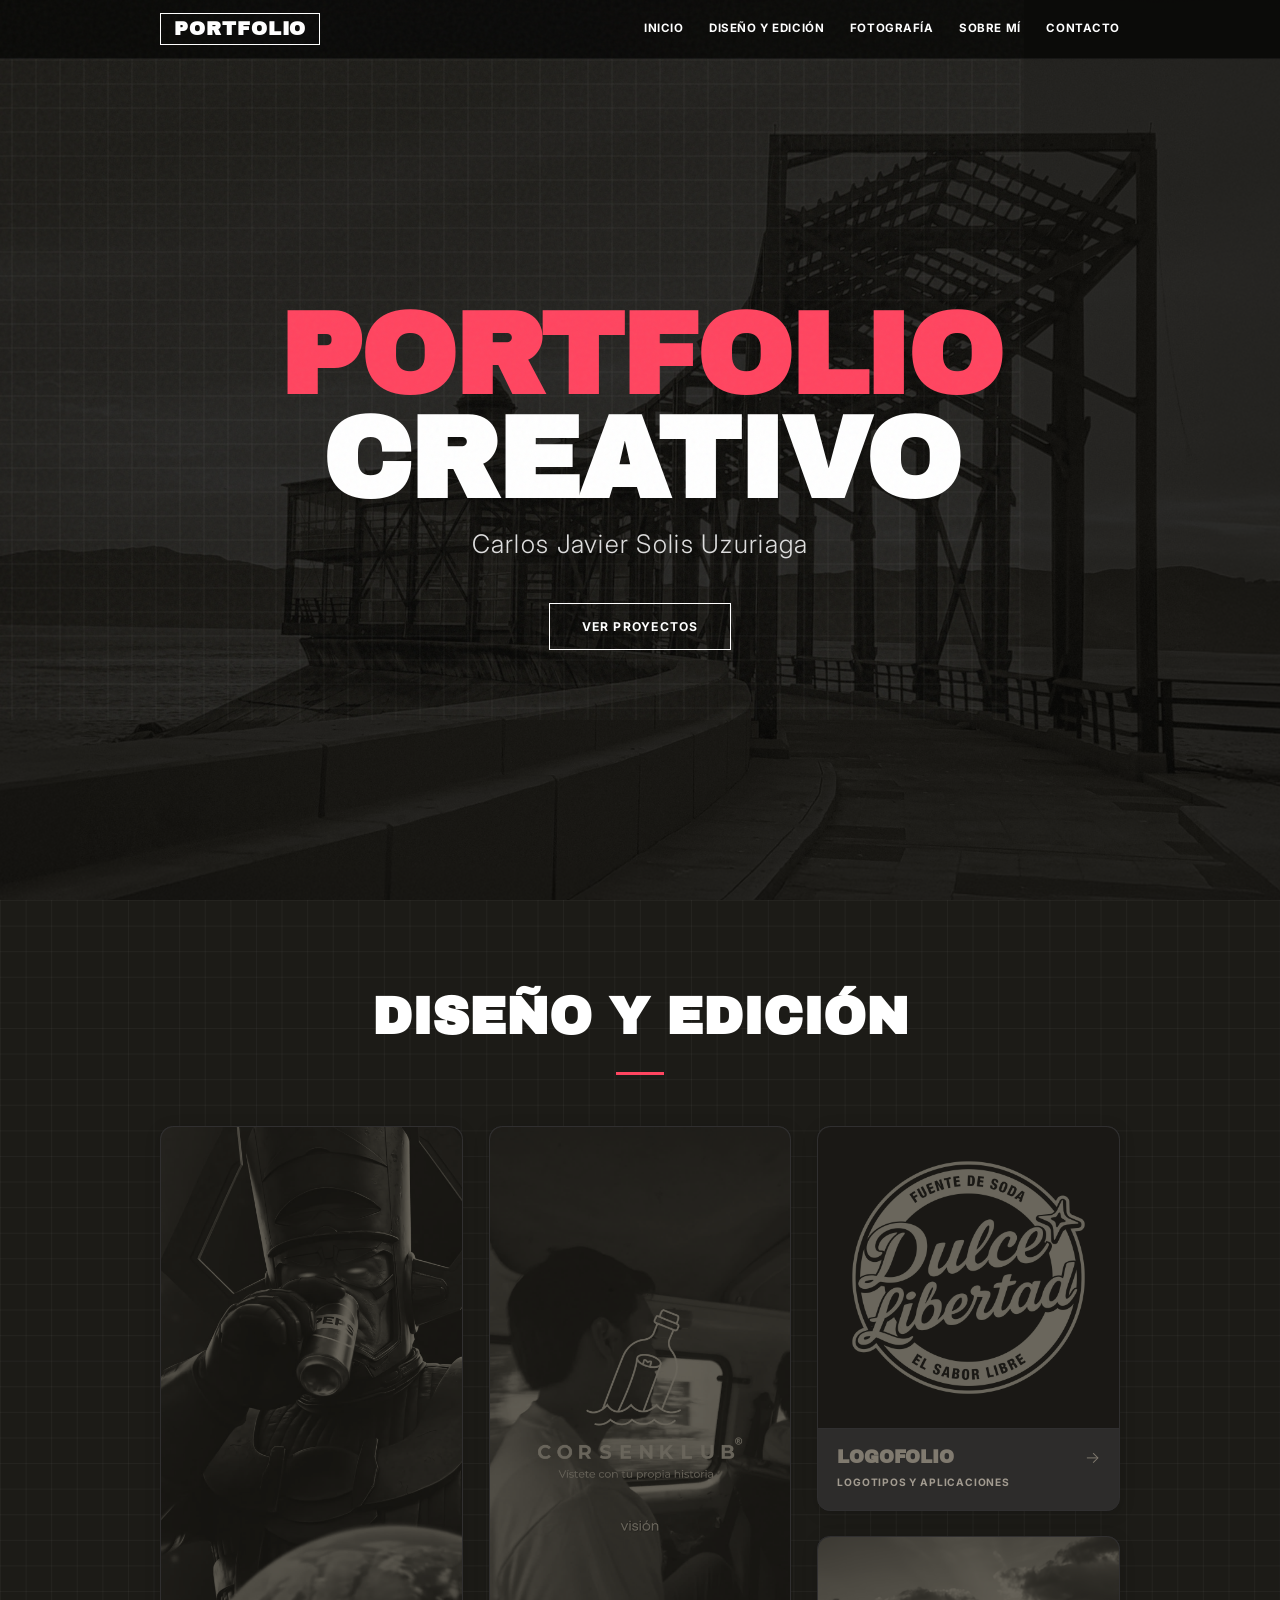
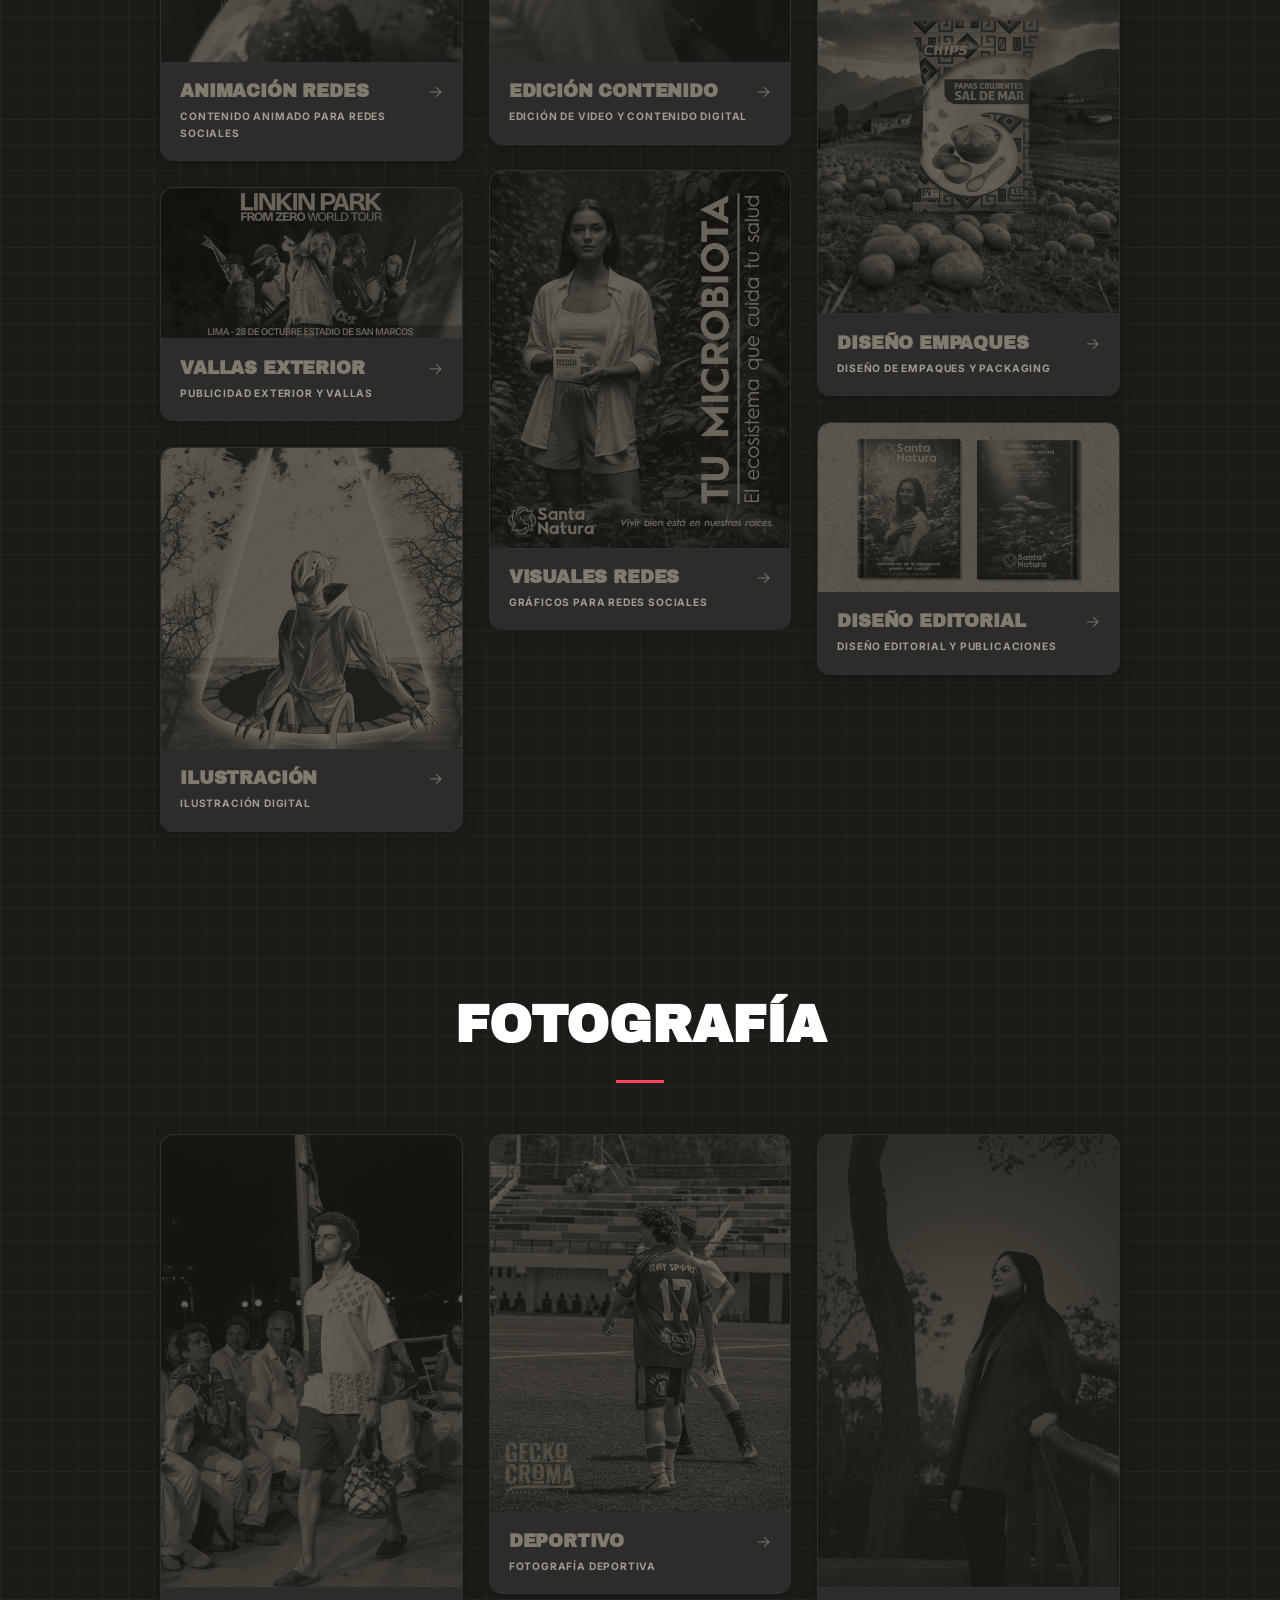
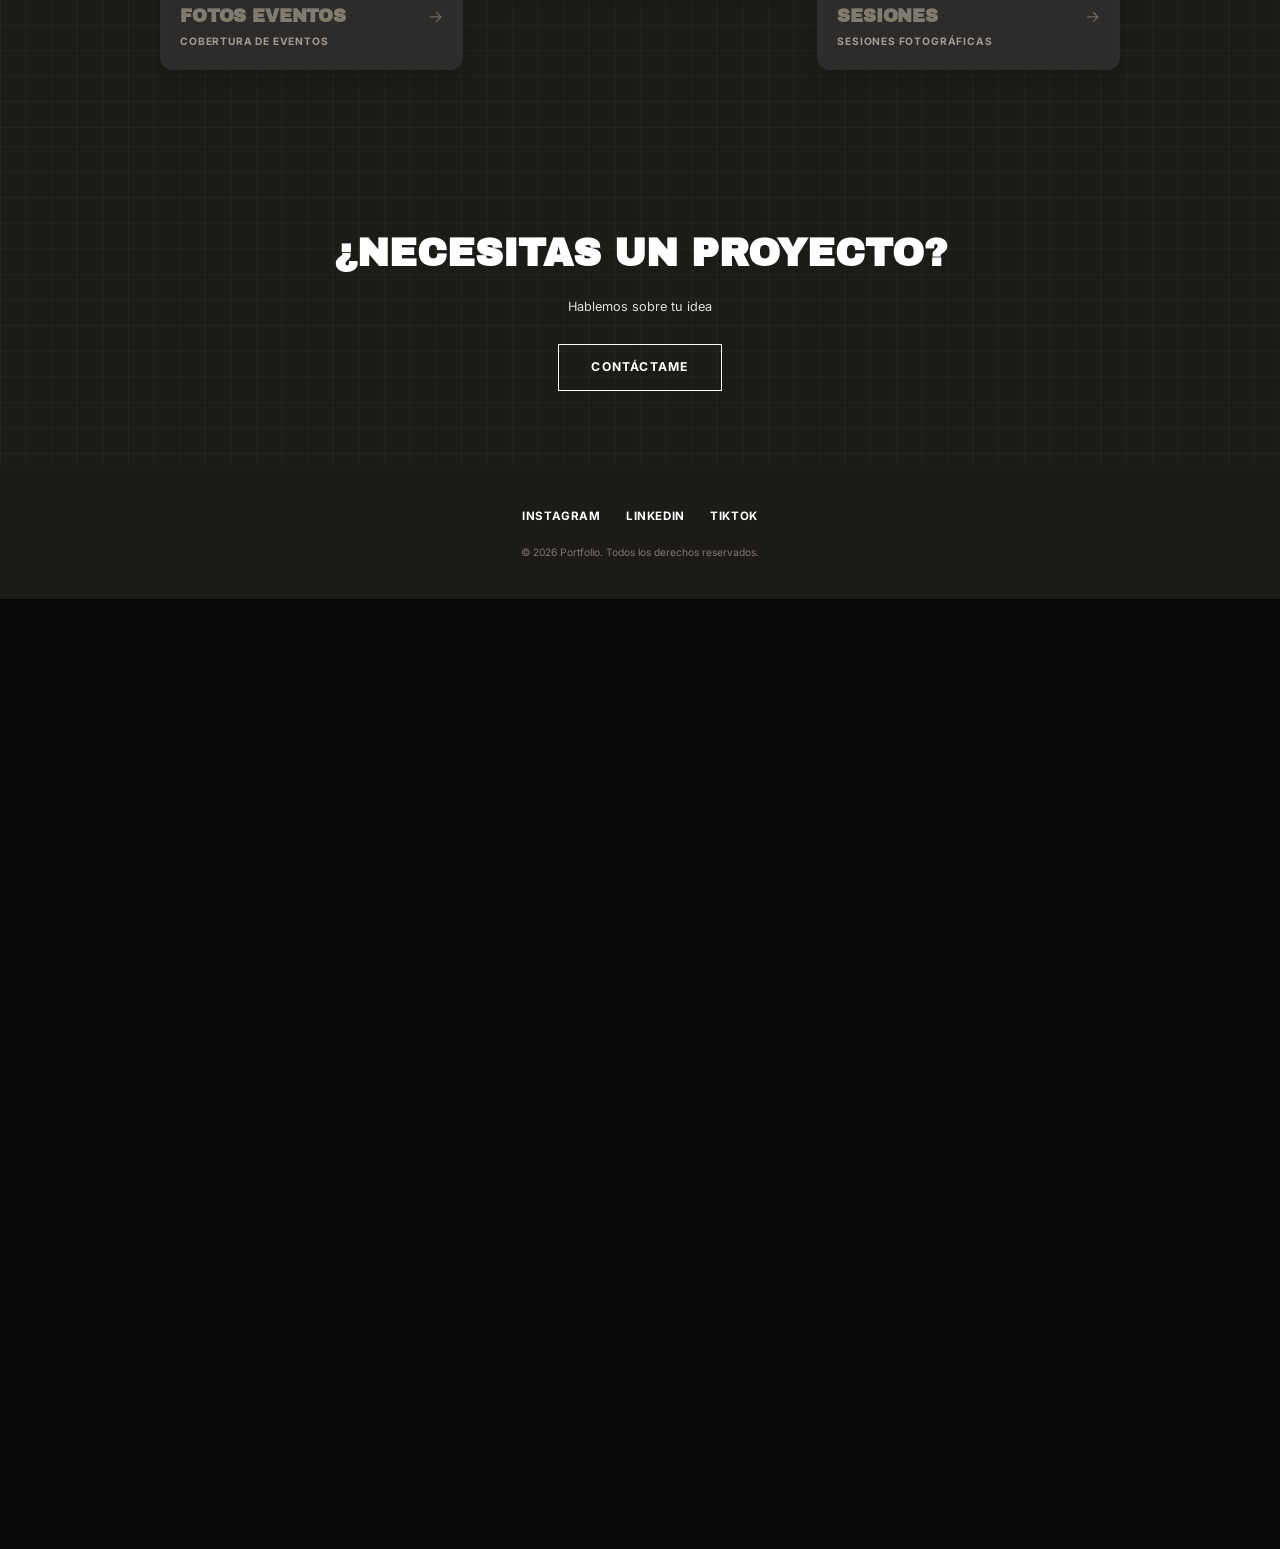
<file: index.html>
<!DOCTYPE html>
<html lang="es">
<head>
    <!-- Google Tag Manager -->
    <script>(function(w,d,s,l,i){w[l]=w[l]||[];w[l].push({'gtm.start':
    new Date().getTime(),event:'gtm.js'});var f=d.getElementsByTagName(s)[0],
    j=d.createElement(s),dl=l!='dataLayer'?'&l='+l:'';j.async=true;j.src=
    'https://www.googletagmanager.com/gtm.js?id='+i+dl;f.parentNode.insertBefore(j,f);
    })(window,document,'script','dataLayer','GTM-T3JWBS7L');</script>
    <!-- End Google Tag Manager -->
    <meta charset="UTF-8">
    <meta name="viewport" content="width=device-width, initial-scale=1.0">
    <title>Carlos Solis Uzuriaga | Portfolio de Diseño y Edición</title>

    <!-- Primary Meta Tags -->
    <meta name="title" content="Carlos Solis Uzuriaga | Portfolio de Diseño y Edición">
    <meta name="description" content="Portfolio creativo de Carlos Solis Uzuriaga. Servicios de diseño gráfico, edición de video, fotografía y motion graphics en Lima, Perú. Explora mis proyectos y contáctame.">
    <meta name="keywords" content="carlos solis uzuriaga, portfolio, diseño grafico, edicion de video, fotografia, animacion redes, lima, peru">
    <meta name="author" content="Carlos Solis Uzuriaga">
    <meta name="robots" content="index, follow">
    <link rel="canonical" href="https://carlossolisuzuriaga.com/">

    <!-- Open Graph / Facebook -->
    <meta property="og:type" content="website">
    <meta property="og:url" content="https://carlossolisuzuriaga.com/">
    <meta property="og:title" content="Carlos Solis Uzuriaga | Portfolio de Diseño y Edición">
    <meta property="og:description" content="Portfolio creativo de Carlos Solis Uzuriaga. Servicios de diseño gráfico, edición de video, fotografía y motion graphics en Lima, Perú. Explora mis proyectos y contáctame.">
    <meta property="og:image" content="https://carlossolisuzuriaga.com/assets/images/favicon-512x512.png">

    <!-- Twitter -->
    <meta property="twitter:card" content="summary_large_image">
    <meta property="twitter:url" content="https://carlossolisuzuriaga.com/">
    <meta property="twitter:title" content="Carlos Solis Uzuriaga | Portfolio de Diseño y Edición">
    <meta property="twitter:description" content="Portfolio creativo de Carlos Solis Uzuriaga. Servicios de diseño gráfico, edición de video, fotografía y motion graphics en Lima, Perú. Explora mis proyectos y contáctame.">
    <meta property="twitter:image" content="https://carlossolisuzuriaga.com/assets/images/favicon-512x512.png">

    <!-- Favicons -->
    <link rel="icon" type="image/x-icon" href="favicon/favicon.ico">
    <link rel="icon" type="image/png" sizes="16x16" href="favicon/favicon-16x16.png">
    <link rel="icon" type="image/png" sizes="32x32" href="favicon/favicon-32x32.png">
    <link rel="icon" type="image/png" sizes="192x192" href="favicon/favicon-192x192.png">
    <link rel="icon" type="image/svg+xml" href="favicon/favicon.svg">
    <link rel="apple-touch-icon" sizes="180x180" href="favicon/apple-touch-icon.png">

    <!-- Primary Meta Tags -->

    <!-- Open Graph / Facebook -->

    <!-- Twitter -->

    <!-- Favicons -->

    <link rel="stylesheet" href="css/styles.css?v=1.1.3">
    
    
    <link rel="preconnect" href="https://fonts.googleapis.com">
    <link rel="preconnect" href="https://fonts.gstatic.com" crossorigin>
    <link href="https://fonts.googleapis.com/css2?family=Archivo+Black&family=Inter:ital,wght@0,300;0,400;0,500;0,600;0,700;1,300;1,400;1,500;1,600;1,700&display=swap" rel="stylesheet">
    <style>
        /* Efecto Duotono en Blanco y Negro con colores de la paleta (#262524 y #F2DCC2) */
        .editorial-grid .card-image img,
        .editorial-grid .card-image video {
            filter: url(#duotone-filter);
            transition: filter 0.4s ease, transform 0.5s cubic-bezier(0.19, 1, 0.22, 1);
        }
        
        /* Desactivar filtro al pasar el cursor (recupera color original) */
        .editorial-grid .card:hover .card-image img,
        .editorial-grid .card:hover .card-image video {
            filter: none !important;
        }

        /* --- ESTILO DE TARJETAS SEPARADAS Y REDONDEADAS --- */
        
        /* Grid con separación (gap) y sin marco exterior */
        .editorial-grid {
            border: none !important;
            gap: 2rem !important;
            padding: 0 !important; /* Las tarjetas se alinean con los bordes de la página */
            width: calc(100% - 4rem) !important; /* Mantener márgenes a los lados en pantallas pequeñas */
            margin: 0 auto !important; /* Centrado horizontal */
            align-items: stretch !important; /* Estirar columnas para que mantengan la misma altura si es necesario, o mantener flex-start */
        }
        
        /* Asegurar que las columnas tengan alineación de altura natural */
        .editorial-grid.dark-grid {
            align-items: flex-start !important;
        }

        /* Columnas sin bordes y con separación vertical entre tarjetas */
        .editorial-grid .col {
            border: none !important;
            margin: 0 !important;
            gap: 2rem !important;
        }
        
        /* Tarjetas con esquinas redondeadas, fondo sólido y borde beige grueso de 2px */
        .editorial-grid .card {
            border: 2px solid var(--card-border, #302f30) !important; /* Borde de marco personalizado de 2px */
            border-radius: 16px !important;
            background: #2d2c2b !important; /* Fondo gris carbón elevado */
            overflow: hidden !important;
            transition: transform 0.4s cubic-bezier(0.16, 1, 0.3, 1), 
                        border-color 0.4s cubic-bezier(0.16, 1, 0.3, 1), 
                        box-shadow 0.4s cubic-bezier(0.16, 1, 0.3, 1) !important;
            box-shadow: 0 4px 20px rgba(0, 0, 0, 0.15) !important;
        }
        
        /* Comportamiento al pasar el cursor sobre la tarjeta */
        .editorial-grid .card:hover {
            transform: translateY(-8px) !important;
            border-color: var(--accent) !important; /* Borde rojo de acento al hover */
            box-shadow: 0 20px 40px rgba(0, 0, 0, 0.45) !important;
            background: #363433 !important; /* Resaltar fondo */
        }
        
        /* Redondear las esquinas inferiores del área de contenido */
        .editorial-grid .card-content {
            border-bottom-left-radius: 16px !important;
            border-bottom-right-radius: 16px !important;
            background: transparent !important;
            padding: 1.5rem !important;
        }
        
        /* Redondear las esquinas superiores del contenedor de imagen/video y agregar borde divisor beige de 2px */
        .editorial-grid .card-image {
            border-bottom: 2px solid var(--card-border, #302f30) !important; /* Borde divisor personalizado de 2px */
            border-top-left-radius: 16px !important;
            border-top-right-radius: 16px !important;
            overflow: hidden !important;
            transition: border-color 0.4s cubic-bezier(0.16, 1, 0.3, 1) !important;
        }

        /* Cambiar el divisor interior a rojo al pasar el cursor */
        .editorial-grid .card:hover .card-image {
            border-bottom-color: var(--accent) !important;
        }

        /* Corregir el hover de zoom de la imagen dentro de la tarjeta redondeada */
        .editorial-grid .card:hover .card-image img,
        .editorial-grid .card:hover .card-image video {
            transform: scale(1.05) !important;
        }

        /* Animación suave para la flecha indicadora */
        .editorial-grid .card-content h3::after {
            transition: transform 0.3s cubic-bezier(0.16, 1, 0.3, 1), color 0.3s !important;
        }
    </style>
</head>
<body>
    <!-- Google Tag Manager (noscript) -->
    <noscript><iframe src="https://www.googletagmanager.com/ns.html?id=GTM-T3JWBS7L"
    height="0" width="0" style="display:none;visibility:hidden"></iframe></noscript>
    <!-- End Google Tag Manager (noscript) -->
    <header class="header">
        <nav class="nav">
            <a href="index.html" class="logo">PORTFOLIO</a>
            <ul class="nav-menu">
                <li><a href="index.html" class="nav-link">Inicio</a></li>
                <li><a href="#diseno-edicion" class="nav-link">Diseño y Edición</a></li>
                <li><a href="#fotografia" class="nav-link">Fotografía</a></li>
                <li><a href="sobre-mi.html" class="nav-link">Sobre mí</a></li>
                <li><a href="contacto.html" class="nav-link">Contacto</a></li>
            </ul>
            <button class="menu-toggle" aria-label="Menú">
                <span></span>
                <span></span>
                <span></span>
            </button>
        </nav>
    </header>

    <main>
        <section class="hero">
            <div class="hero-bg"></div>
            <div class="hero-content">
                <h1 class="hero-title"><span>Portfolio</span><br>Creativo</h1>
                <p class="hero-name">Carlos Javier Solis Uzuriaga</p>
                <a href="#diseno-edicion" class="btn">Ver Proyectos</a>
            </div>
        </section>

        <div class="dark-grid-container">
            <section id="diseno-edicion" class="section dark-grid">
                <h2 class="section-title">Diseño y Edición</h2>
                <div class="editorial-grid dark-grid">
                    <div class="col">
                        <a href="servicios/animacion-redes.html" class="card">
                            <div class="card-image" style="aspect-ratio: 9/16">
                                <video src="assets/images/servicios/animacion-redes/Personales/pepsi.mp4" muted loop playsinline preload="metadata" poster="assets/images/servicios/animacion-redes/Personales/poster-pepsi.jpg"></video>
                            </div>
                            <div class="card-content">
                                <h3>Animación Redes</h3>
                                <p>Contenido animado para redes sociales</p>
                            </div>
                        </a>
                        <a href="servicios/vallas-publicidad.html" class="card">
                            <div class="card-image" style="aspect-ratio: 1920/962">
                                <img src="assets/images/servicios/vallas-publicidad/PERSONAL/poster-1.jpg" alt="Vallas Publicidad">
                            </div>
                            <div class="card-content">
                                <h3>Vallas Exterior</h3>
                                <p>Publicidad exterior y vallas</p>
                            </div>
                        </a>
                        <a href="servicios/ilustracion.html" class="card">
                            <div class="card-image" style="aspect-ratio: 1/1">
                                <img src="assets/images/servicios/ilustracion/ALBUM CONCEPTUAL/Mesa de trabajo 1.jpg" alt="Ilustración">
                            </div>
                            <div class="card-content">
                                <h3>Ilustración</h3>
                                <p>Ilustración digital</p>
                            </div>
                        </a>
                    </div>
                    <div class="col">
                        <a href="servicios/edicion-contenido.html" class="card">
                            <div class="card-image" style="aspect-ratio: 9/16">
                                <video src="assets/images/servicios/edicion-contenido/CORSENKLUB/2.mp4" muted loop playsinline preload="metadata" poster="assets/images/servicios/edicion-contenido/CORSENKLUB/poster-2.jpg"></video>
                            </div>
                            <div class="card-content">
                                <h3>Edición Contenido</h3>
                                <p>Edición de video y contenido digital</p>
                            </div>
                        </a>
                        <a href="servicios/visuales-redes.html" class="card">
                            <div class="card-image" style="aspect-ratio: 4/5">
                                <img src="assets/images/servicios/visuales-redes/TOCOSH/4.jpg" alt="Visuales Redes">
                            </div>
                            <div class="card-content">
                                <h3>Visuales Redes</h3>
                                <p>Gráficos para redes sociales</p>
                            </div>
                        </a>
                    </div>
                    <div class="col">
                        <a href="servicios/logofolio.html" class="card">
                            <div class="card-image" style="aspect-ratio: 1/1">
                                <img src="assets/images/servicios/logofolio-apps/Mesa de trabajo 2.jpg" alt="Logofolio Apps">
                            </div>
                            <div class="card-content">
                                <h3>Logofolio</h3>
                                <p>Logotipos y aplicaciones</p>
                            </div>
                        </a>
                        <a href="servicios/diseno-empaques.html" class="card">
                            <div class="card-image" style="aspect-ratio: 3277/4096">
                                <img src="assets/images/servicios/diseno-empaques/CHIPS/1.jpg" alt="Diseño Empaques">
                            </div>
                            <div class="card-content">
                                <h3>Diseño Empaques</h3>
                                <p>Diseño de empaques y packaging</p>
                            </div>
                        </a>
                        <a href="servicios/diseno-editorial.html" class="card">
                            <div class="card-image" style="aspect-ratio: 16/9">
                                <img src="assets/images/servicios/diseno-editorial/miniatura.jpg" alt="Diseño Editorial">
                            </div>
                            <div class="card-content">
                                <h3>Diseño Editorial</h3>
                                <p>Diseño editorial y publicaciones</p>
                            </div>
                        </a>
                    </div>
                </div>
            </section>

            <section id="fotografia" class="section dark-grid">
                <h2 class="section-title">Fotografía</h2>
                <div class="editorial-grid dark-grid">
                    <div class="col">
                        <a href="fotografia/fotos-eventos.html" class="card">
                            <div class="card-image" style="aspect-ratio: 2/3">
                                <img src="assets/images/fotografia/fotos-eventos/LEFS/_DSC4369.jpg" alt="Fotos Eventos">
                            </div>
                            <div class="card-content">
                                <h3>Fotos Eventos</h3>
                                <p>Cobertura de eventos</p>
                            </div>
                        </a>
                    </div>
                    <div class="col">
                        <a href="fotografia/fotos-deportivo.html" class="card">
                            <div class="card-image" style="aspect-ratio: 4/5">
                                <img src="assets/images/fotografia/fotos-deportivo/RAY%20SPORT/RAYSPORT%20INSTAGRAM%204-5-13.jpg" alt="Deportivo">
                            </div>
                            <div class="card-content">
                                <h3>Deportivo</h3>
                                <p>Fotografía deportiva</p>
                            </div>
                        </a>
                    </div>
                    <div class="col">
                        <a href="fotografia/fotos-sesiones.html" class="card">
                            <div class="card-image" style="aspect-ratio: 1/1">
                                <img src="assets/images/fotografia/fotos-sesiones/DENISSE/2.jpg" alt="Sesiones">
                            </div>
                            <div class="card-content">
                                <h3>Sesiones</h3>
                                <p>Sesiones fotográficas</p>
                            </div>
                        </a>
                    </div>
                </div>
            </section>

            <section class="cta dark-grid">
                <h2>¿Necesitas un proyecto?</h2>
                <p>Hablemos sobre tu idea</p>
                <a href="contacto.html" class="btn">Contáctame</a>
            </section>
        </div>
    </main>

    <footer class="footer">
        <div class="footer-content">
            <a href="https://www.instagram.com/carlossolisuzuriaga" target="_blank" class="social">Instagram</a>
            <a href="https://www.linkedin.com/in/carlos-solis-uzuriaga" target="_blank" class="social">LinkedIn</a>
            <a href="https://www.tiktok.com/@carlossolisuzuriaga" target="_blank" class="social">TikTok</a>
        </div>
        <p class="copyright">© 2026 Portfolio. Todos los derechos reservados.</p>
    </footer>

    <!-- Definición matemática del filtro Duotono SVG -->
    <svg style="display: none;">
        <filter id="duotone-filter">
            <!-- Conversión a escala de grises basada en luminancia -->
            <feColorMatrix type="matrix" values="0.2126 0.7152 0.0722 0 0
                                                 0.2126 0.7152 0.0722 0 0
                                                 0.2126 0.7152 0.0722 0 0
                                                 0      0      0      1 0"/>
            <!-- Mapeo de sombras a #262524 (0.149, 0.145, 0.141) y luces a #F2DCC2 (0.949, 0.863, 0.761) -->
            <feComponentTransfer>
                <feFuncR type="table" tableValues="0.067 0.416" />
                <feFuncG type="table" tableValues="0.063 0.400" />
                <feFuncB type="table" tableValues="0.051 0.361" />
            </feComponentTransfer>
        </filter>
    </svg>

    <script src="js/main.js?v=2.0.0"></script>
</body>
</html>
</file>
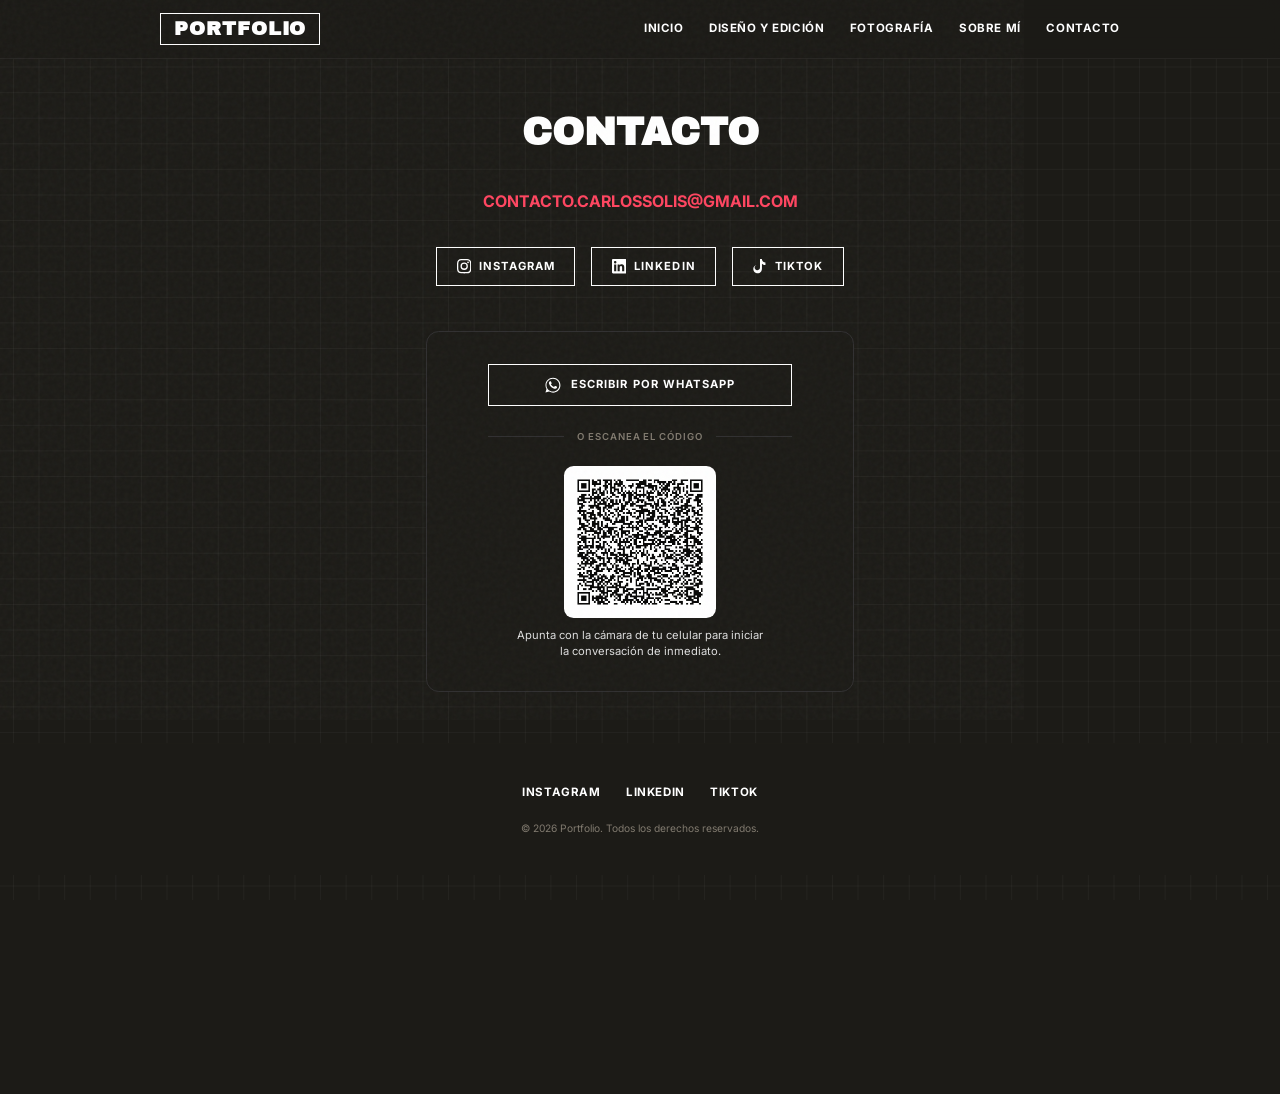
<file: contacto.html>
<!DOCTYPE html>
<html lang="es">
<head>
    <!-- Google Tag Manager -->
    <script>(function(w,d,s,l,i){w[l]=w[l]||[];w[l].push({'gtm.start':
    new Date().getTime(),event:'gtm.js'});var f=d.getElementsByTagName(s)[0],
    j=d.createElement(s),dl=l!='dataLayer'?'&l='+l:'';j.async=true;j.src=
    'https://www.googletagmanager.com/gtm.js?id='+i+dl;f.parentNode.insertBefore(j,f);
    })(window,document,'script','dataLayer','GTM-T3JWBS7L');</script>
    <!-- End Google Tag Manager -->
    <meta charset="UTF-8">
    <meta name="viewport" content="width=device-width, initial-scale=1.0">
    <title>Contacto | Carlos Solis Uzuriaga</title>

    <!-- Primary Meta Tags -->
    <meta name="title" content="Contacto | Carlos Solis Uzuriaga">
    <meta name="description" content="¿Tienes un proyecto de diseño o edición en mente? Ponte en contacto con Carlos Solis Uzuriaga para colaboraciones creativas y cotizaciones.">
    <meta name="keywords" content="contacto, carlos solis uzuriaga, correo, redes sociales, cotizacion">
    <meta name="author" content="Carlos Solis Uzuriaga">
    <meta name="robots" content="index, follow">
    <link rel="canonical" href="https://carlossolisuzuriaga.com/contacto.html">

    <!-- Open Graph / Facebook -->
    <meta property="og:type" content="website">
    <meta property="og:url" content="https://carlossolisuzuriaga.com/contacto.html">
    <meta property="og:title" content="Contacto | Carlos Solis Uzuriaga">
    <meta property="og:description" content="¿Tienes un proyecto de diseño o edición en mente? Ponte en contacto con Carlos Solis Uzuriaga para colaboraciones creativas y cotizaciones.">
    <meta property="og:image" content="https://carlossolisuzuriaga.com/assets/images/favicon-512x512.png">

    <!-- Twitter -->
    <meta property="twitter:card" content="summary_large_image">
    <meta property="twitter:url" content="https://carlossolisuzuriaga.com/contacto.html">
    <meta property="twitter:title" content="Contacto | Carlos Solis Uzuriaga">
    <meta property="twitter:description" content="¿Tienes un proyecto de diseño o edición en mente? Ponte en contacto con Carlos Solis Uzuriaga para colaboraciones creativas y cotizaciones.">
    <meta property="twitter:image" content="https://carlossolisuzuriaga.com/assets/images/favicon-512x512.png">

    <!-- Favicons -->
    <link rel="icon" type="image/x-icon" href="favicon/favicon.ico">
    <link rel="icon" type="image/png" sizes="16x16" href="favicon/favicon-16x16.png">
    <link rel="icon" type="image/png" sizes="32x32" href="favicon/favicon-32x32.png">
    <link rel="icon" type="image/png" sizes="192x192" href="favicon/favicon-192x192.png">
    <link rel="icon" type="image/svg+xml" href="favicon/favicon.svg">
    <link rel="apple-touch-icon" sizes="180x180" href="favicon/apple-touch-icon.png">

    <!-- Primary Meta Tags -->

    <!-- Open Graph / Facebook -->

    <!-- Twitter -->

    <!-- Favicons -->

    <link rel="stylesheet" href="css/styles.css?v=1.1.3">
    
    
    <link rel="preconnect" href="https://fonts.googleapis.com">
    <link rel="preconnect" href="https://fonts.gstatic.com" crossorigin>
    <link href="https://fonts.googleapis.com/css2?family=Archivo+Black&family=Inter:ital,wght@0,300;0,400;0,500;0,600;0,700;1,300;1,400;1,500;1,600;1,700&display=swap" rel="stylesheet">
    <style>
        .contact-info {
            display: flex;
            flex-direction: column;
            align-items: center;
            gap: 2rem;
            margin-bottom: 3.5rem;
        }
        .email-link {
            text-align: center;
        }
        .email-link a {
            color: var(--accent);
            font-size: 1.25rem;
            font-weight: 700;
            text-decoration: none;
            transition: color 0.3s ease;
        }
        .email-link a:hover {
            color: var(--accent-secondary);
        }
        .social-buttons-container {
            display: flex;
            justify-content: center;
            flex-wrap: wrap;
            gap: 1.25rem;
            width: 100%;
            margin-top: 0.5rem;
        }
        .social-btn {
            display: inline-flex;
            align-items: center;
            justify-content: center;
            gap: 10px;
            background-color: transparent;
            border: 2px solid var(--text);
            color: var(--text);
            padding: 12px 24px;
            font-family: var(--font-body);
            font-size: 14px;
            font-weight: 700;
            text-transform: uppercase;
            letter-spacing: 0.1em;
            cursor: pointer;
            text-decoration: none;
            transition: all 0.3s cubic-bezier(0.19, 1, 0.22, 1);
        }
        .social-btn:hover {
            border-color: var(--accent);
            color: var(--accent);
            background-color: rgba(242, 73, 73, 0.05);
            transform: translateY(-3px);
        }
        .social-btn svg {
            width: 18px;
            height: 18px;
            fill: currentColor;
        }
                                        /* --- ESTILOS DE CONTACTO POR WHATSAPP Y QR --- */
        .whatsapp-card {
            background: #1C1B17;
            border: 2px solid var(--card-border, #302f30);
            border-radius: 16px;
            padding: 2.5rem 2rem;
            display: flex;
            flex-direction: column;
            align-items: center;
            text-align: center;
            gap: 1.75rem;
            width: 100%;
            transition: border-color 0.3s ease;
        }
        .whatsapp-card:hover {
            border-color: #ffffff;
        }
                .whatsapp-btn {
            display: inline-flex;
            align-items: center;
            justify-content: center;
            gap: 12px;
            background-color: transparent;
            color: var(--text, #ffffff) !important;
            border: 2px solid var(--text, #ffffff);
            padding: 14px 28px;
            border-radius: 0;
            font-family: var(--font-body);
            font-size: 14px;
            font-weight: 700;
            text-transform: uppercase;
            letter-spacing: 0.1em;
            text-decoration: none;
            cursor: pointer;
            width: 100%;
            max-width: 380px;
            box-shadow: none;
            transition: all 0.3s cubic-bezier(0.19, 1, 0.22, 1);
        }
        .whatsapp-btn:hover {
            background-color: rgba(242, 73, 73, 0.05);
            border-color: var(--accent, #F24949);
            color: var(--accent, #F24949) !important;
            transform: translateY(-3px);
            box-shadow: none;
        }
        .whatsapp-btn svg {
            width: 20px;
            height: 20px;
            fill: currentColor;
            flex-shrink: 0;
            transition: fill 0.3s ease;
        }
        .whatsapp-divider {
            display: flex;
            align-items: center;
            width: 100%;
            max-width: 380px;
            gap: 1rem;
            color: var(--card-muted, #807A6F);
            font-size: 12px;
            text-transform: uppercase;
            letter-spacing: 0.1em;
            font-weight: 600;
        }
        .whatsapp-divider::before,
        .whatsapp-divider::after {
            content: "";
            flex: 1;
            height: 1px;
            background: var(--card-border, #302f30);
        }
        .whatsapp-qr-box {
            display: flex;
            flex-direction: column;
            align-items: center;
            gap: 0.75rem;
        }
        .qr-frame {
            background: #ffffff;
            padding: 10px;
            border-radius: 12px;
            display: inline-block;
            transition: transform 0.3s ease;
            text-decoration: none;
        }
        .qr-frame:hover {
            transform: scale(1.03);
        }
        .qr-frame img {
            width: 170px;
            height: 170px;
            display: block;
        }
        .qr-hint {
            color: var(--text-muted, #dedede);
            font-size: 14px;
            max-width: 320px;
            line-height: 1.4;
            margin: 0;
        }
        @media (max-width: 768px) {
            .whatsapp-card {
                padding: 2rem 1.25rem;
            }
            .whatsapp-btn {
                padding: 12px 20px;
                font-size: 13px;
            }
            .qr-frame img {
                width: 150px;
                height: 150px;
            }
        }
    </style>
</head>
<body class="dark-grid">
    <!-- Google Tag Manager (noscript) -->
    <noscript><iframe src="https://www.googletagmanager.com/ns.html?id=GTM-T3JWBS7L"
    height="0" width="0" style="display:none;visibility:hidden"></iframe></noscript>
    <!-- End Google Tag Manager (noscript) -->
    <header class="header">
        <nav class="nav">
            <a href="index.html" class="logo">PORTFOLIO</a>
            <ul class="nav-menu">
                <li><a href="index.html" class="nav-link">Inicio</a></li>
                <li><a href="index.html#diseno-edicion" class="nav-link">Diseño y Edición</a></li>
                <li><a href="index.html#fotografia" class="nav-link">Fotografía</a></li>
                <li><a href="sobre-mi.html" class="nav-link">Sobre mí</a></li>
                <li><a href="contacto.html" class="nav-link">Contacto</a></li>
            </ul>
            <button class="menu-toggle" aria-label="Menú">
                <span></span>
                <span></span>
                <span></span>
            </button>
        </nav>
    </header>

    <main>
        <section class="contact">
            <h1>CONTACTO</h1>
            
            <div class="contact-info">
                <div class="email-link">
                    <a href="mailto:contacto.carlossolis@gmail.com">CONTACTO.CARLOSSOLIS@GMAIL.COM</a>
                </div>
                <div class="social-buttons-container">
                    <a href="https://www.instagram.com/carlossolisuzuriaga" target="_blank" class="social-btn">
                        <svg viewBox="0 0 24 24" xmlns="http://www.w3.org/2000/svg">
                            <path d="M12 2.163c3.204 0 3.584.012 4.85.07 3.252.148 4.771 1.691 4.919 4.919.058 1.265.069 1.645.069 4.849 0 3.205-.012 3.584-.069 4.849-.149 3.225-1.664 4.771-4.919 4.919-1.266.058-1.644.07-4.85.07-3.204 0-3.584-.012-4.849-.07-3.26-.149-4.771-1.699-4.919-4.92-.058-1.265-.07-1.644-.07-4.849 0-3.204.013-3.583.07-4.849.149-3.227 1.664-4.771 4.919-4.919 1.266-.069 1.645-.069 4.849-.069zM12 0C8.741 0 8.333.014 7.053.072 2.695.272.273 2.69.073 7.051.014 8.333 0 8.741 0 12c0 3.259.014 3.668.072 4.948.2 4.358 2.618 6.78 6.98 6.98 1.281.058 1.689.072 4.948.072 3.259 0 3.668-.014 4.948-.072 4.354-.2 6.782-2.618 6.979-6.98.059-1.28.073-1.689.073-4.948 0-3.259-.014-3.667-.072-4.947-.196-4.354-2.617-6.78-6.979-6.98C15.668.014 15.259 0 12 0zm0 5.838a6.162 6.162 0 1 0 0 12.324 6.162 6.162 0 0 0 0-12.324zM12 16a4 4 0 1 1 0-8 4 4 0 0 1 0 8zm6.406-11.845a1.44 1.44 0 1 0 0 2.881 1.44 1.44 0 0 0 0-2.881z"/>
                        </svg>
                        <span>Instagram</span>
                    </a>
                    <a href="https://www.linkedin.com/in/carlos-solis-uzuriaga" target="_blank" class="social-btn">
                        <svg viewBox="0 0 24 24" xmlns="http://www.w3.org/2000/svg">
                            <path d="M22.23 0H1.77C.8 0 0 .77 0 1.72v20.56C0 23.23.8 24 1.77 24h20.46c.98 0 1.77-.77 1.77-1.72V1.72C24 .77 23.2 0 22.23 0zM7.12 20.45H3.56V9h3.56v11.45zM5.34 7.43c-1.14 0-2.06-.92-2.06-2.06 0-1.14.92-2.06 2.06-2.06 1.14 0 2.06.92 2.06 2.06 0 1.14-.92 2.06-2.06 2.06zM20.45 20.45h-3.56v-5.6c0-1.34-.03-3.05-1.86-3.05-1.86 0-2.14 1.45-2.14 2.95v5.7h-3.56V9h3.42v1.56h.05c.48-.9 1.64-1.85 3.37-1.85 3.6 0 4.27 2.37 4.27 5.45v6.29z"/>
                        </svg>
                        <span>LinkedIn</span>
                    </a>
                    <a href="https://www.tiktok.com/@carlossolisuzuriaga" target="_blank" class="social-btn">
                        <svg viewBox="0 0 24 24" xmlns="http://www.w3.org/2000/svg">
                            <path d="M12.525.02c1.31-.02 2.61-.01 3.91-.02.08 1.53.63 3.09 1.75 4.17 1.12 1.11 2.7 1.62 4.24 1.79v4.03c-1.44-.05-2.89-.35-4.2-.97-.57-.26-1.1-.59-1.62-.98-.01 2.92.01 5.84-.02 8.75-.08 1.4-.54 2.79-1.35 3.92-1.88 2.63-5.31 3.75-8.3 2.78-3.06-.97-5.12-4.14-4.8-7.36.24-3.19 2.76-5.89 5.96-6.12.98-.08 1.96.07 2.9.43V10.3c-1.04-.51-2.24-.62-3.36-.31-1.87.5-3.21 2.18-3.27 4.12-.11 2.34 1.69 4.47 4.02 4.62 2.33.19 4.54-1.34 4.88-3.64.08-.57.06-1.14.06-1.72V.02z"/>
                        </svg>
                        <span>TikTok</span>
                    </a>
                </div>
            </div>

                        <div class="whatsapp-card">
                <a href="https://wa.me/51930871217?text=%C2%A1Hola%21%20Vi%20tu%20portafolio%20y%20me%20interesan%20tus%20servicios%2C%20%C2%BFme%20podr%C3%ADas%20brindar%20mayor%20informaci%C3%B3n%3F" target="_blank" rel="noopener noreferrer" class="whatsapp-btn">
                    <svg viewBox="0 0 24 24" xmlns="http://www.w3.org/2000/svg">
                        <path d="M17.472 14.382c-.301-.15-1.78-.877-2.056-.977-.276-.1-.477-.15-.678.15-.2.301-.778.977-.954 1.178-.175.2-.351.226-.652.075-.301-.15-1.272-.469-2.423-1.496-.896-.799-1.501-1.786-1.677-2.087-.175-.301-.019-.464.131-.614.136-.135.301-.351.452-.527.15-.175.2-.301.3-.501.1-.2.05-.376-.025-.526-.075-.15-.678-1.631-.929-2.234-.244-.588-.493-.508-.678-.517-.175-.009-.376-.009-.577-.009-.2 0-.527.075-.803.376-.276.301-1.054 1.03-1.054 2.511 0 1.482 1.079 2.912 1.23 3.113.15.2 2.123 3.242 5.143 4.547.719.31 1.28.496 1.718.635.722.23 1.378.197 1.897.12.578-.087 1.78-.727 2.031-1.43.251-.703.251-1.305.176-1.43-.075-.126-.276-.201-.577-.352zm-5.435 7.422C6.46 21.804 2.196 17.54 2.196 12.28 2.196 6.966 6.514 2.65 11.83 2.65c5.316 0 9.633 4.316 9.633 9.63 0 5.263-4.263 9.524-9.426 9.524zm0-20.672C5.64 1.132.72 6.052.72 12.242c0 2.02.534 3.988 1.547 5.723L.68 23.32l5.518-1.447a11.455 11.455 0 0 0 5.84 1.597c6.19 0 11.11-4.92 11.11-11.11 0-6.19-4.92-11.11-11.11-11.11z"/>
                    </svg>
                    <span>Escribir por WhatsApp</span>
                </a>

                <div class="whatsapp-divider">
                    <span>O escanea el código</span>
                </div>

                <div class="whatsapp-qr-box">
                    <a href="https://wa.me/51930871217?text=%C2%A1Hola%21%20Vi%20tu%20portafolio%20y%20me%20interesan%20tus%20servicios%2C%20%C2%BFme%20podr%C3%ADas%20brindar%20mayor%20informaci%C3%B3n%3F" target="_blank" rel="noopener noreferrer" class="qr-frame" title="Escanear o hacer clic para abrir WhatsApp">
                        <img src="assets/images/qr-whatsapp.png" alt="Código QR WhatsApp Carlos Solis Uzuriaga">
                    </a>
                    <p class="qr-hint">Apunta con la cámara de tu celular para iniciar la conversación de inmediato.</p>
                </div>
            </div>
        </section>
    </main>

    <footer class="footer">
        <div class="footer-content">
            <a href="https://www.instagram.com/carlossolisuzuriaga" target="_blank" class="social">Instagram</a>
            <a href="https://www.linkedin.com/in/carlos-solis-uzuriaga" target="_blank" class="social">LinkedIn</a>
            <a href="https://www.tiktok.com/@carlossolisuzuriaga" target="_blank" class="social">TikTok</a>
        </div>
        <p class="copyright">© 2026 Portfolio. Todos los derechos reservados.</p>
    </footer>

    <script src="js/main.js"></script>
</body>
</html>
</file>
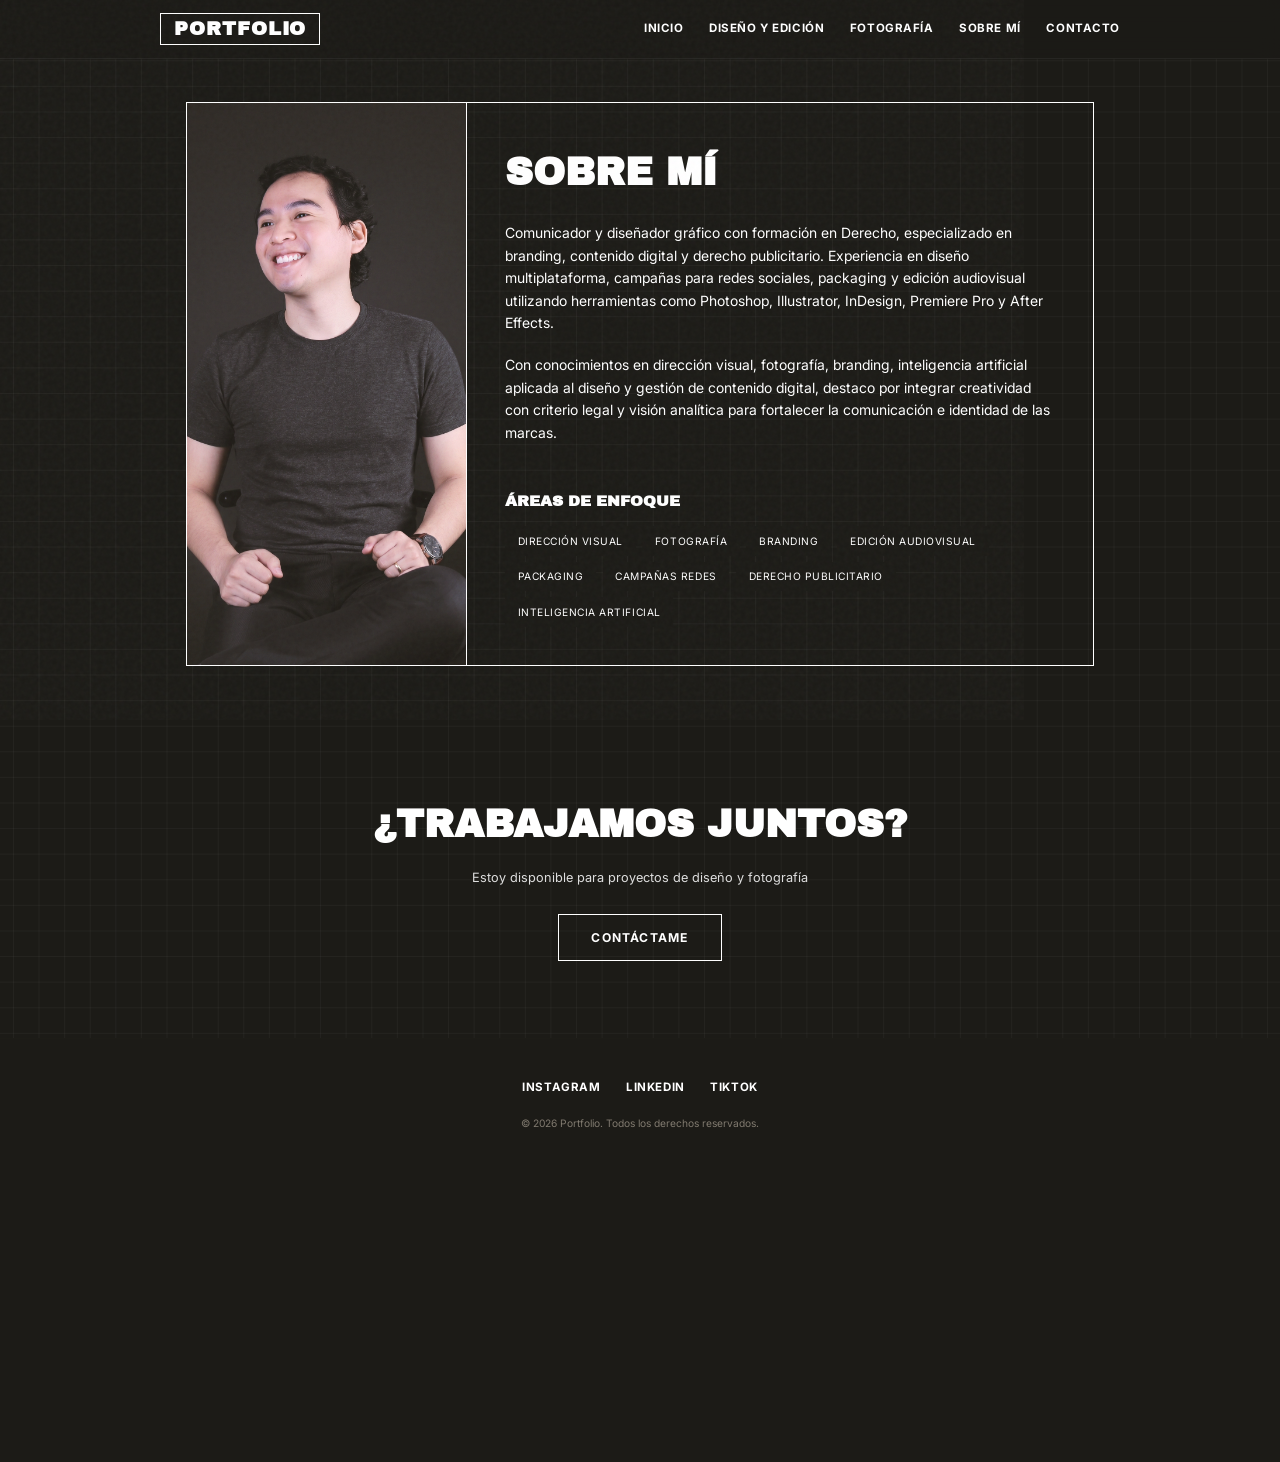
<file: sobre-mi.html>
<!DOCTYPE html>
<html lang="es">
<head>
    <!-- Google Tag Manager -->
    <script>(function(w,d,s,l,i){w[l]=w[l]||[];w[l].push({'gtm.start':
    new Date().getTime(),event:'gtm.js'});var f=d.getElementsByTagName(s)[0],
    j=d.createElement(s),dl=l!='dataLayer'?'&l='+l:'';j.async=true;j.src=
    'https://www.googletagmanager.com/gtm.js?id='+i+dl;f.parentNode.insertBefore(j,f);
    })(window,document,'script','dataLayer','GTM-T3JWBS7L');</script>
    <!-- End Google Tag Manager -->
    <meta charset="UTF-8">
    <meta name="viewport" content="width=device-width, initial-scale=1.0">
    <title>Sobre Mí | Carlos Solis Uzuriaga</title>

    <!-- Primary Meta Tags -->
    <meta name="title" content="Sobre Mí | Carlos Solis Uzuriaga">
    <meta name="description" content="Conoce la trayectoria, habilidades and enfoque creativo de Carlos Solis Uzuriaga, diseñador gráfico y editor de video apasionado por el impacto visual.">
    <meta name="keywords" content="carlos solis uzuriaga, sobre mi, perfil, disenador grafico, editor de video, trayectoria">
    <meta name="author" content="Carlos Solis Uzuriaga">
    <meta name="robots" content="index, follow">
    <link rel="canonical" href="https://carlossolisuzuriaga.com/sobre-mi.html">

    <!-- Open Graph / Facebook -->
    <meta property="og:type" content="website">
    <meta property="og:url" content="https://carlossolisuzuriaga.com/sobre-mi.html">
    <meta property="og:title" content="Sobre Mí | Carlos Solis Uzuriaga">
    <meta property="og:description" content="Conoce la trayectoria, habilidades and enfoque creativo de Carlos Solis Uzuriaga, diseñador gráfico y editor de video apasionado por el impacto visual.">
    <meta property="og:image" content="https://carlossolisuzuriaga.com/assets/images/favicon-512x512.png">

    <!-- Twitter -->
    <meta property="twitter:card" content="summary_large_image">
    <meta property="twitter:url" content="https://carlossolisuzuriaga.com/sobre-mi.html">
    <meta property="twitter:title" content="Sobre Mí | Carlos Solis Uzuriaga">
    <meta property="twitter:description" content="Conoce la trayectoria, habilidades and enfoque creativo de Carlos Solis Uzuriaga, diseñador gráfico y editor de video apasionado por el impacto visual.">
    <meta property="twitter:image" content="https://carlossolisuzuriaga.com/assets/images/favicon-512x512.png">

    <!-- Favicons -->
    <link rel="icon" type="image/x-icon" href="favicon/favicon.ico">
    <link rel="icon" type="image/png" sizes="16x16" href="favicon/favicon-16x16.png">
    <link rel="icon" type="image/png" sizes="32x32" href="favicon/favicon-32x32.png">
    <link rel="icon" type="image/png" sizes="192x192" href="favicon/favicon-192x192.png">
    <link rel="icon" type="image/svg+xml" href="favicon/favicon.svg">
    <link rel="apple-touch-icon" sizes="180x180" href="favicon/apple-touch-icon.png">

    <!-- Primary Meta Tags -->

    <!-- Open Graph / Facebook -->

    <!-- Twitter -->

    <!-- Favicons -->

    <link rel="stylesheet" href="css/styles.css?v=1.1.3">
    
    
    <link rel="preconnect" href="https://fonts.googleapis.com">
    <link rel="preconnect" href="https://fonts.gstatic.com" crossorigin>
    <link href="https://fonts.googleapis.com/css2?family=Archivo+Black&family=Inter:ital,wght@0,300;0,400;0,500;0,600;0,700;1,300;1,400;1,500;1,600;1,700&display=swap" rel="stylesheet">
</head>
<body class="dark-grid">
    <!-- Google Tag Manager (noscript) -->
    <noscript><iframe src="https://www.googletagmanager.com/ns.html?id=GTM-T3JWBS7L"
    height="0" width="0" style="display:none;visibility:hidden"></iframe></noscript>
    <!-- End Google Tag Manager (noscript) -->
    <header class="header">
        <nav class="nav">
            <a href="index.html" class="logo">PORTFOLIO</a>
            <ul class="nav-menu">
                <li><a href="index.html" class="nav-link">Inicio</a></li>
                <li><a href="index.html#diseno-edicion" class="nav-link">Diseño y Edición</a></li>
                <li><a href="index.html#fotografia" class="nav-link">Fotografía</a></li>
                <li><a href="sobre-mi.html" class="nav-link">Sobre mí</a></li>
                <li><a href="contacto.html" class="nav-link">Contacto</a></li>
            </ul>
            <button class="menu-toggle" aria-label="Menú">
                <span></span>
                <span></span>
                <span></span>
            </button>
        </nav>
    </header>

    <main>
        <section class="about">
            <div class="about-content">
                <div class="about-image">
                    <img src="assets/images/sobre-mi/Sin%20t%C3%ADtulo-1%20V4.jpg" alt="Foto de perfil Carlos Javier Solis Uzuriaga">
                </div>
                <div class="about-text">
                    <h2>Sobre mí</h2>
                    <p>Comunicador y diseñador gráfico con formación en Derecho, especializado en branding, contenido digital y derecho publicitario. Experiencia en diseño multiplataforma, campañas para redes sociales, packaging y edición audiovisual utilizando herramientas como Photoshop, Illustrator, InDesign, Premiere Pro y After Effects.</p>
                    <p>Con conocimientos en dirección visual, fotografía, branding, inteligencia artificial aplicada al diseño y gestión de contenido digital, destaco por integrar creatividad con criterio legal y visión analítica para fortalecer la comunicación e identidad de las marcas.</p>
                    
                    <div class="skills">
                        <h3>Áreas de Enfoque</h3>
                        <div class="skills-list">
                            <span class="skill-tag">Dirección Visual</span>
                            <span class="skill-tag">Fotografía</span>
                            <span class="skill-tag">Branding</span>
                            <span class="skill-tag">Edición Audiovisual</span>
                            <span class="skill-tag">Packaging</span>
                            <span class="skill-tag">Campañas Redes</span>
                            <span class="skill-tag">Derecho Publicitario</span>
                            <span class="skill-tag">Inteligencia Artificial</span>
                        </div>
                    </div>
                </div>
            </div>
        </section>

        <section class="cta dark-grid">
            <h2>¿Trabajamos juntos?</h2>
            <p>Estoy disponible para proyectos de diseño y fotografía</p>
            <a href="contacto.html" class="btn">Contáctame</a>
        </section>
    </main>

    <footer class="footer">
        <div class="footer-content">
            <a href="https://www.instagram.com/carlossolisuzuriaga" target="_blank" class="social">Instagram</a>
            <a href="https://www.linkedin.com/in/carlos-solis-uzuriaga" target="_blank" class="social">LinkedIn</a>
            <a href="https://www.tiktok.com/@carlossolisuzuriaga" target="_blank" class="social">TikTok</a>
        </div>
        <p class="copyright">© 2026 Portfolio. Todos los derechos reservados.</p>
    </footer>

    <script src="js/main.js"></script>
</body>
</html>
</file>
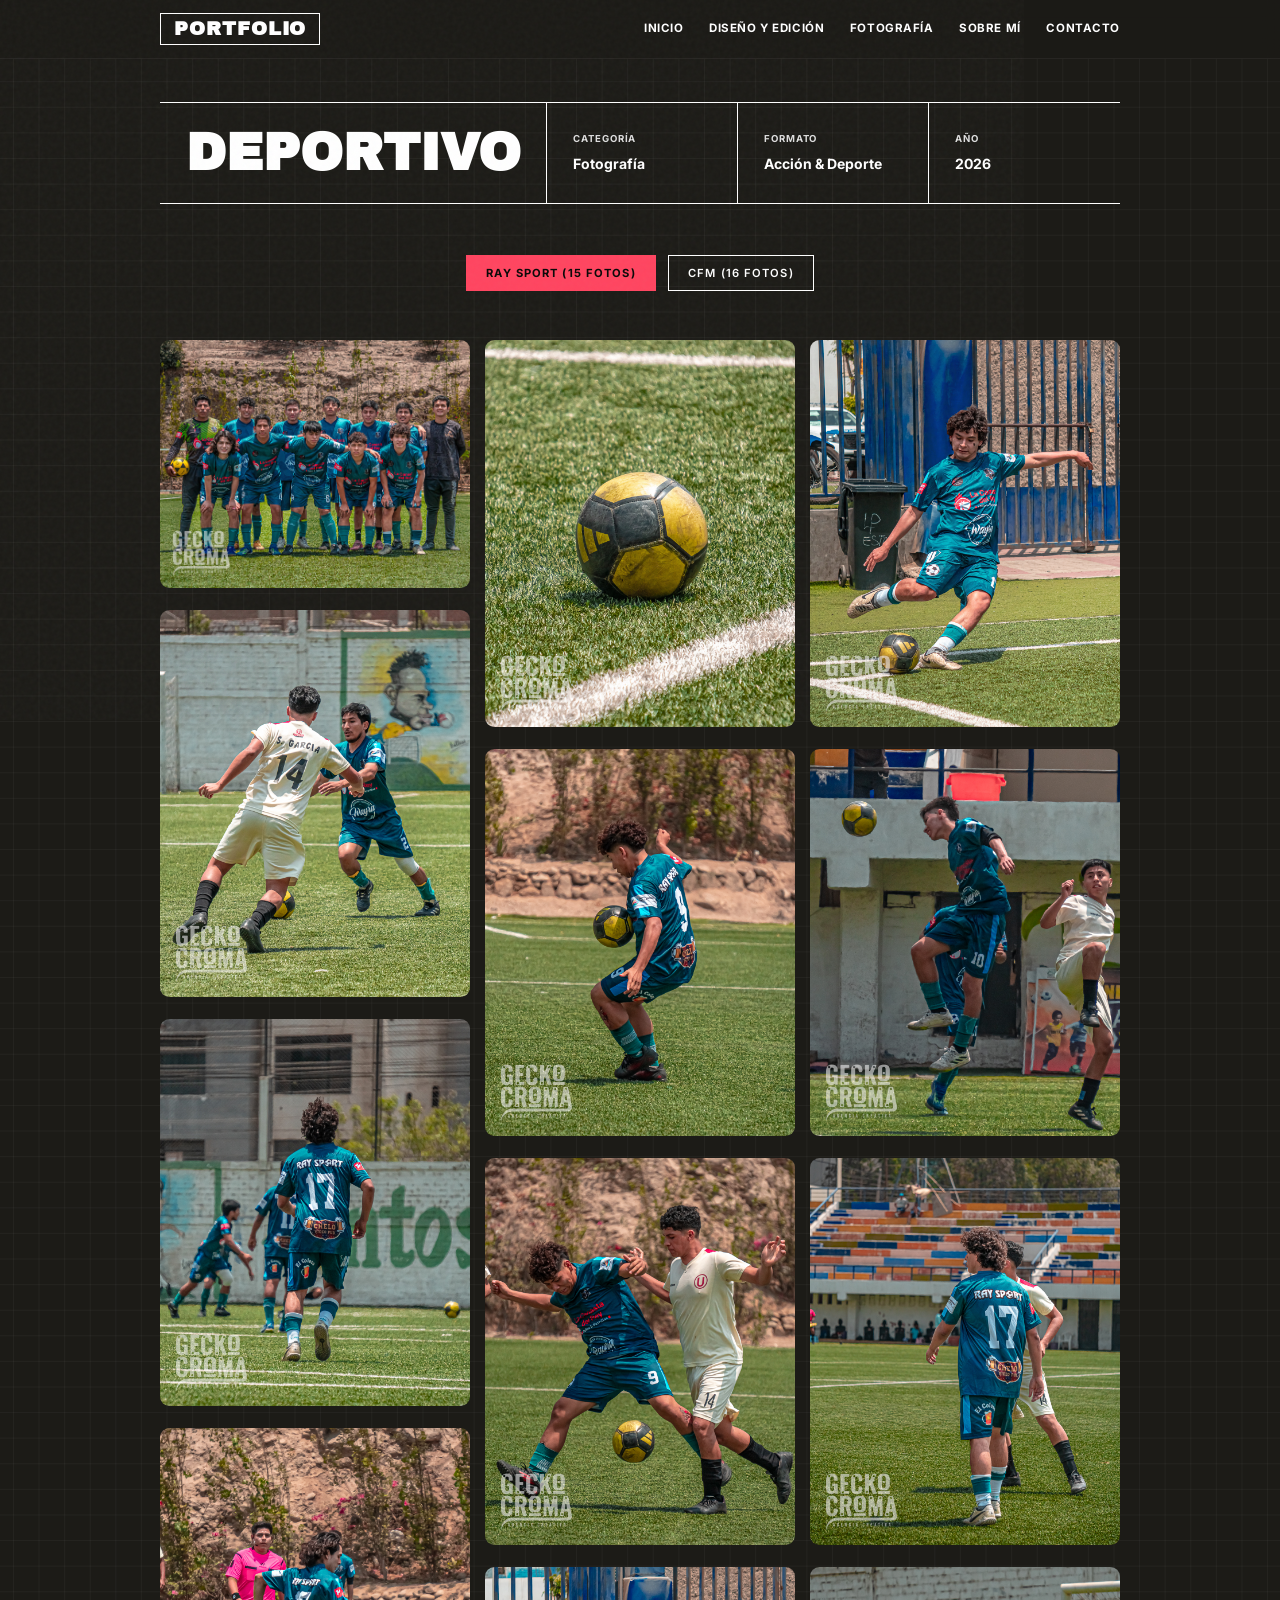
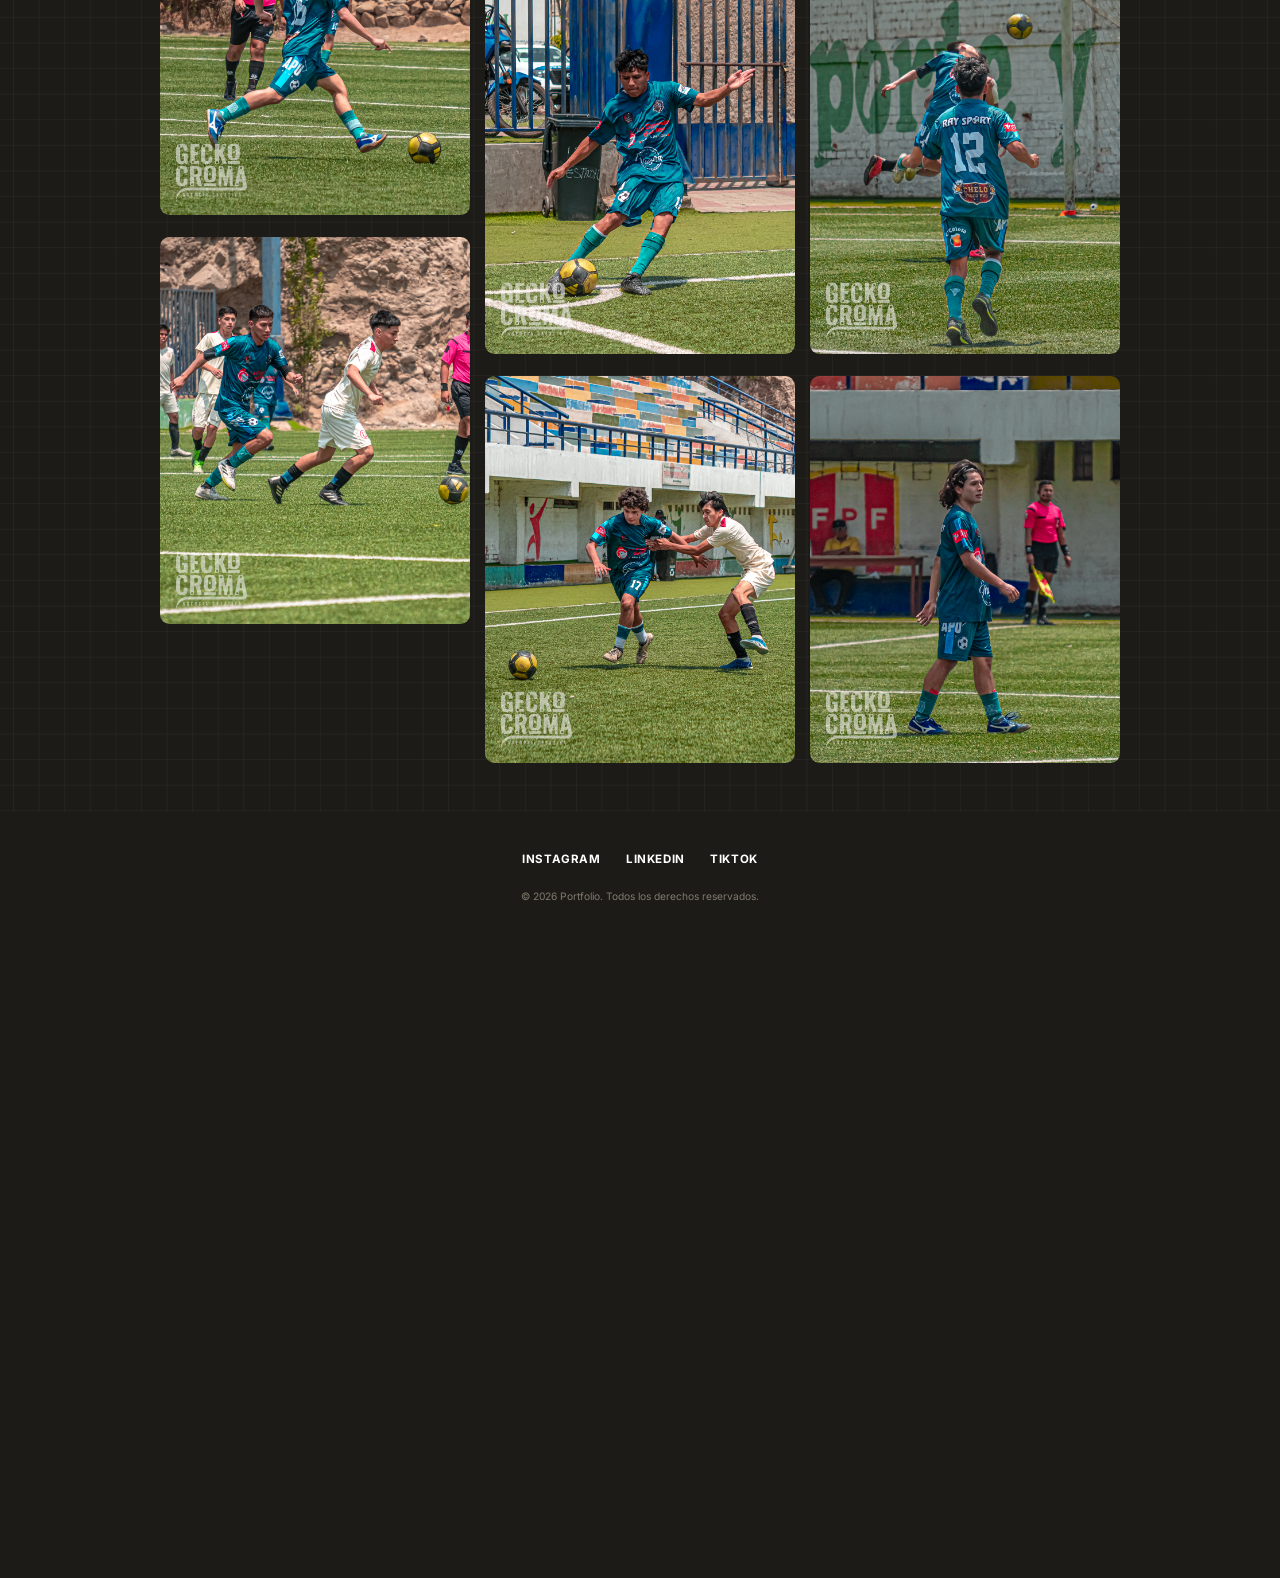
<file: fotografia/fotos-deportivo.html>
<!DOCTYPE html>
<html lang="es">
<head>
    <!-- Google Tag Manager -->
    <script>(function(w,d,s,l,i){w[l]=w[l]||[];w[l].push({'gtm.start':
    new Date().getTime(),event:'gtm.js'});var f=d.getElementsByTagName(s)[0],
    j=d.createElement(s),dl=l!='dataLayer'?'&l='+l:'';j.async=true;j.src=
    'https://www.googletagmanager.com/gtm.js?id='+i+dl;f.parentNode.insertBefore(j,f);
    })(window,document,'script','dataLayer','GTM-T3JWBS7L');</script>
    <!-- End Google Tag Manager -->
    <meta charset="UTF-8">
    <meta name="viewport" content="width=device-width, initial-scale=1.0">
    <title>Fotografía Deportiva | Carlos Solis Uzuriaga</title>

    <!-- Primary Meta Tags -->
    <meta name="title" content="Fotografía Deportiva | Carlos Solis Uzuriaga">
    <meta name="description" content="Galería de fotos deportivas de alta velocidad por Carlos Solis Uzuriaga. Capturando la pasión en Ray Sport y CFM.">
    <meta name="keywords" content="fotografia deportiva, ray sport, cfm, deportes, fotos de accion, carlos solis uzuriaga">
    <meta name="author" content="Carlos Solis Uzuriaga">
    <meta name="robots" content="index, follow">
    <link rel="canonical" href="https://carlossolisuzuriaga.com/fotografia/fotos-deportivo.html">

    <!-- Open Graph / Facebook -->
    <meta property="og:type" content="website">
    <meta property="og:url" content="https://carlossolisuzuriaga.com/fotografia/fotos-deportivo.html">
    <meta property="og:title" content="Fotografía Deportiva | Carlos Solis Uzuriaga">
    <meta property="og:description" content="Galería de fotos deportivas de alta velocidad por Carlos Solis Uzuriaga. Capturando la pasión en Ray Sport y CFM.">
    <meta property="og:image" content="https://carlossolisuzuriaga.com/assets/images/favicon-512x512.png">

    <!-- Twitter -->
    <meta property="twitter:card" content="summary_large_image">
    <meta property="twitter:url" content="https://carlossolisuzuriaga.com/fotografia/fotos-deportivo.html">
    <meta property="twitter:title" content="Fotografía Deportiva | Carlos Solis Uzuriaga">
    <meta property="twitter:description" content="Galería de fotos deportivas de alta velocidad por Carlos Solis Uzuriaga. Capturando la pasión en Ray Sport y CFM.">
    <meta property="twitter:image" content="https://carlossolisuzuriaga.com/assets/images/favicon-512x512.png">

    <!-- Favicons -->
    <link rel="icon" type="image/x-icon" href="../favicon/favicon.ico">
    <link rel="icon" type="image/png" sizes="16x16" href="../favicon/favicon-16x16.png">
    <link rel="icon" type="image/png" sizes="32x32" href="../favicon/favicon-32x32.png">
    <link rel="icon" type="image/png" sizes="192x192" href="../favicon/favicon-192x192.png">
    <link rel="icon" type="image/svg+xml" href="../favicon/favicon.svg">
    <link rel="apple-touch-icon" sizes="180x180" href="../favicon/apple-touch-icon.png">

    <!-- Primary Meta Tags -->

    <!-- Open Graph / Facebook -->

    <!-- Twitter -->

    <!-- Favicons -->

    <link rel="stylesheet" href="../css/styles.css?v=1.1.3">
    
    
    <link rel="preconnect" href="https://fonts.googleapis.com">
    <link rel="preconnect" href="https://fonts.gstatic.com" crossorigin>
    <link href="https://fonts.googleapis.com/css2?family=Archivo+Black&family=Inter:ital,wght@0,300;0,400;0,500;0,600;0,700;1,300;1,400;1,500;1,600;1,700&display=swap" rel="stylesheet">
    <style>
        .gallery-tabs-container {
            display: flex;
            justify-content: center;
            gap: 15px;
            margin: 30px auto;
            max-width: 1200px;
            padding: 0 20px;
        }
        .gallery-tab-btn {
            background-color: transparent;
            border: 2px solid var(--text, #262524);
            color: var(--text, #262524);
            padding: 12px 24px;
            font-family: var(--font-body);
            font-size: 14px;
            font-weight: 600;
            text-transform: uppercase;
            letter-spacing: 0.1em;
            cursor: pointer;
            transition: all 0.3s ease;
        }
        .gallery-tab-btn:hover {
            border-color: var(--accent);
            color: var(--accent);
            background-color: rgba(242, 73, 73, 0.05);
        }
        .gallery-tab-btn.active {
            background-color: var(--accent);
            border-color: var(--accent);
            color: var(--bg, #F2DCC2);
            font-weight: 700;
        }
        .gallery-section-title {
            display: none;
        }
        .gallery-section {
            margin-top: 0 !important;
            animation: fadeIn 0.4s ease-out;
        }
        @keyframes fadeIn {
            from { opacity: 0; transform: translateY(15px); }
            to { opacity: 1; transform: translateY(0); }
        }
    
        @media (max-width: 768px) {
            .gallery-tabs-container {
                flex-wrap: wrap !important;
                gap: 10px !important;
                padding: 0 15px !important;
                margin: 20px auto !important;
            }
            .gallery-tab-btn {
                flex: 1 1 calc(50% - 10px) !important;
                min-width: 120px !important;
                padding: 10px 16px !important;
                font-size: 12px !important;
                text-align: center !important;
            }
        }
</style>
</head>
<body class="dark-grid">
    <!-- Google Tag Manager (noscript) -->
    <noscript><iframe src="https://www.googletagmanager.com/ns.html?id=GTM-T3JWBS7L"
    height="0" width="0" style="display:none;visibility:hidden"></iframe></noscript>
    <!-- End Google Tag Manager (noscript) -->
    <header class="header">
        <nav class="nav">
            <a href="../index.html" class="logo">PORTFOLIO</a>
            <ul class="nav-menu">
                <li><a href="../index.html" class="nav-link">Inicio</a></li>
                <li><a href="../index.html#diseno-edicion" class="nav-link">Diseño y Edición</a></li>
                <li><a href="../index.html#fotografia" class="nav-link">Fotografía</a></li>
                <li><a href="../sobre-mi.html" class="nav-link">Sobre mí</a></li>
                <li><a href="../contacto.html" class="nav-link">Contacto</a></li>
            </ul>
            <button class="menu-toggle" aria-label="Menú">
                <span></span>
                <span></span>
                <span></span>
            </button>
        </nav>
    </header>

    <main>
        <div class="project-header-grid">
            <div class="project-header-cell">
                <h1>Deportivo</h1>
            </div>
            <div class="project-header-cell">
                <span>Categoría</span>
                <p>Fotografía</p>
            </div>
            <div class="project-header-cell">
                <span>Formato</span>
                <p>Acción & Deporte</p>
            </div>
            <div class="project-header-cell">
                <span>Año</span>
                <p>2026</p>
            </div>
        </div>

        <!-- Barra de Pestañas -->
        <div class="gallery-tabs-container">
            <button class="gallery-tab-btn active" onclick="switchTab(this, 'raysport')">RAY SPORT (15 fotos)</button>
            <button class="gallery-tab-btn" onclick="switchTab(this, 'cfm')">CFM (16 fotos)</button>
        </div>

        <section class="gallery">
            <div class="gallery-section" id="gallery-raysport">
                <h2 class="gallery-section-title">RAY SPORT</h2>
                <div class="gallery-grid masonry">
                    <div class="gallery-item"><img src="../assets/images/fotografia/fotos-deportivo/RAY SPORT/RAYSPORT INSTAGRAM 4-5.jpg" alt="RAY SPORT"></div>
                    <div class="gallery-item"><img src="../assets/images/fotografia/fotos-deportivo/RAY SPORT/RAYSPORT INSTAGRAM 4-5-2.jpg" alt="RAY SPORT"></div>
                    <div class="gallery-item"><img src="../assets/images/fotografia/fotos-deportivo/RAY SPORT/RAYSPORT INSTAGRAM 4-5-3.jpg" alt="RAY SPORT"></div>
                    <div class="gallery-item"><img src="../assets/images/fotografia/fotos-deportivo/RAY SPORT/RAYSPORT INSTAGRAM 4-5-4.jpg" alt="RAY SPORT"></div>
                    <div class="gallery-item"><img src="../assets/images/fotografia/fotos-deportivo/RAY SPORT/RAYSPORT INSTAGRAM 4-5-5.jpg" alt="RAY SPORT"></div>
                    <div class="gallery-item"><img src="../assets/images/fotografia/fotos-deportivo/RAY SPORT/RAYSPORT INSTAGRAM 4-5-6.jpg" alt="RAY SPORT"></div>
                    <div class="gallery-item"><img src="../assets/images/fotografia/fotos-deportivo/RAY SPORT/RAYSPORT INSTAGRAM 4-5-7.jpg" alt="RAY SPORT"></div>
                    <div class="gallery-item"><img src="../assets/images/fotografia/fotos-deportivo/RAY SPORT/RAYSPORT INSTAGRAM 4-5-8.jpg" alt="RAY SPORT"></div>
                    <div class="gallery-item"><img src="../assets/images/fotografia/fotos-deportivo/RAY SPORT/RAYSPORT INSTAGRAM 4-5-9.jpg" alt="RAY SPORT"></div>
                    <div class="gallery-item"><img src="../assets/images/fotografia/fotos-deportivo/RAY SPORT/RAYSPORT INSTAGRAM 4-5-10.jpg" alt="RAY SPORT"></div>
                    <div class="gallery-item"><img src="../assets/images/fotografia/fotos-deportivo/RAY SPORT/RAYSPORT INSTAGRAM 4-5-11.jpg" alt="RAY SPORT"></div>
                    <div class="gallery-item"><img src="../assets/images/fotografia/fotos-deportivo/RAY SPORT/RAYSPORT INSTAGRAM 4-5-12.jpg" alt="RAY SPORT"></div>
                    <div class="gallery-item"><img src="../assets/images/fotografia/fotos-deportivo/RAY SPORT/RAYSPORT INSTAGRAM 4-5-13.jpg" alt="RAY SPORT"></div>
                    <div class="gallery-item"><img src="../assets/images/fotografia/fotos-deportivo/RAY SPORT/RAYSPORT INSTAGRAM 4-5-14.jpg" alt="RAY SPORT"></div>
                    <div class="gallery-item"><img src="../assets/images/fotografia/fotos-deportivo/RAY SPORT/RAYSPORT INSTAGRAM 4-5-15.jpg" alt="RAY SPORT"></div>
                </div>
            </div>

            <div class="gallery-section" id="gallery-cfm" style="display: none;">
                <h2 class="gallery-section-title">CFM</h2>
                <div class="gallery-grid masonry">
                    <div class="gallery-item"><img src="../assets/images/fotografia/fotos-deportivo/CFM/_DSC4358.jpg" alt="CFM"></div>
                    <div class="gallery-item"><img src="../assets/images/fotografia/fotos-deportivo/CFM/_DSC4413.jpg" alt="CFM"></div>
                    <div class="gallery-item"><img src="../assets/images/fotografia/fotos-deportivo/CFM/_DSC4457.jpg" alt="CFM"></div>
                    <div class="gallery-item"><img src="../assets/images/fotografia/fotos-deportivo/CFM/_DSC4462.jpg" alt="CFM"></div>
                    <div class="gallery-item"><img src="../assets/images/fotografia/fotos-deportivo/CFM/_DSC4479.jpg" alt="CFM"></div>
                    <div class="gallery-item"><img src="../assets/images/fotografia/fotos-deportivo/CFM/_DSC4480.jpg" alt="CFM"></div>
                    <div class="gallery-item"><img src="../assets/images/fotografia/fotos-deportivo/CFM/_DSC4496.jpg" alt="CFM"></div>
                    <div class="gallery-item"><img src="../assets/images/fotografia/fotos-deportivo/CFM/_DSC4602.jpg" alt="CFM"></div>
                    <div class="gallery-item"><img src="../assets/images/fotografia/fotos-deportivo/CFM/_DSC4627.jpg" alt="CFM"></div>
                    <div class="gallery-item"><img src="../assets/images/fotografia/fotos-deportivo/CFM/_DSC4648.jpg" alt="CFM"></div>
                    <div class="gallery-item"><img src="../assets/images/fotografia/fotos-deportivo/CFM/_DSC4684.jpg" alt="CFM"></div>
                    <div class="gallery-item"><img src="../assets/images/fotografia/fotos-deportivo/CFM/_DSC4796.jpg" alt="CFM"></div>
                    <div class="gallery-item"><img src="../assets/images/fotografia/fotos-deportivo/CFM/_DSC4821.jpg" alt="CFM"></div>
                    <div class="gallery-item"><img src="../assets/images/fotografia/fotos-deportivo/CFM/_DSC4957.jpg" alt="CFM"></div>
                    <div class="gallery-item"><img src="../assets/images/fotografia/fotos-deportivo/CFM/_DSC4967.jpg" alt="CFM"></div>
                    <div class="gallery-item"><img src="../assets/images/fotografia/fotos-deportivo/CFM/_DSC5098.jpg" alt="CFM"></div>
                </div>
            </div>
        </section>
    </main>

    <footer class="footer">
        <div class="footer-content">
            <a href="https://www.instagram.com/carlossolisuzuriaga" target="_blank" class="social">Instagram</a>
            <a href="https://www.linkedin.com/in/carlos-solis-uzuriaga" target="_blank" class="social">LinkedIn</a>
            <a href="https://www.tiktok.com/@carlossolisuzuriaga" target="_blank" class="social">TikTok</a>
        </div>
        <p class="copyright">© 2026 Portfolio. Todos los derechos reservados.</p>
    </footer>

    <script src="../js/main.js"></script>
    <script>
        function switchTab(btn, galleryId) {
            // Ocultar todas las secciones
            document.getElementById('gallery-raysport').style.display = 'none';
            document.getElementById('gallery-cfm').style.display = 'none';
            
            // Mostrar la sección seleccionada
            document.getElementById('gallery-' + galleryId).style.display = 'block';
            
            // Quitar clase activa a los botones
            const buttons = document.querySelectorAll('.gallery-tab-btn');
            buttons.forEach(b => b.classList.remove('active'));
            
            // Añadir clase activa al botón presionado
            btn.classList.add('active');
        }
    </script>
</body>
</html>
</file>
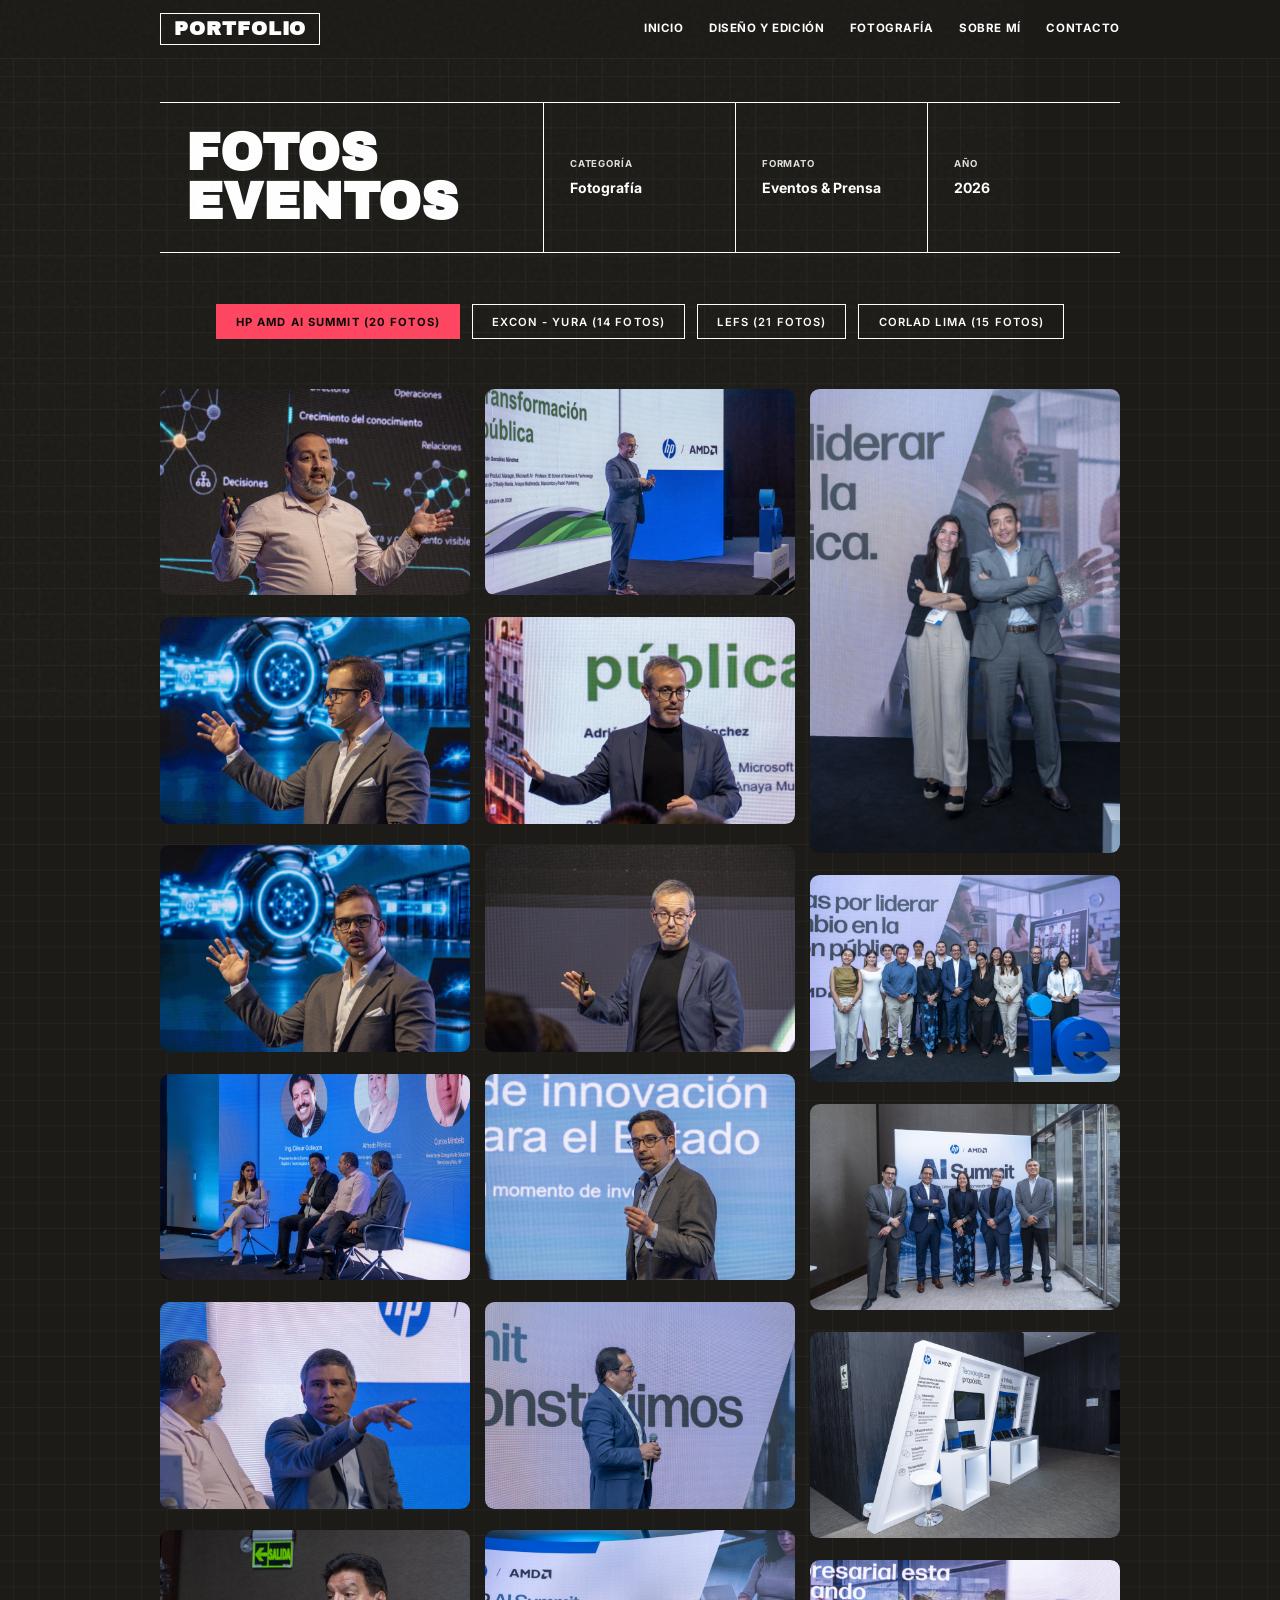
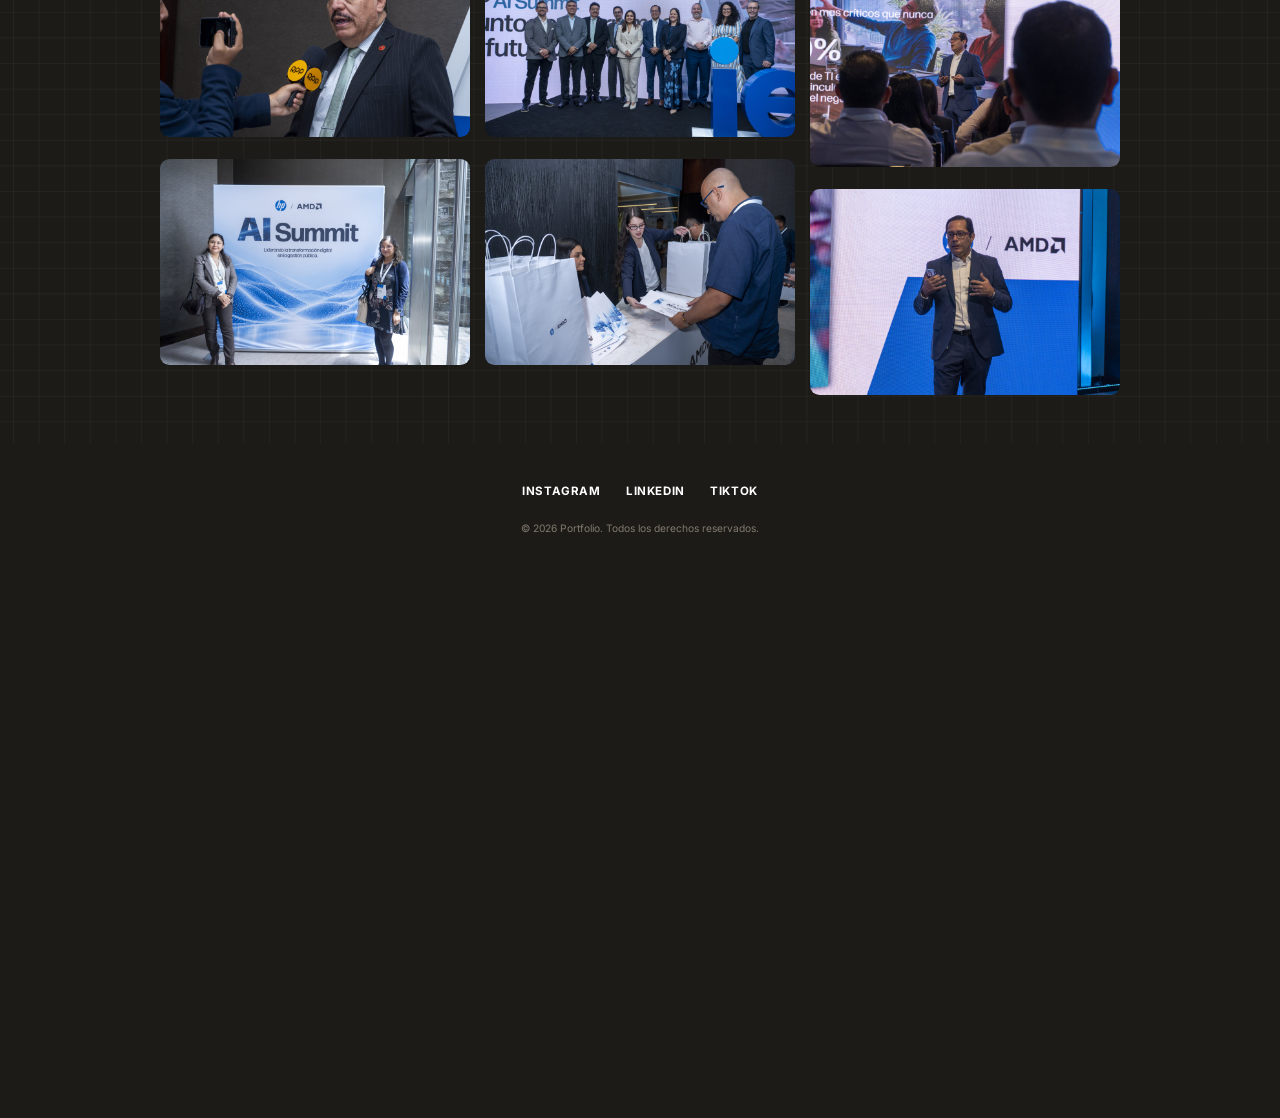
<file: fotografia/fotos-eventos.html>
<!DOCTYPE html>
<html lang="es">
<head>
    <!-- Google Tag Manager -->
    <script>(function(w,d,s,l,i){w[l]=w[l]||[];w[l].push({'gtm.start':
    new Date().getTime(),event:'gtm.js'});var f=d.getElementsByTagName(s)[0],
    j=d.createElement(s),dl=l!='dataLayer'?'&l='+l:'';j.async=true;j.src=
    'https://www.googletagmanager.com/gtm.js?id='+i+dl;f.parentNode.insertBefore(j,f);
    })(window,document,'script','dataLayer','GTM-T3JWBS7L');</script>
    <!-- End Google Tag Manager -->
    <meta charset="UTF-8">
    <meta name="viewport" content="width=device-width, initial-scale=1.0">
    <title>Fotografía de Eventos | Carlos Solis Uzuriaga</title>

    <!-- Primary Meta Tags -->
    <meta name="title" content="Fotografía de Eventos | Carlos Solis Uzuriaga">
    <meta name="description" content="Registro fotográfico y cobertura de eventos institucionales y corporativos (HP AMD AI Summit, EXCON Yura, LEFS, CORLAD Lima) por el fotógrafo Carlos Solis Uzuriaga.">
    <meta name="keywords" content="fotografia de eventos, eventos corporativos, hp amd ai summit, excon yura, lefs, corlad lima, carlos solis uzuriaga">
    <meta name="author" content="Carlos Solis Uzuriaga">
    <meta name="robots" content="index, follow">
    <link rel="canonical" href="https://carlossolisuzuriaga.com/fotografia/fotos-eventos.html">

    <!-- Open Graph / Facebook -->
    <meta property="og:type" content="website">
    <meta property="og:url" content="https://carlossolisuzuriaga.com/fotografia/fotos-eventos.html">
    <meta property="og:title" content="Fotografía de Eventos | Carlos Solis Uzuriaga">
    <meta property="og:description" content="Registro fotográfico y cobertura de eventos institucionales y corporativos (HP AMD AI Summit, EXCON Yura, LEFS, CORLAD Lima) por el fotógrafo Carlos Solis Uzuriaga.">
    <meta property="og:image" content="https://carlossolisuzuriaga.com/assets/images/favicon-512x512.png">

    <!-- Twitter -->
    <meta property="twitter:card" content="summary_large_image">
    <meta property="twitter:url" content="https://carlossolisuzuriaga.com/fotografia/fotos-eventos.html">
    <meta property="twitter:title" content="Fotografía de Eventos | Carlos Solis Uzuriaga">
    <meta property="twitter:description" content="Registro fotográfico y cobertura de eventos institucionales y corporativos (HP AMD AI Summit, EXCON Yura, LEFS, CORLAD Lima) por el fotógrafo Carlos Solis Uzuriaga.">
    <meta property="twitter:image" content="https://carlossolisuzuriaga.com/assets/images/favicon-512x512.png">

    <!-- Favicons -->
    <link rel="icon" type="image/x-icon" href="../favicon/favicon.ico">
    <link rel="icon" type="image/png" sizes="16x16" href="../favicon/favicon-16x16.png">
    <link rel="icon" type="image/png" sizes="32x32" href="../favicon/favicon-32x32.png">
    <link rel="icon" type="image/png" sizes="192x192" href="../favicon/favicon-192x192.png">
    <link rel="icon" type="image/svg+xml" href="../favicon/favicon.svg">
    <link rel="apple-touch-icon" sizes="180x180" href="../favicon/apple-touch-icon.png">

    <!-- Primary Meta Tags -->

    <!-- Open Graph / Facebook -->

    <!-- Twitter -->

    <!-- Favicons -->

    <link rel="stylesheet" href="../css/styles.css?v=1.1.3">
    
    
    <link rel="preconnect" href="https://fonts.googleapis.com">
    <link rel="preconnect" href="https://fonts.gstatic.com" crossorigin>
    <link href="https://fonts.googleapis.com/css2?family=Archivo+Black&family=Inter:ital,wght@0,300;0,400;0,500;0,600;0,700;1,300;1,400;1,500;1,600;1,700&display=swap" rel="stylesheet">
    <style>
        .gallery-tabs-container {
            display: flex;
            justify-content: center;
            gap: 15px;
            margin: 30px auto;
            max-width: 1200px;
            padding: 0 20px;
        }
        .gallery-tab-btn {
            background-color: transparent;
            border: 2px solid var(--text, #262524);
            color: var(--text, #262524);
            padding: 12px 24px;
            font-family: var(--font-body);
            font-size: 14px;
            font-weight: 600;
            text-transform: uppercase;
            letter-spacing: 0.1em;
            cursor: pointer;
            transition: all 0.3s ease;
        }
        .gallery-tab-btn:hover {
            border-color: var(--accent);
            color: var(--accent);
            background-color: rgba(242, 73, 73, 0.05);
        }
        .gallery-tab-btn.active {
            background-color: var(--accent);
            border-color: var(--accent);
            color: var(--bg, #F2DCC2);
            font-weight: 700;
        }
        /* Ocultar el título interno de la galería ya que el botón sirve de título */
        .gallery-section-title {
            display: none;
        }
        /* Animación suave de aparición */
        .gallery-section {
            margin-top: 0 !important;
            animation: fadeIn 0.4s ease-out;
        }
        @keyframes fadeIn {
            from { opacity: 0; transform: translateY(15px); }
            to { opacity: 1; transform: translateY(0); }
        }
    
        @media (max-width: 768px) {
            .gallery-tabs-container {
                flex-wrap: wrap !important;
                gap: 10px !important;
                padding: 0 15px !important;
                margin: 20px auto !important;
            }
            .gallery-tab-btn {
                flex: 1 1 calc(50% - 10px) !important;
                min-width: 120px !important;
                padding: 10px 16px !important;
                font-size: 12px !important;
                text-align: center !important;
            }
        }
</style>
</head>
<body class="dark-grid">
    <!-- Google Tag Manager (noscript) -->
    <noscript><iframe src="https://www.googletagmanager.com/ns.html?id=GTM-T3JWBS7L"
    height="0" width="0" style="display:none;visibility:hidden"></iframe></noscript>
    <!-- End Google Tag Manager (noscript) -->
    <header class="header">
        <nav class="nav">
            <a href="../index.html" class="logo">PORTFOLIO</a>
            <ul class="nav-menu">
                <li><a href="../index.html" class="nav-link">Inicio</a></li>
                <li><a href="../index.html#diseno-edicion" class="nav-link">Diseño y Edición</a></li>
                <li><a href="../index.html#fotografia" class="nav-link">Fotografía</a></li>
                <li><a href="../sobre-mi.html" class="nav-link">Sobre mí</a></li>
                <li><a href="../contacto.html" class="nav-link">Contacto</a></li>
            </ul>
            <button class="menu-toggle" aria-label="Menú">
                <span></span>
                <span></span>
                <span></span>
            </button>
        </nav>
    </header>

    <main>
        <div class="project-header-grid">
            <div class="project-header-cell">
                <h1>Fotos Eventos</h1>
            </div>
            <div class="project-header-cell">
                <span>Categoría</span>
                <p>Fotografía</p>
            </div>
            <div class="project-header-cell">
                <span>Formato</span>
                <p>Eventos & Prensa</p>
            </div>
            <div class="project-header-cell">
                <span>Año</span>
                <p>2026</p>
            </div>
        </div>

                        <!-- Barra de Pestañas -->
        <div class="gallery-tabs-container">
            <button class="gallery-tab-btn active" onclick="switchTab(this, 'hp-amd')">HP AMD AI SUMMIT (20 fotos)</button>
            <button class="gallery-tab-btn" onclick="switchTab(this, 'excon')">EXCON - YURA (14 fotos)</button>
            <button class="gallery-tab-btn" onclick="switchTab(this, 'lefs')">LEFS (21 fotos)</button>
            <button class="gallery-tab-btn" onclick="switchTab(this, 'corlad')">CORLAD LIMA (15 fotos)</button>
        </div>

        <section class="gallery">
                                    <div class="gallery-section" id="gallery-hp-amd">
                <h2 class="gallery-section-title">HP AMD AI SUMMIT</h2>
                <div class="gallery-grid masonry">
                    <div class="gallery-item"><img src="../assets/images/fotografia/fotos-eventos/HP AMD AI SUMMIT/_DSC8751.jpg" alt="HP AMD AI Summit"></div>
                    <div class="gallery-item"><img src="../assets/images/fotografia/fotos-eventos/HP AMD AI SUMMIT/_DSC8783.jpg" alt="HP AMD AI Summit"></div>
                    <div class="gallery-item"><img src="../assets/images/fotografia/fotos-eventos/HP AMD AI SUMMIT/_DSC8784.jpg" alt="HP AMD AI Summit"></div>
                    <div class="gallery-item"><img src="../assets/images/fotografia/fotos-eventos/HP AMD AI SUMMIT/_DSC8902.jpg" alt="HP AMD AI Summit"></div>
                    <div class="gallery-item"><img src="../assets/images/fotografia/fotos-eventos/HP AMD AI SUMMIT/_DSC8970.jpg" alt="HP AMD AI Summit"></div>
                    <div class="gallery-item"><img src="../assets/images/fotografia/fotos-eventos/HP AMD AI SUMMIT/_DSC9116.jpg" alt="HP AMD AI Summit"></div>
                    <div class="gallery-item"><img src="../assets/images/fotografia/fotos-eventos/HP AMD AI SUMMIT/_DSC9128.jpg" alt="HP AMD AI Summit"></div>
                    <div class="gallery-item"><img src="../assets/images/fotografia/fotos-eventos/HP AMD AI SUMMIT/_DSC9213.jpg" alt="HP AMD AI Summit"></div>
                    <div class="gallery-item"><img src="../assets/images/fotografia/fotos-eventos/HP AMD AI SUMMIT/_DSC9217.jpg" alt="HP AMD AI Summit"></div>
                    <div class="gallery-item"><img src="../assets/images/fotografia/fotos-eventos/HP AMD AI SUMMIT/_DSC9322.jpg" alt="HP AMD AI Summit"></div>
                    <div class="gallery-item"><img src="../assets/images/fotografia/fotos-eventos/HP AMD AI SUMMIT/_DSC9420.jpg" alt="HP AMD AI Summit"></div>
                    <div class="gallery-item"><img src="../assets/images/fotografia/fotos-eventos/HP AMD AI SUMMIT/_DSC9518.jpg" alt="HP AMD AI Summit"></div>
                    <div class="gallery-item"><img src="../assets/images/fotografia/fotos-eventos/HP AMD AI SUMMIT/_DSC9539.jpg" alt="HP AMD AI Summit"></div>
                    <div class="gallery-item"><img src="../assets/images/fotografia/fotos-eventos/HP AMD AI SUMMIT/_DSC9575.jpg" alt="HP AMD AI Summit"></div>
                    <div class="gallery-item"><img src="../assets/images/fotografia/fotos-eventos/HP AMD AI SUMMIT/_DSC9608.jpg" alt="HP AMD AI Summit"></div>
                    <div class="gallery-item"><img src="../assets/images/fotografia/fotos-eventos/HP AMD AI SUMMIT/_DSC9622.jpg" alt="HP AMD AI Summit"></div>
                    <div class="gallery-item"><img src="../assets/images/fotografia/fotos-eventos/HP AMD AI SUMMIT/_DSC9759.jpg" alt="HP AMD AI Summit"></div>
                    <div class="gallery-item"><img src="../assets/images/fotografia/fotos-eventos/HP AMD AI SUMMIT/_DSC9854.jpg" alt="HP AMD AI Summit"></div>
                    <div class="gallery-item"><img src="../assets/images/fotografia/fotos-eventos/HP AMD AI SUMMIT/_DSC8525.jpg" alt="HP AMD AI Summit"></div>
                    <div class="gallery-item"><img src="../assets/images/fotografia/fotos-eventos/HP AMD AI SUMMIT/_DSC8533.jpg" alt="HP AMD AI Summit"></div>
                </div>
            </div>

                        <div class="gallery-section" id="gallery-excon" style="display: none;">
                <h2 class="gallery-section-title">EXCON - YURA</h2>
                <div class="gallery-grid masonry">
                    <div class="gallery-item"><img src="../assets/images/fotografia/fotos-eventos/EXCON - YURA/mesa-de-trabajo-15.jpg" alt="EXCON Yura"></div>
                    <div class="gallery-item"><img src="../assets/images/fotografia/fotos-eventos/EXCON - YURA/mesa-de-trabajo-1.jpg" alt="EXCON Yura"></div>
                    <div class="gallery-item"><img src="../assets/images/fotografia/fotos-eventos/EXCON - YURA/mesa-de-trabajo-16.jpg" alt="EXCON Yura"></div>
                    <div class="gallery-item"><img src="../assets/images/fotografia/fotos-eventos/EXCON - YURA/mesa-de-trabajo-2.jpg" alt="EXCON Yura"></div>
                    <div class="gallery-item"><img src="../assets/images/fotografia/fotos-eventos/EXCON - YURA/mesa-de-trabajo-17.jpg" alt="EXCON Yura"></div>
                    <div class="gallery-item"><img src="../assets/images/fotografia/fotos-eventos/EXCON - YURA/mesa-de-trabajo-3.jpg" alt="EXCON Yura"></div>
                    <div class="gallery-item"><img src="../assets/images/fotografia/fotos-eventos/EXCON - YURA/mesa-de-trabajo-18.jpg" alt="EXCON Yura"></div>
                    <div class="gallery-item"><img src="../assets/images/fotografia/fotos-eventos/EXCON - YURA/mesa-de-trabajo-5.jpg" alt="EXCON Yura"></div>
                    <div class="gallery-item"><img src="../assets/images/fotografia/fotos-eventos/EXCON - YURA/mesa-de-trabajo-19.jpg" alt="EXCON Yura"></div>
                    <div class="gallery-item"><img src="../assets/images/fotografia/fotos-eventos/EXCON - YURA/mesa-de-trabajo-6.jpg" alt="EXCON Yura"></div>
                    <div class="gallery-item"><img src="../assets/images/fotografia/fotos-eventos/EXCON - YURA/mesa-de-trabajo-20.jpg" alt="EXCON Yura"></div>
                    <div class="gallery-item"><img src="../assets/images/fotografia/fotos-eventos/EXCON - YURA/mesa-de-trabajo-7.jpg" alt="EXCON Yura"></div>
                    <div class="gallery-item"><img src="../assets/images/fotografia/fotos-eventos/EXCON - YURA/mesa-de-trabajo-21.jpg" alt="EXCON Yura"></div>
                    <div class="gallery-item"><img src="../assets/images/fotografia/fotos-eventos/EXCON - YURA/mesa-de-trabajo-8.jpg" alt="EXCON Yura"></div>
                </div>
            </div>

            <div class="gallery-section" id="gallery-lefs" style="display: none;">
                <h2 class="gallery-section-title">LEFS</h2>
                <div class="gallery-grid masonry">
                    <div class="gallery-item"><img src="../assets/images/fotografia/fotos-eventos/LEFS/_DSC4336.jpg" alt="LEFS"></div>
                    <div class="gallery-item"><img src="../assets/images/fotografia/fotos-eventos/LEFS/_DSC4339.jpg" alt="LEFS"></div>
                    <div class="gallery-item"><img src="../assets/images/fotografia/fotos-eventos/LEFS/_DSC4342.jpg" alt="LEFS"></div>
                    <div class="gallery-item"><img src="../assets/images/fotografia/fotos-eventos/LEFS/_DSC4348.jpg" alt="LEFS"></div>
                    <div class="gallery-item"><img src="../assets/images/fotografia/fotos-eventos/LEFS/_DSC4354.jpg" alt="LEFS"></div>
                    <div class="gallery-item"><img src="../assets/images/fotografia/fotos-eventos/LEFS/_DSC4356.jpg" alt="LEFS"></div>
                    <div class="gallery-item"><img src="../assets/images/fotografia/fotos-eventos/LEFS/_DSC4361.jpg" alt="LEFS"></div>
                    <div class="gallery-item"><img src="../assets/images/fotografia/fotos-eventos/LEFS/_DSC4363.jpg" alt="LEFS"></div>
                    <div class="gallery-item"><img src="../assets/images/fotografia/fotos-eventos/LEFS/_DSC4365.jpg" alt="LEFS"></div>
                    <div class="gallery-item"><img src="../assets/images/fotografia/fotos-eventos/LEFS/_DSC4369.jpg" alt="LEFS"></div>
                    <div class="gallery-item"><img src="../assets/images/fotografia/fotos-eventos/LEFS/_DSC4370.jpg" alt="LEFS"></div>
                    <div class="gallery-item"><img src="../assets/images/fotografia/fotos-eventos/LEFS/_DSC4371.jpg" alt="LEFS"></div>
                    <div class="gallery-item"><img src="../assets/images/fotografia/fotos-eventos/LEFS/_DSC4372.jpg" alt="LEFS"></div>
                    <div class="gallery-item"><img src="../assets/images/fotografia/fotos-eventos/LEFS/_DSC4379.jpg" alt="LEFS"></div>
                    <div class="gallery-item"><img src="../assets/images/fotografia/fotos-eventos/LEFS/_DSC4385.jpg" alt="LEFS"></div>
                    <div class="gallery-item"><img src="../assets/images/fotografia/fotos-eventos/LEFS/_DSC4416.jpg" alt="LEFS"></div>
                    <div class="gallery-item"><img src="../assets/images/fotografia/fotos-eventos/LEFS/_DSC4423.jpg" alt="LEFS"></div>
                    <div class="gallery-item"><img src="../assets/images/fotografia/fotos-eventos/LEFS/_DSC4430.jpg" alt="LEFS"></div>
                    <div class="gallery-item"><img src="../assets/images/fotografia/fotos-eventos/LEFS/_DSC4435.jpg" alt="LEFS"></div>
                    <div class="gallery-item"><img src="../assets/images/fotografia/fotos-eventos/LEFS/_DSC4448.jpg" alt="LEFS"></div>
                    <div class="gallery-item"><img src="../assets/images/fotografia/fotos-eventos/LEFS/_DSC4517.jpg" alt="LEFS"></div>
                </div>
            </div>

            <div class="gallery-section" id="gallery-corlad" style="display: none;">
                <h2 class="gallery-section-title">CORLAD LIMA</h2>
                <div class="gallery-grid masonry">
                    <div class="gallery-item"><img src="../assets/images/fotografia/fotos-eventos/CORLAD LIMA/_DSC0067.jpg" alt="CORLAD LIMA"></div>
                    <div class="gallery-item"><img src="../assets/images/fotografia/fotos-eventos/CORLAD LIMA/_DSC0070.jpg" alt="CORLAD LIMA"></div>
                    <div class="gallery-item"><img src="../assets/images/fotografia/fotos-eventos/CORLAD LIMA/_DSC0118.jpg" alt="CORLAD LIMA"></div>
                    <div class="gallery-item"><img src="../assets/images/fotografia/fotos-eventos/CORLAD LIMA/_DSC0257.jpg" alt="CORLAD LIMA"></div>
                    
                    <div class="gallery-item"><img src="../assets/images/fotografia/fotos-eventos/CORLAD LIMA/_DSC0312.jpg" alt="CORLAD LIMA"></div>

                    <div class="gallery-item"><img src="../assets/images/fotografia/fotos-eventos/CORLAD LIMA/_DSC0401.jpg" alt="CORLAD LIMA"></div>
                    <div class="gallery-item"><img src="../assets/images/fotografia/fotos-eventos/CORLAD LIMA/_DSC0858.jpg" alt="CORLAD LIMA"></div>
                    <div class="gallery-item"><img src="../assets/images/fotografia/fotos-eventos/CORLAD LIMA/_DSC1305.jpg" alt="CORLAD LIMA"></div>
                    <div class="gallery-item"><img src="../assets/images/fotografia/fotos-eventos/CORLAD LIMA/_DSC1369.jpg" alt="CORLAD LIMA"></div>
                    <div class="gallery-item"><img src="../assets/images/fotografia/fotos-eventos/CORLAD LIMA/_DSC1383.jpg" alt="CORLAD LIMA"></div>
                    <div class="gallery-item"><img src="../assets/images/fotografia/fotos-eventos/CORLAD LIMA/_DSC9956.jpg" alt="CORLAD LIMA"></div>
                    
                    <div class="gallery-item"><img src="../assets/images/fotografia/fotos-eventos/CORLAD LIMA/_DSC9964.jpg" alt="CORLAD LIMA"></div>
                    
                    <div class="gallery-item"><img src="../assets/images/fotografia/fotos-eventos/CORLAD LIMA/_DSC9986.jpg" alt="CORLAD LIMA"></div>
                    <div class="gallery-item"><img src="../assets/images/fotografia/fotos-eventos/CORLAD LIMA/_DSC9995.jpg" alt="CORLAD LIMA"></div>
                    <div class="gallery-item"><img src="../assets/images/fotografia/fotos-eventos/CORLAD LIMA/_DSC9996.jpg" alt="CORLAD LIMA"></div>
                </div>
            </div>
        </section>
    </main>

    <footer class="footer">
        <div class="footer-content">
            <a href="https://www.instagram.com/carlossolisuzuriaga" target="_blank" class="social">Instagram</a>
            <a href="https://www.linkedin.com/in/carlos-solis-uzuriaga" target="_blank" class="social">LinkedIn</a>
            <a href="https://www.tiktok.com/@carlossolisuzuriaga" target="_blank" class="social">TikTok</a>
        </div>
        <p class="copyright">© 2026 Portfolio. Todos los derechos reservados.</p>
    </footer>

    <script src="../js/main.js"></script>
    <script>
                function switchTab(btn, galleryId) {
            // Ocultar todas las secciones
            document.querySelectorAll('.gallery-section').forEach(sec => sec.style.display = 'none');
            
            // Mostrar la sección seleccionada
            const target = document.getElementById('gallery-' + galleryId);
            if (target) target.style.display = 'block';
            
            // Quitar clase activa a los botones
            const buttons = document.querySelectorAll('.gallery-tab-btn');
            buttons.forEach(b => b.classList.remove('active'));
            
            // Añadir clase activa al botón presionado
            btn.classList.add('active');
        }
    </script>
</body>
</html>
</file>
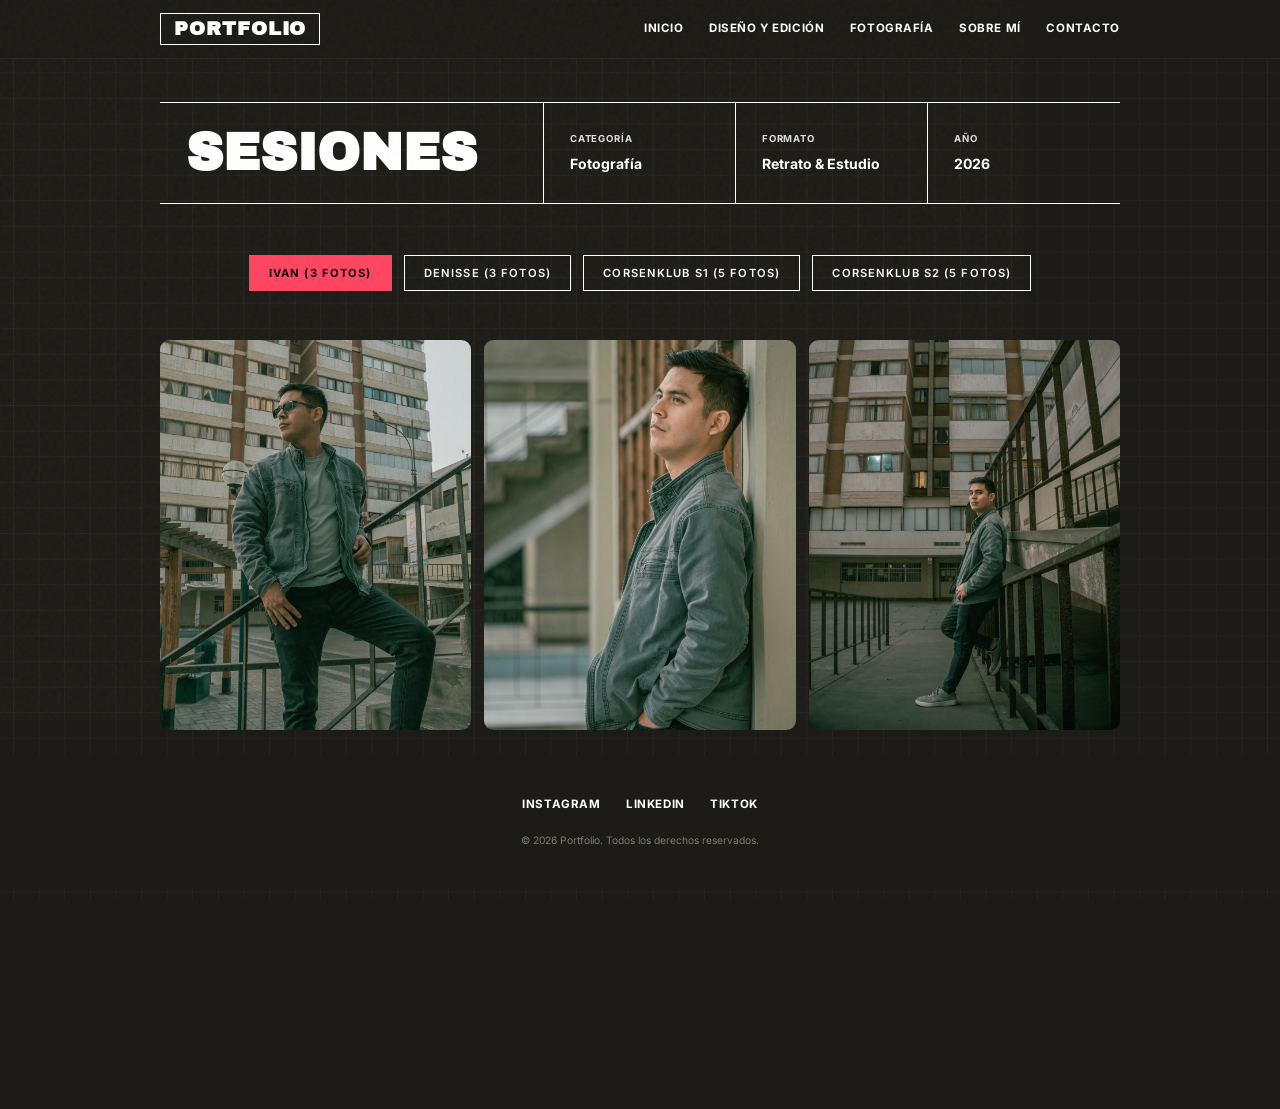
<file: fotografia/fotos-sesiones.html>
<!DOCTYPE html>
<html lang="es">
<head>
    <!-- Google Tag Manager -->
    <script>(function(w,d,s,l,i){w[l]=w[l]||[];w[l].push({'gtm.start':
    new Date().getTime(),event:'gtm.js'});var f=d.getElementsByTagName(s)[0],
    j=d.createElement(s),dl=l!='dataLayer'?'&l='+l:'';j.async=true;j.src=
    'https://www.googletagmanager.com/gtm.js?id='+i+dl;f.parentNode.insertBefore(j,f);
    })(window,document,'script','dataLayer','GTM-T3JWBS7L');</script>
    <!-- End Google Tag Manager -->
    <meta charset="UTF-8">
    <meta name="viewport" content="width=device-width, initial-scale=1.0">
    <title>Sesiones Fotográficas y Retratos | Carlos Solis Uzuriaga</title>

    <!-- Primary Meta Tags -->
    <meta name="title" content="Sesiones Fotográficas y Retratos | Carlos Solis Uzuriaga">
    <meta name="description" content="Retratos artísticos y sesiones de fotos en estudio/exterior por Carlos Solis Uzuriaga. Composición de luz y dirección creativa.">
    <meta name="keywords" content="sesiones de fotos, retratos, fotografia en estudio, exterior, fotos artisticas">
    <meta name="author" content="Carlos Solis Uzuriaga">
    <meta name="robots" content="index, follow">
    <link rel="canonical" href="https://carlossolisuzuriaga.com/fotografia/fotos-sesiones.html">

    <!-- Open Graph / Facebook -->
    <meta property="og:type" content="website">
    <meta property="og:url" content="https://carlossolisuzuriaga.com/fotografia/fotos-sesiones.html">
    <meta property="og:title" content="Sesiones Fotográficas y Retratos | Carlos Solis Uzuriaga">
    <meta property="og:description" content="Retratos artísticos y sesiones de fotos en estudio/exterior por Carlos Solis Uzuriaga. Composición de luz y dirección creativa.">
    <meta property="og:image" content="https://carlossolisuzuriaga.com/assets/images/favicon-512x512.png">

    <!-- Twitter -->
    <meta property="twitter:card" content="summary_large_image">
    <meta property="twitter:url" content="https://carlossolisuzuriaga.com/fotografia/fotos-sesiones.html">
    <meta property="twitter:title" content="Sesiones Fotográficas y Retratos | Carlos Solis Uzuriaga">
    <meta property="twitter:description" content="Retratos artísticos y sesiones de fotos en estudio/exterior por Carlos Solis Uzuriaga. Composición de luz y dirección creativa.">
    <meta property="twitter:image" content="https://carlossolisuzuriaga.com/assets/images/favicon-512x512.png">

    <!-- Favicons -->
    <link rel="icon" type="image/x-icon" href="../favicon/favicon.ico">
    <link rel="icon" type="image/png" sizes="16x16" href="../favicon/favicon-16x16.png">
    <link rel="icon" type="image/png" sizes="32x32" href="../favicon/favicon-32x32.png">
    <link rel="icon" type="image/png" sizes="192x192" href="../favicon/favicon-192x192.png">
    <link rel="icon" type="image/svg+xml" href="../favicon/favicon.svg">
    <link rel="apple-touch-icon" sizes="180x180" href="../favicon/apple-touch-icon.png">

    <!-- Primary Meta Tags -->

    <!-- Open Graph / Facebook -->

    <!-- Twitter -->

    <!-- Favicons -->

    <link rel="stylesheet" href="../css/styles.css?v=1.1.3">
    
    
    <link rel="preconnect" href="https://fonts.googleapis.com">
    <link rel="preconnect" href="https://fonts.gstatic.com" crossorigin>
    <link href="https://fonts.googleapis.com/css2?family=Archivo+Black&family=Inter:ital,wght@0,300;0,400;0,500;0,600;0,700;1,300;1,400;1,500;1,600;1,700&display=swap" rel="stylesheet">
    <style>
        .gallery-tabs-container {
            display: flex;
            justify-content: center;
            gap: 15px;
            margin: 30px auto;
            max-width: 1200px;
            padding: 0 20px;
        }
        .gallery-tab-btn {
            background-color: transparent;
            border: 2px solid var(--text, #262524);
            color: var(--text, #262524);
            padding: 12px 24px;
            font-family: var(--font-body);
            font-size: 14px;
            font-weight: 600;
            text-transform: uppercase;
            letter-spacing: 0.1em;
            cursor: pointer;
            transition: all 0.3s ease;
        }
        .gallery-tab-btn:hover {
            border-color: var(--accent);
            color: var(--accent);
            background-color: rgba(242, 73, 73, 0.05);
        }
        .gallery-tab-btn.active {
            background-color: var(--accent);
            border-color: var(--accent);
            color: var(--bg, #F2DCC2);
            font-weight: 700;
        }
        .gallery-section-title {
            display: none;
        }
        .gallery-section {
            margin-top: 0 !important;
            animation: fadeIn 0.4s ease-out;
        }
        @keyframes fadeIn {
            from { opacity: 0; transform: translateY(15px); }
            to { opacity: 1; transform: translateY(0); }
        }
    
        @media (max-width: 768px) {
            .gallery-tabs-container {
                flex-wrap: wrap !important;
                gap: 10px !important;
                padding: 0 15px !important;
                margin: 20px auto !important;
            }
            .gallery-tab-btn {
                flex: 1 1 calc(50% - 10px) !important;
                min-width: 120px !important;
                padding: 10px 16px !important;
                font-size: 12px !important;
                text-align: center !important;
            }
        }
</style>
</head>
<body class="dark-grid">
    <!-- Google Tag Manager (noscript) -->
    <noscript><iframe src="https://www.googletagmanager.com/ns.html?id=GTM-T3JWBS7L"
    height="0" width="0" style="display:none;visibility:hidden"></iframe></noscript>
    <!-- End Google Tag Manager (noscript) -->
    <header class="header">
        <nav class="nav">
            <a href="../index.html" class="logo">PORTFOLIO</a>
            <ul class="nav-menu">
                <li><a href="../index.html" class="nav-link">Inicio</a></li>
                <li><a href="../index.html#diseno-edicion" class="nav-link">Diseño y Edición</a></li>
                <li><a href="../index.html#fotografia" class="nav-link">Fotografía</a></li>
                <li><a href="../sobre-mi.html" class="nav-link">Sobre mí</a></li>
                <li><a href="../contacto.html" class="nav-link">Contacto</a></li>
            </ul>
            <button class="menu-toggle" aria-label="Menú">
                <span></span>
                <span></span>
                <span></span>
            </button>
        </nav>
    </header>

    <main>
        <div class="project-header-grid">
            <div class="project-header-cell">
                <h1>Sesiones</h1>
            </div>
            <div class="project-header-cell">
                <span>Categoría</span>
                <p>Fotografía</p>
            </div>
            <div class="project-header-cell">
                <span>Formato</span>
                <p>Retrato & Estudio</p>
            </div>
            <div class="project-header-cell">
                <span>Año</span>
                <p>2026</p>
            </div>
        </div>

        <!-- Barra de Pestañas -->
        <div class="gallery-tabs-container">
            <button class="gallery-tab-btn active" onclick="switchTab(this, 'ivan')">IVAN (3 fotos)</button>
            <button class="gallery-tab-btn" onclick="switchTab(this, 'denisse')">DENISSE (3 fotos)</button>
            <button class="gallery-tab-btn" onclick="switchTab(this, 'corsenklub-s1')">CORSENKLUB S1 (5 fotos)</button>
            <button class="gallery-tab-btn" onclick="switchTab(this, 'corsenklub-s2')">CORSENKLUB S2 (5 fotos)</button>
        </div>

        <section class="gallery">
            <div class="gallery-section" id="gallery-ivan">
                <h2 class="gallery-section-title">IVAN</h2>
                <div class="gallery-grid cols-3">
                    <div class="gallery-item"><img src="../assets/images/fotografia/fotos-sesiones/IVAN/_DSC3897-Mejorado-NR-Editar.jpg" alt="IVAN"></div>
                    <div class="gallery-item"><img src="../assets/images/fotografia/fotos-sesiones/IVAN/_DSC3964-Mejorado-NR.jpg" alt="IVAN"></div>
                    <div class="gallery-item"><img src="../assets/images/fotografia/fotos-sesiones/IVAN/_DSC4159-Mejorado-NR.jpg" alt="IVAN"></div>
                </div>
            </div>

            <div class="gallery-section" id="gallery-denisse" style="display: none;">
                <h2 class="gallery-section-title">DENISSE</h2>
                <div class="gallery-grid cols-3">
                    <div class="gallery-item"><img src="../assets/images/fotografia/fotos-sesiones/DENISSE/1.jpg" alt="DENISSE"></div>
                    <div class="gallery-item"><img src="../assets/images/fotografia/fotos-sesiones/DENISSE/2.jpg" alt="DENISSE"></div>
                    <div class="gallery-item"><img src="../assets/images/fotografia/fotos-sesiones/DENISSE/3.jpg" alt="DENISSE"></div>
                </div>
            </div>

            <div class="gallery-section" id="gallery-corsenklub-s1" style="display: none;">
                <h2 class="gallery-section-title">CORSENKLUB S1</h2>
                <div class="gallery-grid cols-3">
                    <div class="gallery-item"><img src="../assets/images/fotografia/fotos-sesiones/CORSENKLUB S1/Mesa de trabajo 1.jpg" alt="CORSENKLUB S1"></div>
                    <div class="gallery-item"><img src="../assets/images/fotografia/fotos-sesiones/CORSENKLUB S1/Mesa de trabajo 2.jpg" alt="CORSENKLUB S1"></div>
                    <div class="gallery-item"><img src="../assets/images/fotografia/fotos-sesiones/CORSENKLUB S1/Mesa de trabajo 3.jpg" alt="CORSENKLUB S1"></div>
                    <div class="gallery-item"><img src="../assets/images/fotografia/fotos-sesiones/CORSENKLUB S1/Mesa de trabajo 4.jpg" alt="CORSENKLUB S1"></div>
                    <div class="gallery-item"><img src="../assets/images/fotografia/fotos-sesiones/CORSENKLUB S1/Mesa de trabajo 5.jpg" alt="CORSENKLUB S1"></div>
                </div>
            </div>

            <div class="gallery-section" id="gallery-corsenklub-s2" style="display: none;">
                <h2 class="gallery-section-title">CORSENKLUB S2</h2>
                <div class="gallery-grid cols-3">
                    <div class="gallery-item"><img src="../assets/images/fotografia/fotos-sesiones/CORSENKLUB S2/Mesa de trabajo 6.jpg" alt="CORSENKLUB S2"></div>
                    <div class="gallery-item"><img src="../assets/images/fotografia/fotos-sesiones/CORSENKLUB S2/Mesa de trabajo 7.jpg" alt="CORSENKLUB S2"></div>
                    <div class="gallery-item"><img src="../assets/images/fotografia/fotos-sesiones/CORSENKLUB S2/Mesa de trabajo 8.jpg" alt="CORSENKLUB S2"></div>
                    <div class="gallery-item"><img src="../assets/images/fotografia/fotos-sesiones/CORSENKLUB S2/Mesa de trabajo 9.jpg" alt="CORSENKLUB S2"></div>
                    <div class="gallery-item"><img src="../assets/images/fotografia/fotos-sesiones/CORSENKLUB S2/Mesa de trabajo 12.jpg" alt="CORSENKLUB S2"></div>
                </div>
            </div>
        </section>
    </main>

    <footer class="footer">
        <div class="footer-content">
            <a href="https://www.instagram.com/carlossolisuzuriaga" target="_blank" class="social">Instagram</a>
            <a href="https://www.linkedin.com/in/carlos-solis-uzuriaga" target="_blank" class="social">LinkedIn</a>
            <a href="https://www.tiktok.com/@carlossolisuzuriaga" target="_blank" class="social">TikTok</a>
        </div>
        <p class="copyright">© 2026 Portfolio. Todos los derechos reservados.</p>
    </footer>

    <script src="../js/main.js"></script>
    <script>
        function switchTab(btn, galleryId) {
            // Ocultar todas las secciones
            document.getElementById('gallery-ivan').style.display = 'none';
            document.getElementById('gallery-denisse').style.display = 'none';
            document.getElementById('gallery-corsenklub-s1').style.display = 'none';
            document.getElementById('gallery-corsenklub-s2').style.display = 'none';
            
            // Mostrar la sección seleccionada
            document.getElementById('gallery-' + galleryId).style.display = 'block';
            
            // Quitar clase activa a los botones
            const buttons = document.querySelectorAll('.gallery-tab-btn');
            buttons.forEach(b => b.classList.remove('active'));
            
            // Añadir clase activa al botón presionado
            btn.classList.add('active');
        }
    </script>
</body>
</html>
</file>
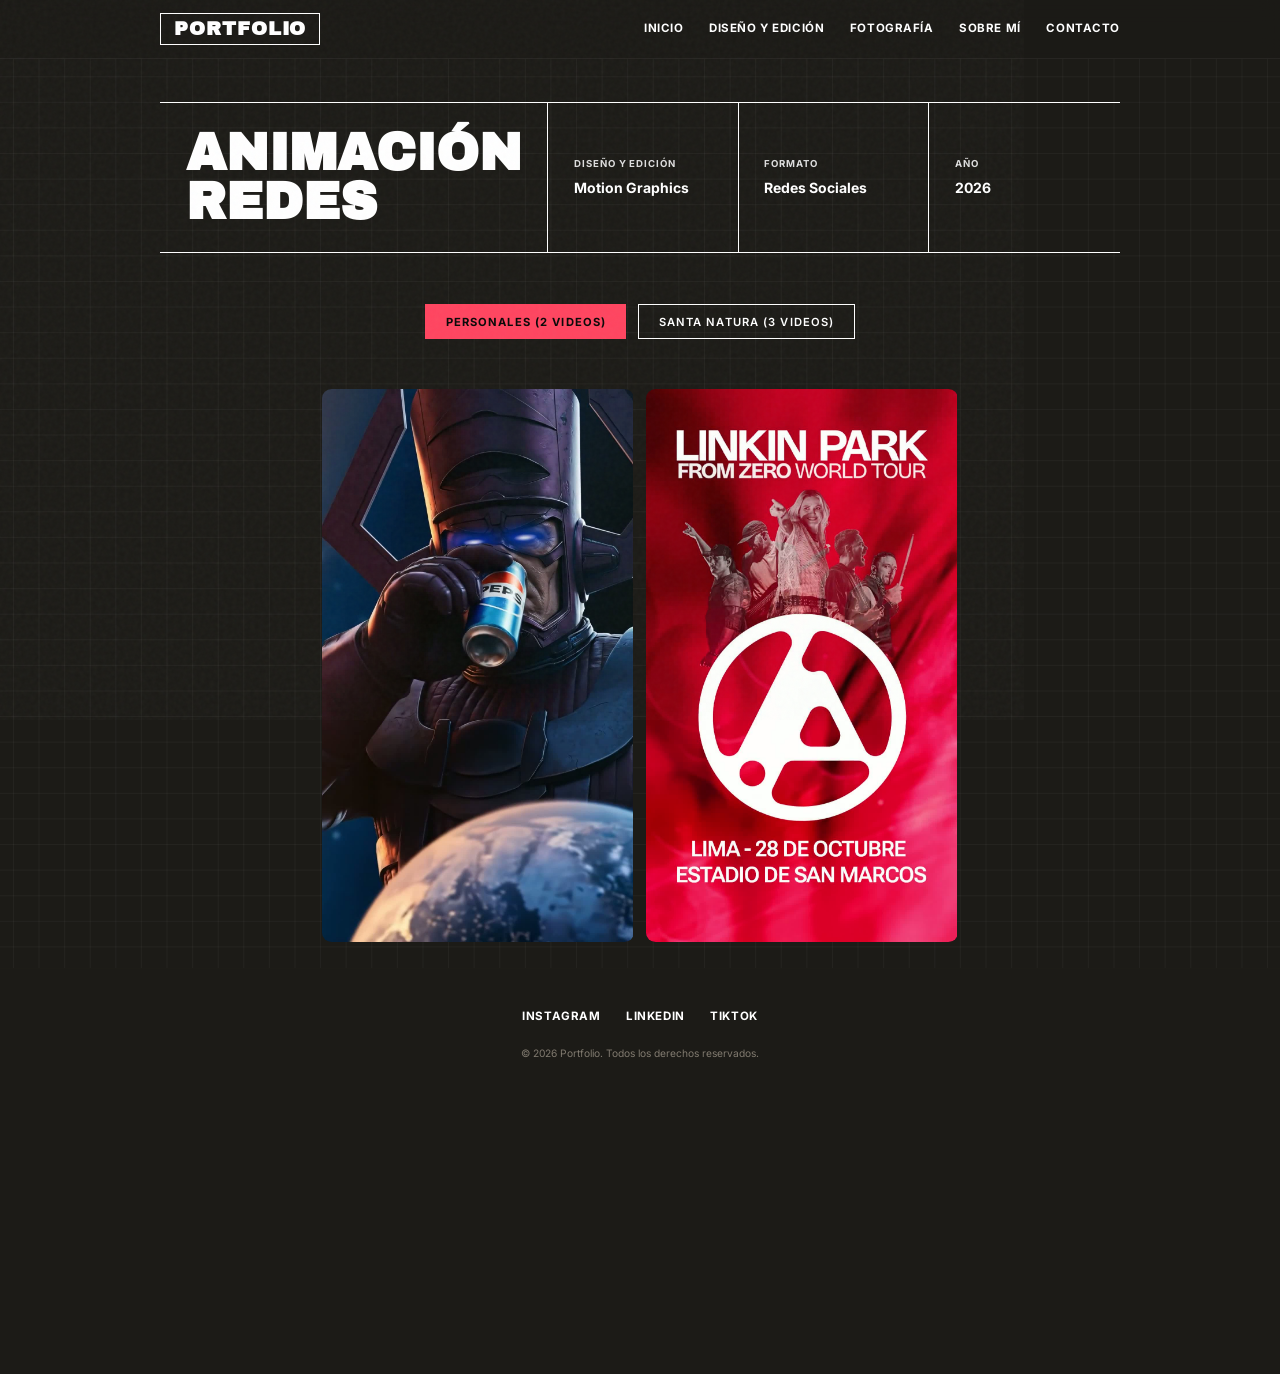
<file: servicios/animacion-redes.html>
<!DOCTYPE html>
<html lang="es">
<head>
    <!-- Google Tag Manager -->
    <script>(function(w,d,s,l,i){w[l]=w[l]||[];w[l].push({'gtm.start':
    new Date().getTime(),event:'gtm.js'});var f=d.getElementsByTagName(s)[0],
    j=d.createElement(s),dl=l!='dataLayer'?'&l='+l:'';j.async=true;j.src=
    'https://www.googletagmanager.com/gtm.js?id='+i+dl;f.parentNode.insertBefore(j,f);
    })(window,document,'script','dataLayer','GTM-T3JWBS7L');</script>
    <!-- End Google Tag Manager -->
    <meta charset="UTF-8">
    <meta name="viewport" content="width=device-width, initial-scale=1.0">
    <title>Animación para Redes Sociales | Carlos Solis Uzuriaga</title>

    <!-- Primary Meta Tags -->
    <meta name="title" content="Animación para Redes Sociales | Carlos Solis Uzuriaga">
    <meta name="description" content="Animaciones, reels y contenido dinámico de video creado por Carlos Solis Uzuriaga para marcas personales y campañas de Santa Natura.">
    <meta name="keywords" content="animacion redes, reels, motion graphics, video animado, santa natura, pepsi">
    <meta name="author" content="Carlos Solis Uzuriaga">
    <meta name="robots" content="index, follow">
    <link rel="canonical" href="https://carlossolisuzuriaga.com/servicios/animacion-redes.html">

    <!-- Open Graph / Facebook -->
    <meta property="og:type" content="website">
    <meta property="og:url" content="https://carlossolisuzuriaga.com/servicios/animacion-redes.html">
    <meta property="og:title" content="Animación para Redes Sociales | Carlos Solis Uzuriaga">
    <meta property="og:description" content="Animaciones, reels y contenido dinámico de video creado por Carlos Solis Uzuriaga para marcas personales y campañas de Santa Natura.">
    <meta property="og:image" content="https://carlossolisuzuriaga.com/assets/images/favicon-512x512.png">

    <!-- Twitter -->
    <meta property="twitter:card" content="summary_large_image">
    <meta property="twitter:url" content="https://carlossolisuzuriaga.com/servicios/animacion-redes.html">
    <meta property="twitter:title" content="Animación para Redes Sociales | Carlos Solis Uzuriaga">
    <meta property="twitter:description" content="Animaciones, reels y contenido dinámico de video creado por Carlos Solis Uzuriaga para marcas personales y campañas de Santa Natura.">
    <meta property="twitter:image" content="https://carlossolisuzuriaga.com/assets/images/favicon-512x512.png">

    <!-- Favicons -->
    <link rel="icon" type="image/x-icon" href="../favicon/favicon.ico">
    <link rel="icon" type="image/png" sizes="16x16" href="../favicon/favicon-16x16.png">
    <link rel="icon" type="image/png" sizes="32x32" href="../favicon/favicon-32x32.png">
    <link rel="icon" type="image/png" sizes="192x192" href="../favicon/favicon-192x192.png">
    <link rel="icon" type="image/svg+xml" href="../favicon/favicon.svg">
    <link rel="apple-touch-icon" sizes="180x180" href="../favicon/apple-touch-icon.png">

    <!-- Primary Meta Tags -->

    <!-- Open Graph / Facebook -->

    <!-- Twitter -->

    <!-- Favicons -->

    <link rel="stylesheet" href="../css/styles.css?v=1.1.3">
    
    
    <link rel="preconnect" href="https://fonts.googleapis.com">
    <link rel="preconnect" href="https://fonts.gstatic.com" crossorigin>
    <link href="https://fonts.googleapis.com/css2?family=Archivo+Black&family=Inter:ital,wght@0,300;0,400;0,500;0,600;0,700;1,300;1,400;1,500;1,600;1,700&display=swap" rel="stylesheet">
    <style>
        .gallery-tabs-container {
            display: flex;
            justify-content: center;
            gap: 15px;
            margin: 30px auto;
            max-width: 1200px;
            padding: 0 20px;
        }
        .gallery-tab-btn {
            background-color: transparent;
            border: 2px solid var(--text, #262524);
            color: var(--text, #262524);
            padding: 12px 24px;
            font-family: var(--font-body);
            font-size: 14px;
            font-weight: 600;
            text-transform: uppercase;
            letter-spacing: 0.1em;
            cursor: pointer;
            transition: all 0.3s ease;
        }
        .gallery-tab-btn:hover {
            border-color: var(--accent);
            color: var(--accent);
            background-color: rgba(242, 73, 73, 0.05);
        }
        .gallery-tab-btn.active {
            background-color: var(--accent);
            border-color: var(--accent);
            color: var(--bg, #F2DCC2);
            font-weight: 700;
        }
        .gallery-section-title {
            display: none;
        }
        .gallery-section {
            margin-top: 0 !important;
            animation: fadeIn 0.4s ease-out;
        }
        @keyframes fadeIn {
            from { opacity: 0; transform: translateY(15px); }
            to { opacity: 1; transform: translateY(0); }
        }
        .gallery-grid.centered-grid {
            display: flex !important;
            justify-content: center !important;
            flex-wrap: wrap !important;
            gap: 1rem !important;
        }
        .gallery-grid.centered-grid .gallery-item {
            flex: 0 1 389px !important;
            max-width: 389px !important;
            width: 100% !important;
        }
    
        @media (max-width: 768px) {
            .gallery-tabs-container {
                flex-wrap: wrap !important;
                gap: 10px !important;
                padding: 0 15px !important;
                margin: 20px auto !important;
            }
            .gallery-tab-btn {
                flex: 1 1 calc(50% - 10px) !important;
                min-width: 120px !important;
                padding: 10px 16px !important;
                font-size: 12px !important;
                text-align: center !important;
            }
        }
</style>
</head>
<body class="dark-grid">
    <!-- Google Tag Manager (noscript) -->
    <noscript><iframe src="https://www.googletagmanager.com/ns.html?id=GTM-T3JWBS7L"
    height="0" width="0" style="display:none;visibility:hidden"></iframe></noscript>
    <!-- End Google Tag Manager (noscript) -->
    <header class="header">
        <nav class="nav">
            <a href="../index.html" class="logo">PORTFOLIO</a>
            <ul class="nav-menu">
                <li><a href="../index.html" class="nav-link">Inicio</a></li>
                <li><a href="../index.html#diseno-edicion" class="nav-link">Diseño y Edición</a></li>
                <li><a href="../index.html#fotografia" class="nav-link">Fotografía</a></li>
                <li><a href="../sobre-mi.html" class="nav-link">Sobre mí</a></li>
                <li><a href="../contacto.html" class="nav-link">Contacto</a></li>
            </ul>
            <button class="menu-toggle" aria-label="Menú">
                <span></span>
                <span></span>
                <span></span>
            </button>
        </nav>
    </header>

    <main>
        <div class="project-header-grid">
            <div class="project-header-cell">
                <h1>Animación Redes</h1>
            </div>
            <div class="project-header-cell">
                <span>Diseño y Edición</span>
                <p>Motion Graphics</p>
            </div>
            <div class="project-header-cell">
                <span>Formato</span>
                <p>Redes Sociales</p>
            </div>
            <div class="project-header-cell">
                <span>Año</span>
                <p>2026</p>
            </div>
        </div>

        <!-- Barra de Pestañas -->
        <div class="gallery-tabs-container">
            <button class="gallery-tab-btn active" onclick="switchTab(this, 'personales')">PERSONALES (2 videos)</button>
            <button class="gallery-tab-btn" onclick="switchTab(this, 'santa-natura')">SANTA NATURA (3 videos)</button>
        </div>

        <section class="gallery">
            <!-- Pestaña Personales -->
            <div class="gallery-section" id="gallery-personales">
                <h2 class="gallery-section-title">PERSONALES</h2>
                <div class="gallery-grid cols-3 centered-grid">
                    <div class="gallery-item video-item">
                        <video src="../assets/images/servicios/animacion-redes/Personales/pepsi.mp4" muted loop playsinline preload="metadata" poster="../assets/images/servicios/animacion-redes/Personales/poster-pepsi.jpg"></video>
                        <button class="audio-toggle">🔇</button>
                    </div>
                    <div class="gallery-item video-item">
                        <video src="../assets/images/servicios/animacion-redes/Personales/linkin park.mp4" muted loop playsinline preload="metadata" poster="../assets/images/servicios/animacion-redes/Personales/poster-linkin park.jpg" data-poster="1.7"></video>
                        <button class="audio-toggle">🔇</button>
                    </div>
                </div>
            </div>

            <!-- Pestaña Santa Natura -->
            <div class="gallery-section" id="gallery-santa-natura" style="display: none;">
                <h2 class="gallery-section-title">SANTA NATURA</h2>
                <div class="gallery-grid cols-3 centered-grid">
                    <div class="gallery-item video-item full">
                        <video src="../assets/images/servicios/animacion-redes/Santa Natura/black friday.mp4" muted loop playsinline preload="metadata" poster="../assets/images/servicios/animacion-redes/Santa Natura/poster-black friday.jpg"></video>
                        <button class="audio-toggle">🔇</button>
                    </div>
                    <div class="gallery-item video-item">
                        <video src="../assets/images/servicios/animacion-redes/Santa Natura/rappi.mp4" muted loop playsinline preload="metadata" poster="../assets/images/servicios/animacion-redes/Santa Natura/poster-rappi.jpg"></video>
                        <button class="audio-toggle">🔇</button>
                    </div>
                    <div class="gallery-item video-item">
                        <video src="../assets/images/servicios/animacion-redes/Santa Natura/super defensas.mp4" muted loop playsinline preload="metadata" poster="../assets/images/servicios/animacion-redes/Santa Natura/poster-super defensas.jpg"></video>
                        <button class="audio-toggle">🔇</button>
                    </div>
                </div>
            </div>
        </section>
    </main>

    <footer class="footer">
        <div class="footer-content">
            <a href="https://www.instagram.com/carlossolisuzuriaga" target="_blank" class="social">Instagram</a>
            <a href="https://www.linkedin.com/in/carlos-solis-uzuriaga" target="_blank" class="social">LinkedIn</a>
            <a href="https://www.tiktok.com/@carlossolisuzuriaga" target="_blank" class="social">TikTok</a>
        </div>
        <p class="copyright">© 2026 Portfolio. Todos los derechos reservados.</p>
    </footer>

    <script src="../js/main.js"></script>
    <script>
        function switchTab(btn, galleryId) {
            // Ocultar todas las secciones
            document.getElementById('gallery-personales').style.display = 'none';
            document.getElementById('gallery-santa-natura').style.display = 'none';
            
            // Mostrar la sección seleccionada
            document.getElementById('gallery-' + galleryId).style.display = 'block';
            
            // Quitar clase activa a los botones
            const buttons = document.querySelectorAll('.gallery-tab-btn');
            buttons.forEach(b => b.classList.remove('active'));
            
            // Añadir clase activa al botón presionado
            btn.classList.add('active');
        }
    </script>
</body>
</html>
</file>
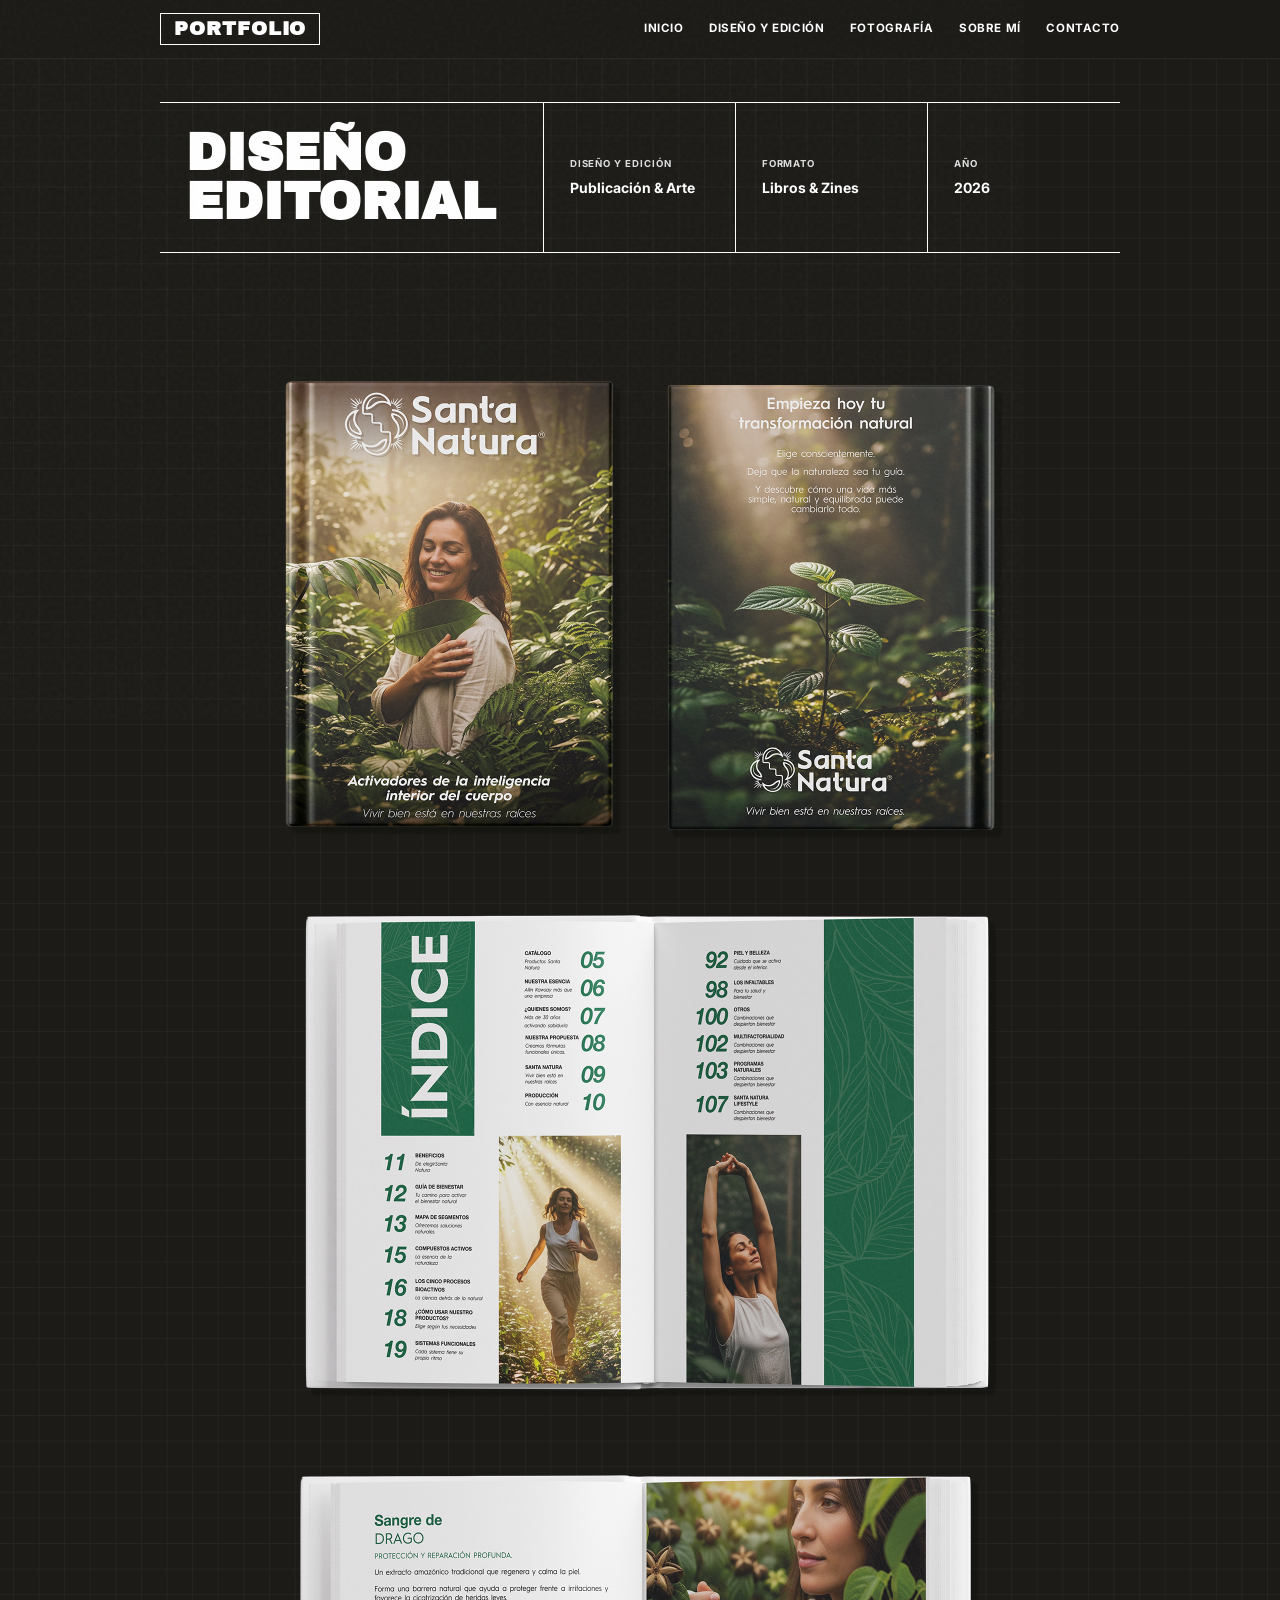
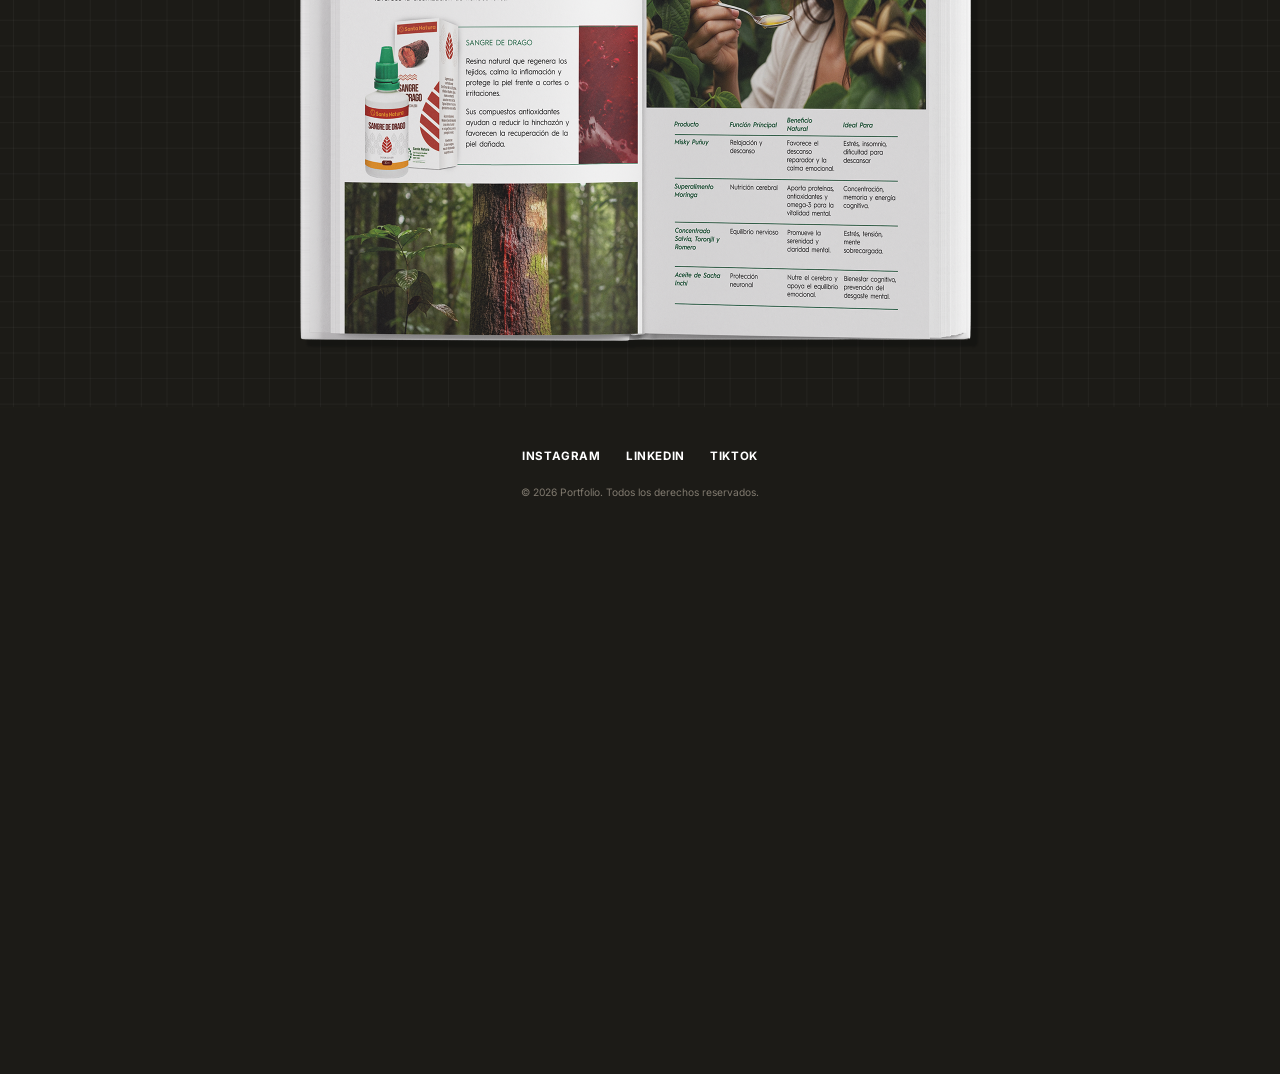
<file: servicios/diseno-editorial.html>
<!DOCTYPE html>
<html lang="es">
<head>
    <!-- Google Tag Manager -->
    <script>(function(w,d,s,l,i){w[l]=w[l]||[];w[l].push({'gtm.start':
    new Date().getTime(),event:'gtm.js'});var f=d.getElementsByTagName(s)[0],
    j=d.createElement(s),dl=l!='dataLayer'?'&l='+l:'';j.async=true;j.src=
    'https://www.googletagmanager.com/gtm.js?id='+i+dl;f.parentNode.insertBefore(j,f);
    })(window,document,'script','dataLayer','GTM-T3JWBS7L');</script>
    <!-- End Google Tag Manager -->
    <meta charset="UTF-8">
    <meta name="viewport" content="width=device-width, initial-scale=1.0">
    <title>Diseño Editorial y Maquetación | Carlos Solis Uzuriaga</title>

    <!-- Primary Meta Tags -->
    <meta name="title" content="Diseño Editorial y Maquetación | Carlos Solis Uzuriaga">
    <meta name="description" content="Estructuración visual y diagramación de boletines, revistas y publicaciones comerciales por Carlos Solis Uzuriaga.">
    <meta name="keywords" content="diseño editorial, diagramacion, maquetacion, revistas, boletines, folletos">
    <meta name="author" content="Carlos Solis Uzuriaga">
    <meta name="robots" content="index, follow">
    <link rel="canonical" href="https://carlossolisuzuriaga.com/servicios/diseno-editorial.html">

    <!-- Open Graph / Facebook -->
    <meta property="og:type" content="website">
    <meta property="og:url" content="https://carlossolisuzuriaga.com/servicios/diseno-editorial.html">
    <meta property="og:title" content="Diseño Editorial y Maquetación | Carlos Solis Uzuriaga">
    <meta property="og:description" content="Estructuración visual y diagramación de boletines, revistas y publicaciones comerciales por Carlos Solis Uzuriaga.">
    <meta property="og:image" content="https://carlossolisuzuriaga.com/assets/images/favicon-512x512.png">

    <!-- Twitter -->
    <meta property="twitter:card" content="summary_large_image">
    <meta property="twitter:url" content="https://carlossolisuzuriaga.com/servicios/diseno-editorial.html">
    <meta property="twitter:title" content="Diseño Editorial y Maquetación | Carlos Solis Uzuriaga">
    <meta property="twitter:description" content="Estructuración visual y diagramación de boletines, revistas y publicaciones comerciales por Carlos Solis Uzuriaga.">
    <meta property="twitter:image" content="https://carlossolisuzuriaga.com/assets/images/favicon-512x512.png">

    <!-- Favicons -->
    <link rel="icon" type="image/x-icon" href="../favicon/favicon.ico">
    <link rel="icon" type="image/png" sizes="16x16" href="../favicon/favicon-16x16.png">
    <link rel="icon" type="image/png" sizes="32x32" href="../favicon/favicon-32x32.png">
    <link rel="icon" type="image/png" sizes="192x192" href="../favicon/favicon-192x192.png">
    <link rel="icon" type="image/svg+xml" href="../favicon/favicon.svg">
    <link rel="apple-touch-icon" sizes="180x180" href="../favicon/apple-touch-icon.png">

    <!-- Primary Meta Tags -->

    <!-- Open Graph / Facebook -->

    <!-- Twitter -->

    <!-- Favicons -->

    <link rel="stylesheet" href="../css/styles.css?v=1.1.3">
    
    
    <link rel="preconnect" href="https://fonts.googleapis.com">
    <link rel="preconnect" href="https://fonts.gstatic.com" crossorigin>
    <link href="https://fonts.googleapis.com/css2?family=Archivo+Black&family=Inter:ital,wght@0,300;0,400;0,500;0,600;0,700;1,300;1,400;1,500;1,600;1,700&display=swap" rel="stylesheet">
</head>
<body class="dark-grid">
    <!-- Google Tag Manager (noscript) -->
    <noscript><iframe src="https://www.googletagmanager.com/ns.html?id=GTM-T3JWBS7L"
    height="0" width="0" style="display:none;visibility:hidden"></iframe></noscript>
    <!-- End Google Tag Manager (noscript) -->
    <header class="header">
        <nav class="nav">
            <a href="../index.html" class="logo">PORTFOLIO</a>
            <ul class="nav-menu">
                <li><a href="../index.html" class="nav-link">Inicio</a></li>
                <li><a href="../index.html#diseno-edicion" class="nav-link">Diseño y Edición</a></li>
                <li><a href="../index.html#fotografia" class="nav-link">Fotografía</a></li>
                <li><a href="../sobre-mi.html" class="nav-link">Sobre mí</a></li>
                <li><a href="../contacto.html" class="nav-link">Contacto</a></li>
            </ul>
            <button class="menu-toggle" aria-label="Menú">
                <span></span>
                <span></span>
                <span></span>
            </button>
        </nav>
    </header>

    <main>
        <div class="project-header-grid">
            <div class="project-header-cell">
                <h1>Diseño Editorial</h1>
            </div>
            <div class="project-header-cell">
                <span>Diseño y Edición</span>
                <p>Publicación & Arte</p>
            </div>
            <div class="project-header-cell">
                <span>Formato</span>
                <p>Libros & Zines</p>
            </div>
            <div class="project-header-cell">
                <span>Año</span>
                <p>2026</p>
            </div>
        </div>

        <section class="gallery">
            <div class="gallery-grid vertical-stack">
                <div class="gallery-item">
                    <img src="../assets/images/servicios/diseno-editorial/Mesa de trabajo 1.png" alt="Mesa de trabajo 1">
                </div>
                <div class="gallery-item">
                    <img src="../assets/images/servicios/diseno-editorial/Mesa de trabajo 2.png" alt="Mesa de trabajo 2">
                </div>
                <div class="gallery-item">
                    <img src="../assets/images/servicios/diseno-editorial/Mesa de trabajo 3.png" alt="Mesa de trabajo 3">
                </div>
            </div>
        </section>
    </main>

    <footer class="footer">
        <div class="footer-content">
            <a href="https://www.instagram.com/carlossolisuzuriaga" target="_blank" class="social">Instagram</a>
            <a href="https://www.linkedin.com/in/carlos-solis-uzuriaga" target="_blank" class="social">LinkedIn</a>
            <a href="https://www.tiktok.com/@carlossolisuzuriaga" target="_blank" class="social">TikTok</a>
        </div>
        <p class="copyright">© 2026 Portfolio. Todos los derechos reservados.</p>
    </footer>

    <script src="../js/main.js"></script>
</body>
</html>
</file>
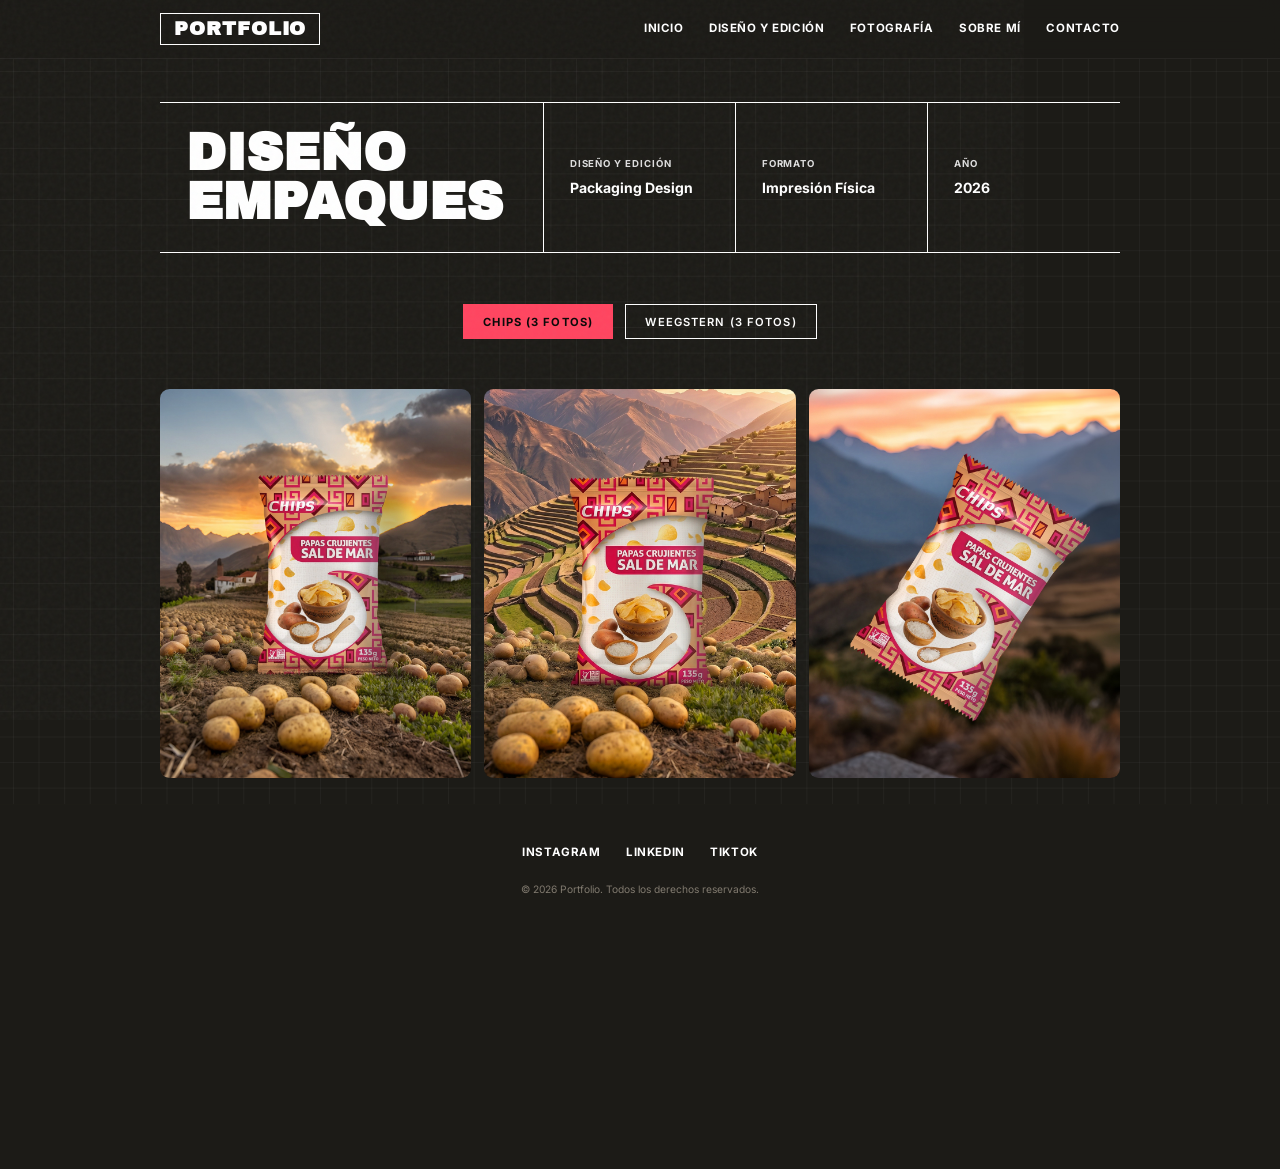
<file: servicios/diseno-empaques.html>
<!DOCTYPE html>
<html lang="es">
<head>
    <!-- Google Tag Manager -->
    <script>(function(w,d,s,l,i){w[l]=w[l]||[];w[l].push({'gtm.start':
    new Date().getTime(),event:'gtm.js'});var f=d.getElementsByTagName(s)[0],
    j=d.createElement(s),dl=l!='dataLayer'?'&l='+l:'';j.async=true;j.src=
    'https://www.googletagmanager.com/gtm.js?id='+i+dl;f.parentNode.insertBefore(j,f);
    })(window,document,'script','dataLayer','GTM-T3JWBS7L');</script>
    <!-- End Google Tag Manager -->
    <meta charset="UTF-8">
    <meta name="viewport" content="width=device-width, initial-scale=1.0">
    <title>Diseño de Empaques | Carlos Solis Uzuriaga</title>

    <!-- Primary Meta Tags -->
    <meta name="title" content="Diseño de Empaques | Carlos Solis Uzuriaga">
    <meta name="description" content="Diseño de empaques comerciales e identidad de producto por Carlos Solis Uzuriaga. Proyectos destacados: Chips y Weegstern.">
    <meta name="keywords" content="diseño de empaques, packaging, diseño de producto, chips, weegstern, carlos solis uzuriaga">
    <meta name="author" content="Carlos Solis Uzuriaga">
    <meta name="robots" content="index, follow">
    <link rel="canonical" href="https://carlossolisuzuriaga.com/servicios/diseno-empaques.html">

    <!-- Open Graph / Facebook -->
    <meta property="og:type" content="website">
    <meta property="og:url" content="https://carlossolisuzuriaga.com/servicios/diseno-empaques.html">
    <meta property="og:title" content="Diseño de Empaques | Carlos Solis Uzuriaga">
    <meta property="og:description" content="Diseño de empaques comerciales e identidad de producto por Carlos Solis Uzuriaga. Proyectos destacados: Chips y Weegstern.">
    <meta property="og:image" content="https://carlossolisuzuriaga.com/assets/images/favicon-512x512.png">

    <!-- Twitter -->
    <meta property="twitter:card" content="summary_large_image">
    <meta property="twitter:url" content="https://carlossolisuzuriaga.com/servicios/diseno-empaques.html">
    <meta property="twitter:title" content="Diseño de Empaques | Carlos Solis Uzuriaga">
    <meta property="twitter:description" content="Diseño de empaques comerciales e identidad de producto por Carlos Solis Uzuriaga. Proyectos destacados: Chips y Weegstern.">
    <meta property="twitter:image" content="https://carlossolisuzuriaga.com/assets/images/favicon-512x512.png">

    <!-- Favicons -->
    <link rel="icon" type="image/x-icon" href="../favicon/favicon.ico">
    <link rel="icon" type="image/png" sizes="16x16" href="../favicon/favicon-16x16.png">
    <link rel="icon" type="image/png" sizes="32x32" href="../favicon/favicon-32x32.png">
    <link rel="icon" type="image/png" sizes="192x192" href="../favicon/favicon-192x192.png">
    <link rel="icon" type="image/svg+xml" href="../favicon/favicon.svg">
    <link rel="apple-touch-icon" sizes="180x180" href="../favicon/apple-touch-icon.png">

    <!-- Primary Meta Tags -->

    <!-- Open Graph / Facebook -->

    <!-- Twitter -->

    <!-- Favicons -->

    <link rel="stylesheet" href="../css/styles.css?v=1.1.3">
    
    
    <link rel="preconnect" href="https://fonts.googleapis.com">
    <link rel="preconnect" href="https://fonts.gstatic.com" crossorigin>
    <link href="https://fonts.googleapis.com/css2?family=Archivo+Black&family=Inter:ital,wght@0,300;0,400;0,500;0,600;0,700;1,300;1,400;1,500;1,600;1,700&display=swap" rel="stylesheet">
    <style>
        .gallery-tabs-container {
            display: flex;
            justify-content: center;
            gap: 15px;
            margin: 30px auto;
            max-width: 1200px;
            padding: 0 20px;
        }
        .gallery-tab-btn {
            background-color: transparent;
            border: 2px solid var(--text, #262524);
            color: var(--text, #262524);
            padding: 12px 24px;
            font-family: var(--font-body);
            font-size: 14px;
            font-weight: 600;
            text-transform: uppercase;
            letter-spacing: 0.1em;
            cursor: pointer;
            transition: all 0.3s ease;
        }
        .gallery-tab-btn:hover {
            border-color: var(--accent);
            color: var(--accent);
            background-color: rgba(242, 73, 73, 0.05);
        }
        .gallery-tab-btn.active {
            background-color: var(--accent);
            border-color: var(--accent);
            color: var(--bg, #F2DCC2);
            font-weight: 700;
        }
        .gallery-section-title {
            display: none;
        }
        .gallery-section {
            margin-top: 0 !important;
            animation: fadeIn 0.4s ease-out;
        }
        @keyframes fadeIn {
            from { opacity: 0; transform: translateY(15px); }
            to { opacity: 1; transform: translateY(0); }
        }
    
        @media (max-width: 768px) {
            .gallery-tabs-container {
                flex-wrap: wrap !important;
                gap: 10px !important;
                padding: 0 15px !important;
                margin: 20px auto !important;
            }
            .gallery-tab-btn {
                flex: 1 1 calc(50% - 10px) !important;
                min-width: 120px !important;
                padding: 10px 16px !important;
                font-size: 12px !important;
                text-align: center !important;
            }
        }
</style>
</head>
<body class="dark-grid">
    <!-- Google Tag Manager (noscript) -->
    <noscript><iframe src="https://www.googletagmanager.com/ns.html?id=GTM-T3JWBS7L"
    height="0" width="0" style="display:none;visibility:hidden"></iframe></noscript>
    <!-- End Google Tag Manager (noscript) -->
    <header class="header">
        <nav class="nav">
            <a href="../index.html" class="logo">PORTFOLIO</a>
            <ul class="nav-menu">
                <li><a href="../index.html" class="nav-link">Inicio</a></li>
                <li><a href="../index.html#diseno-edicion" class="nav-link">Diseño y Edición</a></li>
                <li><a href="../index.html#fotografia" class="nav-link">Fotografía</a></li>
                <li><a href="../sobre-mi.html" class="nav-link">Sobre mí</a></li>
                <li><a href="../contacto.html" class="nav-link">Contacto</a></li>
            </ul>
            <button class="menu-toggle" aria-label="Menú">
                <span></span>
                <span></span>
                <span></span>
            </button>
        </nav>
    </header>

    <main>
        <div class="project-header-grid">
            <div class="project-header-cell">
                <h1>Diseño Empaques</h1>
            </div>
            <div class="project-header-cell">
                <span>Diseño y Edición</span>
                <p>Packaging Design</p>
            </div>
            <div class="project-header-cell">
                <span>Formato</span>
                <p>Impresión Física</p>
            </div>
            <div class="project-header-cell">
                <span>Año</span>
                <p>2026</p>
            </div>
        </div>

        <!-- Barra de Pestañas -->
        <div class="gallery-tabs-container">
            <button class="gallery-tab-btn active" onclick="switchTab(this, 'chips')">CHIPS (3 fotos)</button>
            <button class="gallery-tab-btn" onclick="switchTab(this, 'weegstern')">WEEGSTERN (3 fotos)</button>
        </div>

        <section class="gallery">
            <div class="gallery-section" id="gallery-chips">
                <h2 class="gallery-section-title">CHIPS</h2>
                <div class="gallery-grid cols-3">
                    <div class="gallery-item"><img src="../assets/images/servicios/diseno-empaques/CHIPS/1.jpg" alt="CHIPS 1"></div>
                    <div class="gallery-item"><img src="../assets/images/servicios/diseno-empaques/CHIPS/2.png" alt="CHIPS 2"></div>
                    <div class="gallery-item"><img src="../assets/images/servicios/diseno-empaques/CHIPS/3.jpg" alt="CHIPS 3"></div>
                </div>
            </div>

            <div class="gallery-section" id="gallery-weegstern" style="display: none;">
                <h2 class="gallery-section-title">WEEGSTERN</h2>
                <div class="gallery-grid cols-3">
                    <div class="gallery-item"><img src="../assets/images/servicios/diseno-empaques/WEEGSTERN/3.png" alt="WEEGSTERN 1"></div>
                    <div class="gallery-item"><img src="../assets/images/servicios/diseno-empaques/WEEGSTERN/4.png" alt="WEEGSTERN 2"></div>
                    <div class="gallery-item"><img src="../assets/images/servicios/diseno-empaques/WEEGSTERN/5.png" alt="WEEGSTERN 3"></div>
                </div>
            </div>
        </section>
    </main>

    <footer class="footer">
        <div class="footer-content">
            <a href="https://www.instagram.com/carlossolisuzuriaga" target="_blank" class="social">Instagram</a>
            <a href="https://www.linkedin.com/in/carlos-solis-uzuriaga" target="_blank" class="social">LinkedIn</a>
            <a href="https://www.tiktok.com/@carlossolisuzuriaga" target="_blank" class="social">TikTok</a>
        </div>
        <p class="copyright">© 2026 Portfolio. Todos los derechos reservados.</p>
    </footer>

    <script src="../js/main.js"></script>
    <script>
        function switchTab(btn, galleryId) {
            // Ocultar todas las secciones
            document.getElementById('gallery-chips').style.display = 'none';
            document.getElementById('gallery-weegstern').style.display = 'none';
            
            // Mostrar la sección seleccionada
            document.getElementById('gallery-' + galleryId).style.display = 'block';
            
            // Quitar clase activa a los botones
            const buttons = document.querySelectorAll('.gallery-tab-btn');
            buttons.forEach(b => b.classList.remove('active'));
            
            // Añadir clase activa al botón presionado
            btn.classList.add('active');
        }
    </script>
</body>
</html>
</file>
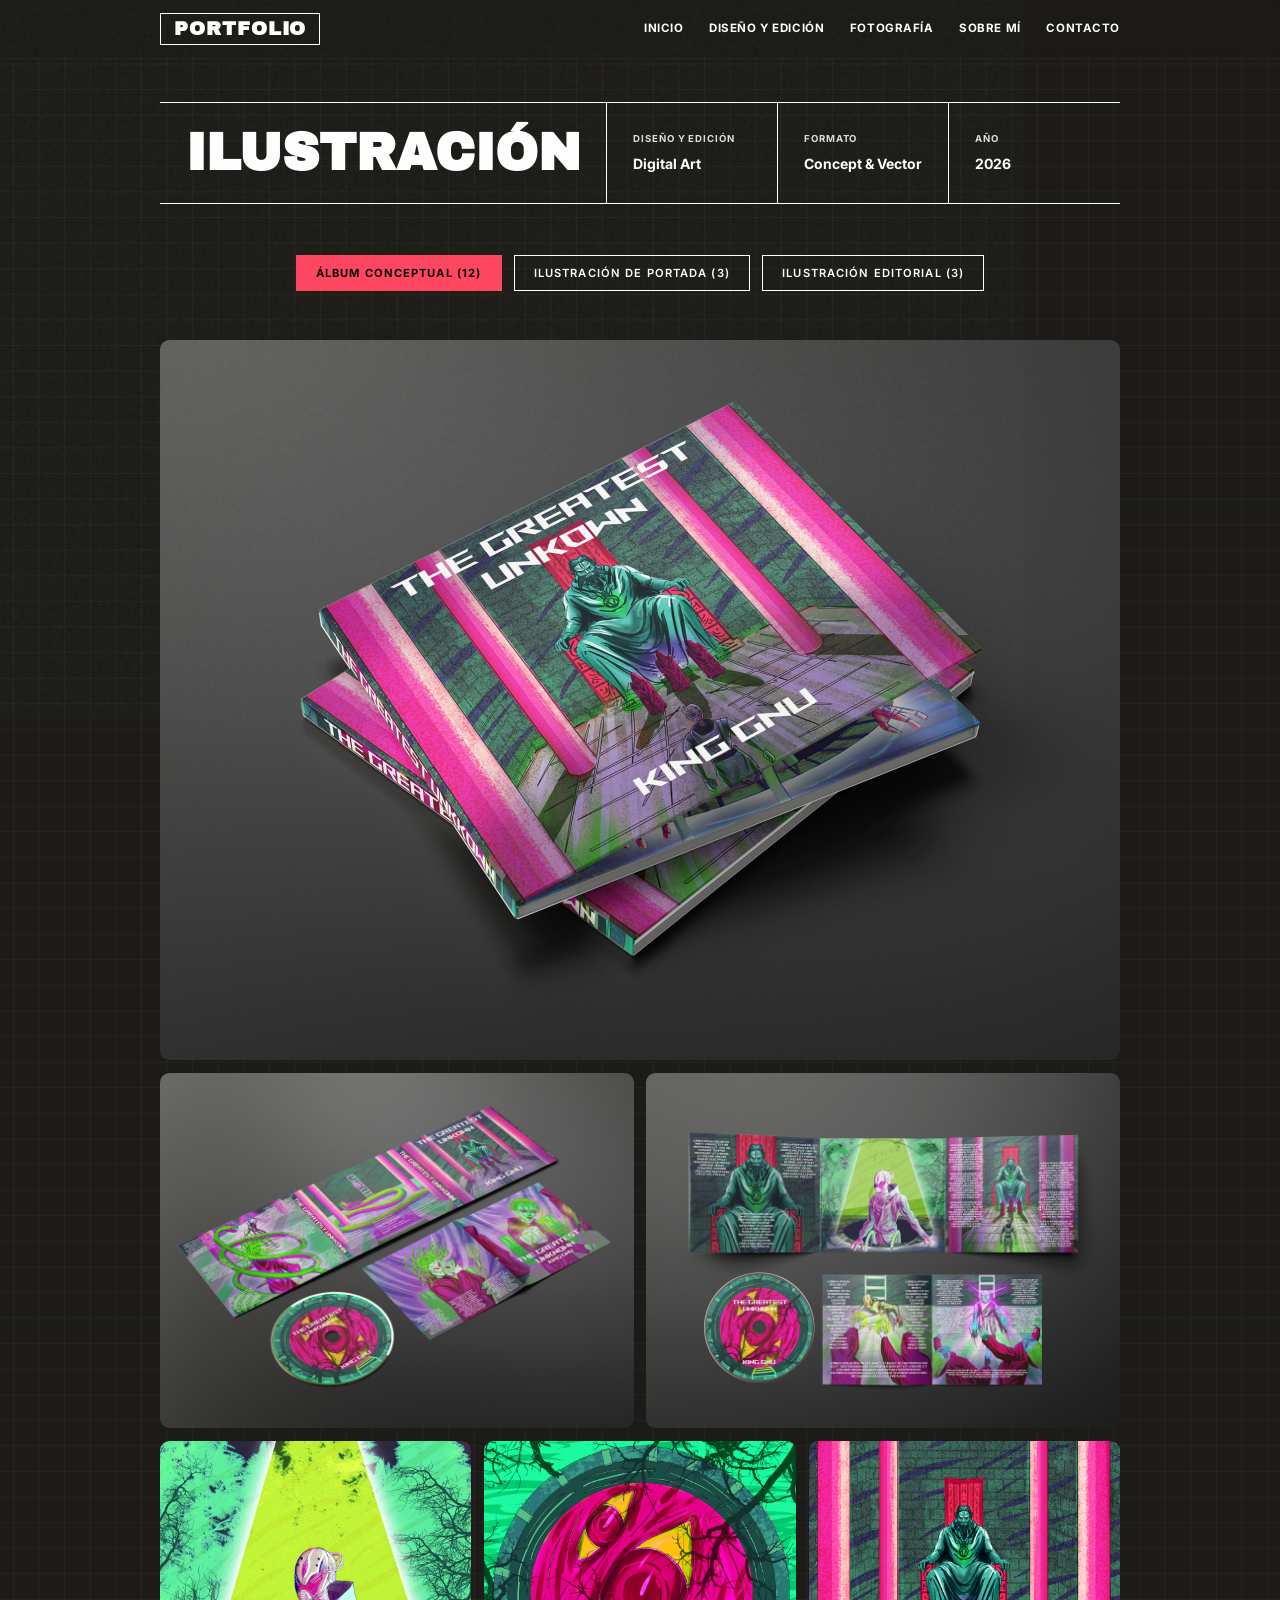
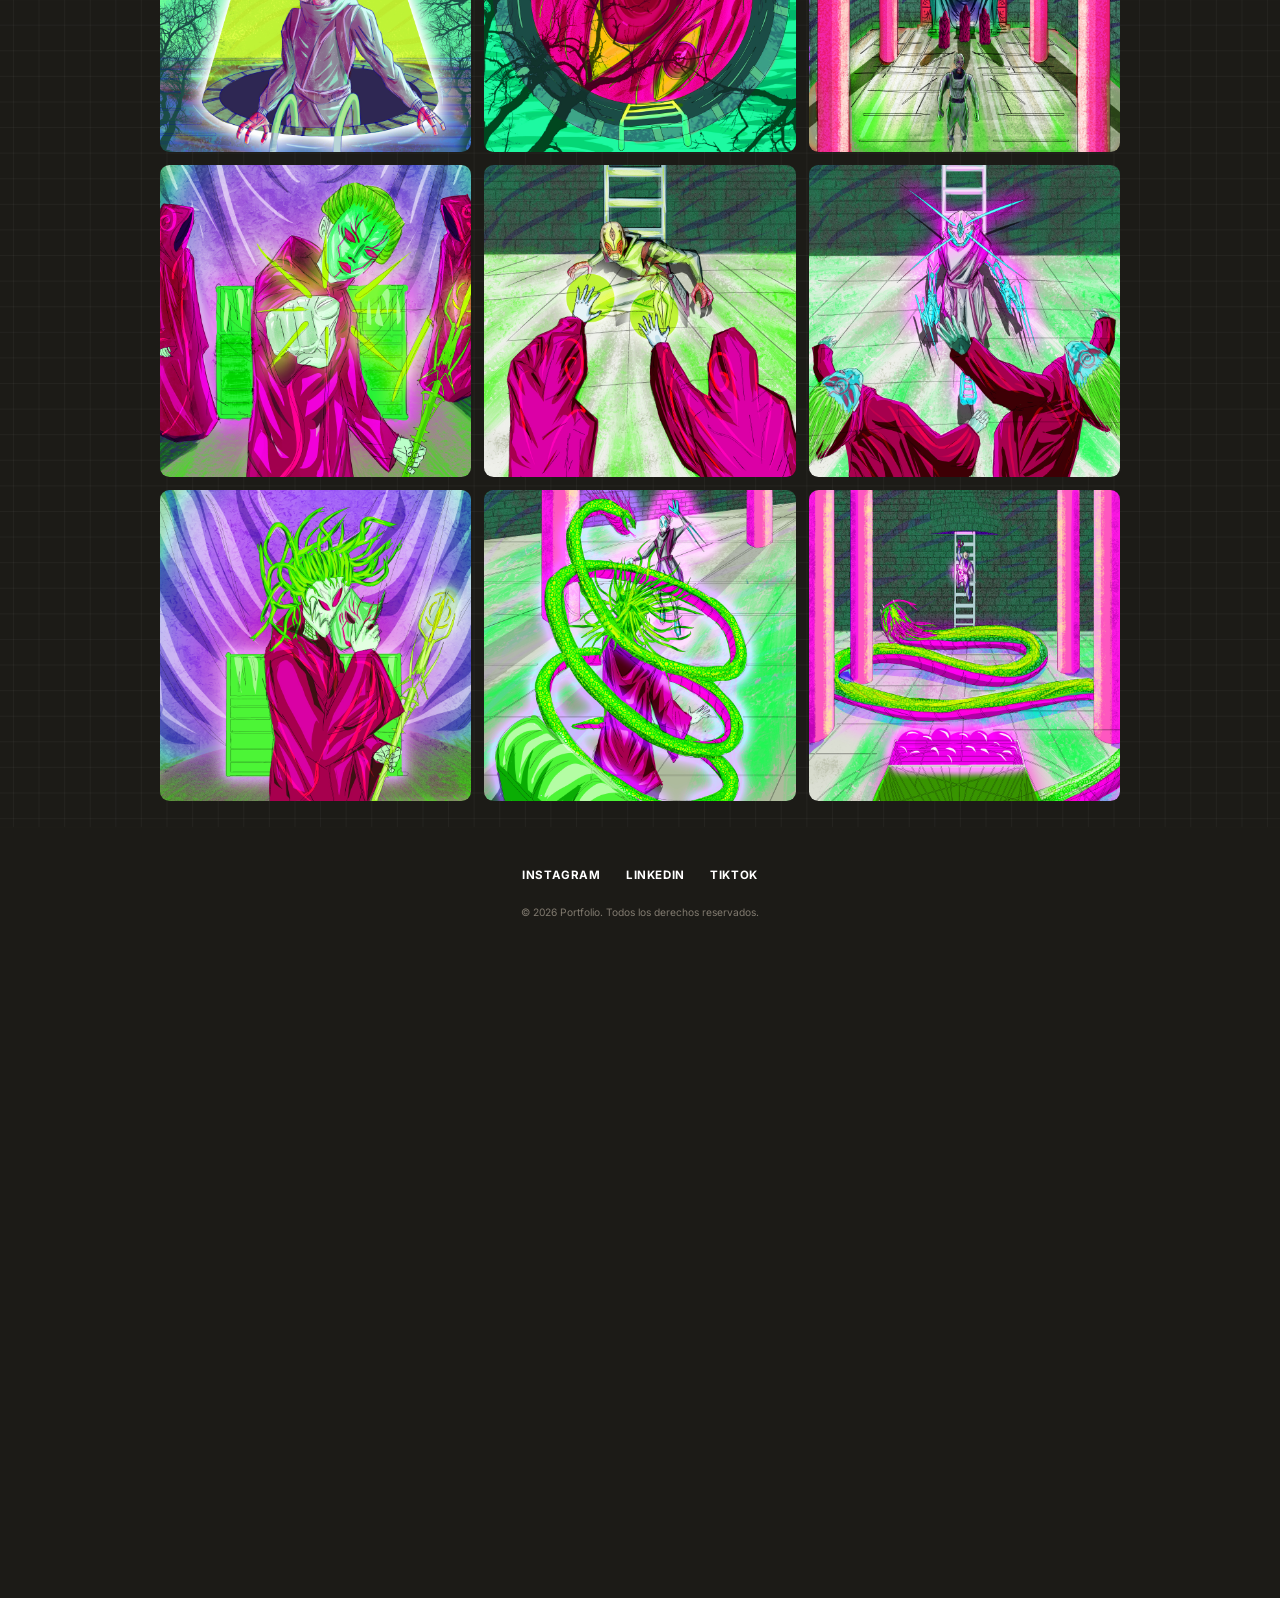
<file: servicios/ilustracion.html>
<!DOCTYPE html>
<html lang="es">
<head>
    <!-- Google Tag Manager -->
    <script>(function(w,d,s,l,i){w[l]=w[l]||[];w[l].push({'gtm.start':
    new Date().getTime(),event:'gtm.js'});var f=d.getElementsByTagName(s)[0],
    j=d.createElement(s),dl=l!='dataLayer'?'&l='+l:'';j.async=true;j.src=
    'https://www.googletagmanager.com/gtm.js?id='+i+dl;f.parentNode.insertBefore(j,f);
    })(window,document,'script','dataLayer','GTM-T3JWBS7L');</script>
    <!-- End Google Tag Manager -->
    <meta charset="UTF-8">
    <meta name="viewport" content="width=device-width, initial-scale=1.0">
    <title>Ilustración Digital y Editorial | Carlos Solis Uzuriaga</title>

    <!-- Primary Meta Tags -->
    <meta name="title" content="Ilustración Digital y Editorial | Carlos Solis Uzuriaga">
    <meta name="description" content="Galería de arte digital, ilustraciones vectoriales y portadas conceptuales creadas por Carlos Solis Uzuriaga. Álbum Conceptual e Ilustración Editorial.">
    <meta name="keywords" content="ilustracion digital, arte digital, ilustracion editorial, dibujo vectorial, carlos solis uzuriaga">
    <meta name="author" content="Carlos Solis Uzuriaga">
    <meta name="robots" content="index, follow">
    <link rel="canonical" href="https://carlossolisuzuriaga.com/servicios/ilustracion.html">

    <!-- Open Graph / Facebook -->
    <meta property="og:type" content="website">
    <meta property="og:url" content="https://carlossolisuzuriaga.com/servicios/ilustracion.html">
    <meta property="og:title" content="Ilustración Digital y Editorial | Carlos Solis Uzuriaga">
    <meta property="og:description" content="Galería de arte digital, ilustraciones vectoriales y portadas conceptuales creadas por Carlos Solis Uzuriaga. Álbum Conceptual e Ilustración Editorial.">
    <meta property="og:image" content="https://carlossolisuzuriaga.com/assets/images/favicon-512x512.png">

    <!-- Twitter -->
    <meta property="twitter:card" content="summary_large_image">
    <meta property="twitter:url" content="https://carlossolisuzuriaga.com/servicios/ilustracion.html">
    <meta property="twitter:title" content="Ilustración Digital y Editorial | Carlos Solis Uzuriaga">
    <meta property="twitter:description" content="Galería de arte digital, ilustraciones vectoriales y portadas conceptuales creadas por Carlos Solis Uzuriaga. Álbum Conceptual e Ilustración Editorial.">
    <meta property="twitter:image" content="https://carlossolisuzuriaga.com/assets/images/favicon-512x512.png">

    <!-- Favicons -->
    <link rel="icon" type="image/x-icon" href="../favicon/favicon.ico">
    <link rel="icon" type="image/png" sizes="16x16" href="../favicon/favicon-16x16.png">
    <link rel="icon" type="image/png" sizes="32x32" href="../favicon/favicon-32x32.png">
    <link rel="icon" type="image/png" sizes="192x192" href="../favicon/favicon-192x192.png">
    <link rel="icon" type="image/svg+xml" href="../favicon/favicon.svg">
    <link rel="apple-touch-icon" sizes="180x180" href="../favicon/apple-touch-icon.png">

    <!-- Primary Meta Tags -->

    <!-- Open Graph / Facebook -->

    <!-- Twitter -->

    <!-- Favicons -->

    <link rel="stylesheet" href="../css/styles.css?v=1.1.3">
    
    
    <link rel="preconnect" href="https://fonts.googleapis.com">
    <link rel="preconnect" href="https://fonts.gstatic.com" crossorigin>
    <link href="https://fonts.googleapis.com/css2?family=Archivo+Black&family=Inter:ital,wght@0,300;0,400;0,500;0,600;0,700;1,300;1,400;1,500;1,600;1,700&display=swap" rel="stylesheet">
    <style>
        .gallery-tabs-container {
            display: flex;
            justify-content: center;
            flex-wrap: wrap;
            gap: 15px;
            margin: 30px auto;
            max-width: 1200px;
            padding: 0 20px;
        }
        .gallery-tab-btn {
            background-color: transparent;
            border: 2px solid var(--text, #262524);
            color: var(--text, #262524);
            padding: 12px 24px;
            font-family: var(--font-body);
            font-size: 14px;
            font-weight: 600;
            text-transform: uppercase;
            letter-spacing: 0.1em;
            cursor: pointer;
            transition: all 0.3s ease;
        }
        .gallery-tab-btn:hover {
            border-color: var(--accent);
            color: var(--accent);
            background-color: rgba(242, 73, 73, 0.05);
        }
        .gallery-tab-btn.active {
            background-color: var(--accent);
            border-color: var(--accent);
            color: var(--bg, #F2DCC2);
            font-weight: 700;
        }
        .gallery-section-title {
            display: none;
        }
        .gallery-section {
            margin-top: 0 !important;
            animation: fadeIn 0.4s ease-out;
        }
        @keyframes fadeIn {
            from { opacity: 0; transform: translateY(15px); }
            to { opacity: 1; transform: translateY(0); }
        }
            /* Diseño especial para la pestaña de Ilustración Editorial */
        .gallery-grid.editorial-special-grid {
            display: grid !important;
            grid-template-columns: 1fr !important;
            gap: 1rem !important;
            max-width: 1000px !important;
            margin: 0 auto !important;
        }
        @media (min-width: 768px) {
            .gallery-grid.editorial-special-grid {
                grid-template-columns: repeat(2, 1fr) !important;
            }
            .gallery-grid.editorial-special-grid .gallery-item:first-child {
                grid-column: span 2 !important;
            }
        }
            /* Diseño especial para Álbum Conceptual */
        .gallery-grid.album-special-grid {
            display: grid !important;
            grid-template-columns: 1fr !important;
            gap: 1rem !important;
            max-width: 1200px !important;
            margin: 0 auto !important;
        }
        @media (min-width: 768px) {
            .gallery-grid.album-special-grid {
                grid-template-columns: repeat(6, 1fr) !important;
            }
            .gallery-grid.album-special-grid .item-portada {
                grid-column: span 6 !important;
            }
            .gallery-grid.album-special-grid .item-mockup {
                grid-column: span 3 !important;
            }
            .gallery-grid.album-special-grid .item-mesa {
                grid-column: span 2 !important;
            }
        }
    
        @media (max-width: 768px) {
            .gallery-tabs-container {
                flex-wrap: wrap !important;
                gap: 10px !important;
                padding: 0 15px !important;
                margin: 20px auto !important;
            }
            .gallery-tab-btn {
                flex: 1 1 calc(50% - 10px) !important;
                min-width: 120px !important;
                padding: 10px 16px !important;
                font-size: 12px !important;
                text-align: center !important;
            }
        }
</style>
</head>
<body class="dark-grid">
    <!-- Google Tag Manager (noscript) -->
    <noscript><iframe src="https://www.googletagmanager.com/ns.html?id=GTM-T3JWBS7L"
    height="0" width="0" style="display:none;visibility:hidden"></iframe></noscript>
    <!-- End Google Tag Manager (noscript) -->
    <header class="header">
        <nav class="nav">
            <a href="../index.html" class="logo">PORTFOLIO</a>
            <ul class="nav-menu">
                <li><a href="../index.html" class="nav-link">Inicio</a></li>
                <li><a href="../index.html#diseno-edicion" class="nav-link">Diseño y Edición</a></li>
                <li><a href="../index.html#fotografia" class="nav-link">Fotografía</a></li>
                <li><a href="../sobre-mi.html" class="nav-link">Sobre mí</a></li>
                <li><a href="../contacto.html" class="nav-link">Contacto</a></li>
            </ul>
            <button class="menu-toggle" aria-label="Menú">
                <span></span>
                <span></span>
                <span></span>
            </button>
        </nav>
    </header>

    <main>
        <div class="project-header-grid">
            <div class="project-header-cell">
                <h1>Ilustración</h1>
            </div>
            <div class="project-header-cell">
                <span>Diseño y Edición</span>
                <p>Digital Art</p>
            </div>
            <div class="project-header-cell">
                <span>Formato</span>
                <p>Concept & Vector</p>
            </div>
            <div class="project-header-cell">
                <span>Año</span>
                <p>2026</p>
            </div>
        </div>

        <!-- Barra de Pestañas -->
        <div class="gallery-tabs-container">
            <button class="gallery-tab-btn active" onclick="switchTab(this, 'album')">Álbum Conceptual (12)</button>
            <button class="gallery-tab-btn" onclick="switchTab(this, 'portada')">Ilustración de Portada (3)</button>
            <button class="gallery-tab-btn" onclick="switchTab(this, 'editorial')">Ilustración Editorial (3)</button>
        </div>

        <section class="gallery">
                                    <div class="gallery-section" id="gallery-album">
                <h2 class="gallery-section-title">Álbum Conceptual</h2>
                <div class="gallery-grid album-special-grid">
                    <!-- Portada (ocupa el ancho de 3 columnas / span 6 en rejilla de 6) -->
                    <div class="gallery-item item-portada"><img src="../assets/images/servicios/ilustracion/ALBUM CONCEPTUAL/portada 1.jpg" alt="Portada 1"></div>
                    
                    <!-- Mockups (2 columnas / span 3 cada una) -->
                    <div class="gallery-item item-mockup"><img src="../assets/images/servicios/ilustracion/ALBUM CONCEPTUAL/Free_6_panel_digipack_mockup_63333.jpg" alt="Mockup 1"></div>
                    <div class="gallery-item item-mockup"><img src="../assets/images/servicios/ilustracion/ALBUM CONCEPTUAL/Free_6_panel_digipack_mockup_63333444444.jpg" alt="Mockup 2"></div>
                    
                    <!-- Mesas de Trabajo (3 columnas / span 2 cada una) -->
                    <div class="gallery-item item-mesa"><img src="../assets/images/servicios/ilustracion/ALBUM CONCEPTUAL/Mesa de trabajo 1.jpg" alt="Mesa de trabajo 1"></div>
                    <div class="gallery-item item-mesa"><img src="../assets/images/servicios/ilustracion/ALBUM CONCEPTUAL/Mesa de trabajo 2.jpg" alt="Mesa de trabajo 2"></div>
                    <div class="gallery-item item-mesa"><img src="../assets/images/servicios/ilustracion/ALBUM CONCEPTUAL/Mesa de trabajo 3.jpg" alt="Mesa de trabajo 3"></div>
                    <div class="gallery-item item-mesa"><img src="../assets/images/servicios/ilustracion/ALBUM CONCEPTUAL/Mesa de trabajo 4.jpg" alt="Mesa de trabajo 4"></div>
                    <div class="gallery-item item-mesa"><img src="../assets/images/servicios/ilustracion/ALBUM CONCEPTUAL/Mesa de trabajo 5.jpg" alt="Mesa de trabajo 5"></div>
                    <div class="gallery-item item-mesa"><img src="../assets/images/servicios/ilustracion/ALBUM CONCEPTUAL/Mesa de trabajo 6.jpg" alt="Mesa de trabajo 6"></div>
                    <div class="gallery-item item-mesa"><img src="../assets/images/servicios/ilustracion/ALBUM CONCEPTUAL/Mesa de trabajo 7.jpg" alt="Mesa de trabajo 7"></div>
                    <div class="gallery-item item-mesa"><img src="../assets/images/servicios/ilustracion/ALBUM CONCEPTUAL/Mesa de trabajo 8.jpg" alt="Mesa de trabajo 8"></div>
                    <div class="gallery-item item-mesa"><img src="../assets/images/servicios/ilustracion/ALBUM CONCEPTUAL/Mesa de trabajo 9.jpg" alt="Mesa de trabajo 9"></div>
                </div>
            </div>

            <div class="gallery-section" id="gallery-portada" style="display: none;">
                <h2 class="gallery-section-title">Ilustración de Portada</h2>
                <div class="gallery-grid cols-3">
                    <div class="gallery-item"><img src="../assets/images/servicios/ilustracion/ILUSTRACIÓN DE PORTADA/IMAGEN 1 111@2x@2x.jpg" alt="Portada"></div>
                    <div class="gallery-item"><img src="../assets/images/servicios/ilustracion/ILUSTRACIÓN DE PORTADA/LIBRO MCKP 1.jpg" alt="Libro MCKP 1"></div>
                    <div class="gallery-item"><img src="../assets/images/servicios/ilustracion/ILUSTRACIÓN DE PORTADA/LIBRO MCKP 2.jpg" alt="Libro MCKP 2"></div>
                </div>
            </div>

            <div class="gallery-section" id="gallery-editorial" style="display: none;">
                <h2 class="gallery-section-title">Ilustración Editorial</h2>
                <div class="gallery-grid editorial-special-grid">
                    <div class="gallery-item"><img src="../assets/images/servicios/ilustracion/ILUSTRACIÓN EDITORIAL/SUKUNA VS GOJO ART 28042024.jpg" alt="Sukuna vs Gojo"></div>
                    <div class="gallery-item"><img src="../assets/images/servicios/ilustracion/ILUSTRACIÓN EDITORIAL/sukuna y art.jpg" alt="Sukuna y Art 1"></div>
                    <div class="gallery-item"><img src="../assets/images/servicios/ilustracion/ILUSTRACIÓN EDITORIAL/sukuna y art 2.jpg" alt="Sukuna y Art 2"></div>
                </div>
            </div>
        </section>
    </main>

    <footer class="footer">
        <div class="footer-content">
            <a href="https://www.instagram.com/carlossolisuzuriaga" target="_blank" class="social">Instagram</a>
            <a href="https://www.linkedin.com/in/carlos-solis-uzuriaga" target="_blank" class="social">LinkedIn</a>
            <a href="https://www.tiktok.com/@carlossolisuzuriaga" target="_blank" class="social">TikTok</a>
        </div>
        <p class="copyright">© 2026 Portfolio. Todos los derechos reservados.</p>
    </footer>

    <script src="../js/main.js"></script>
    <script>
        function switchTab(btn, galleryId) {
            // Ocultar todas las secciones
            document.getElementById('gallery-album').style.display = 'none';
            document.getElementById('gallery-portada').style.display = 'none';
            document.getElementById('gallery-editorial').style.display = 'none';
            
            // Mostrar la sección seleccionada
            document.getElementById('gallery-' + galleryId).style.display = 'block';
            
            // Quitar clase activa a los botones
            const buttons = document.querySelectorAll('.gallery-tab-btn');
            buttons.forEach(b => b.classList.remove('active'));
            
            // Añadir clase activa al botón presionado
            btn.classList.add('active');
        }
    </script>
</body>
</html>
</file>
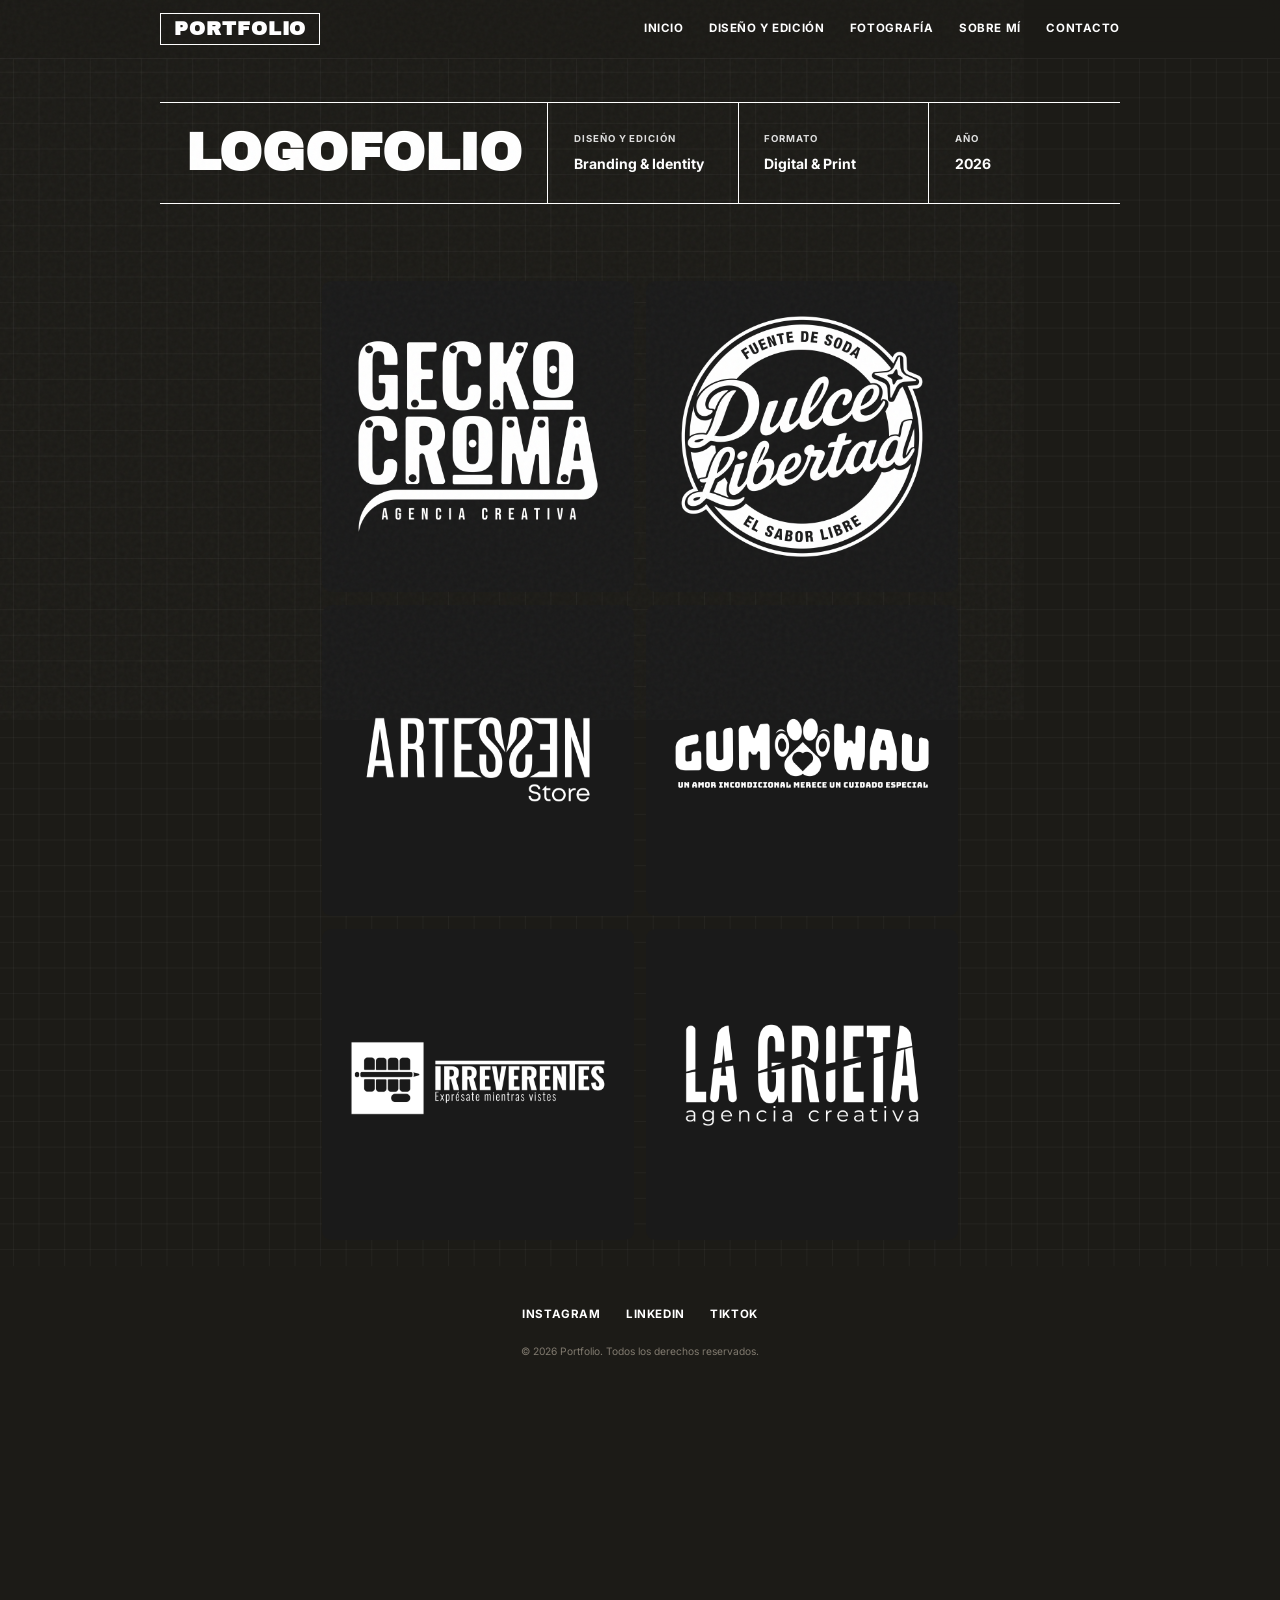
<file: servicios/logofolio.html>
<!DOCTYPE html>
<html lang="es">
<head>
    <!-- Google Tag Manager -->
    <script>(function(w,d,s,l,i){w[l]=w[l]||[];w[l].push({'gtm.start':
    new Date().getTime(),event:'gtm.js'});var f=d.getElementsByTagName(s)[0],
    j=d.createElement(s),dl=l!='dataLayer'?'&l='+l:'';j.async=true;j.src=
    'https://www.googletagmanager.com/gtm.js?id='+i+dl;f.parentNode.insertBefore(j,f);
    })(window,document,'script','dataLayer','GTM-T3JWBS7L');</script>
    <!-- End Google Tag Manager -->
    <meta charset="UTF-8">
    <meta name="viewport" content="width=device-width, initial-scale=1.0">
    <title>Logofolio e Identidad Visual | Carlos Solis Uzuriaga</title>

    <!-- Primary Meta Tags -->
    <meta name="title" content="Logofolio e Identidad Visual | Carlos Solis Uzuriaga">
    <meta name="description" content="Muestra de logotipos, isotipos y marcas diseñadas por Carlos Solis Uzuriaga. Identidad corporativa, branding y conceptualización visual.">
    <meta name="keywords" content="logofolio, diseño de logotipos, branding, identidad corporativa, logos, csolisu">
    <meta name="author" content="Carlos Solis Uzuriaga">
    <meta name="robots" content="index, follow">
    <link rel="canonical" href="https://carlossolisuzuriaga.com/servicios/logofolio.html">

    <!-- Open Graph / Facebook -->
    <meta property="og:type" content="website">
    <meta property="og:url" content="https://carlossolisuzuriaga.com/servicios/logofolio.html">
    <meta property="og:title" content="Logofolio e Identidad Visual | Carlos Solis Uzuriaga">
    <meta property="og:description" content="Muestra de logotipos, isotipos y marcas diseñadas por Carlos Solis Uzuriaga. Identidad corporativa, branding y conceptualización visual.">
    <meta property="og:image" content="https://carlossolisuzuriaga.com/assets/images/favicon-512x512.png">

    <!-- Twitter -->
    <meta property="twitter:card" content="summary_large_image">
    <meta property="twitter:url" content="https://carlossolisuzuriaga.com/servicios/logofolio.html">
    <meta property="twitter:title" content="Logofolio e Identidad Visual | Carlos Solis Uzuriaga">
    <meta property="twitter:description" content="Muestra de logotipos, isotipos y marcas diseñadas por Carlos Solis Uzuriaga. Identidad corporativa, branding y conceptualización visual.">
    <meta property="twitter:image" content="https://carlossolisuzuriaga.com/assets/images/favicon-512x512.png">

    <!-- Favicons -->
    <link rel="icon" type="image/x-icon" href="../favicon/favicon.ico">
    <link rel="icon" type="image/png" sizes="16x16" href="../favicon/favicon-16x16.png">
    <link rel="icon" type="image/png" sizes="32x32" href="../favicon/favicon-32x32.png">
    <link rel="icon" type="image/png" sizes="192x192" href="../favicon/favicon-192x192.png">
    <link rel="icon" type="image/svg+xml" href="../favicon/favicon.svg">
    <link rel="apple-touch-icon" sizes="180x180" href="../favicon/apple-touch-icon.png">

    <!-- Primary Meta Tags -->

    <!-- Open Graph / Facebook -->

    <!-- Twitter -->

    <!-- Favicons -->

    <link rel="stylesheet" href="../css/styles.css?v=1.1.3">
    
    
    <link rel="preconnect" href="https://fonts.googleapis.com">
    <link rel="preconnect" href="https://fonts.gstatic.com" crossorigin>
    <link href="https://fonts.googleapis.com/css2?family=Archivo+Black&family=Inter:ital,wght@0,300;0,400;0,500;0,600;0,700;1,300;1,400;1,500;1,600;1,700&display=swap" rel="stylesheet">
    <style>
        .gallery-grid.centered-two-cols {
            display: flex !important;
            justify-content: center !important;
            flex-wrap: wrap !important;
            gap: 1rem !important;
            max-width: 800px !important;
            margin: 0 auto !important;
        }
        .gallery-grid.centered-two-cols .gallery-item {
            flex: 0 1 389px !important;
            max-width: 389px !important;
            width: 100% !important;
        }
    </style>
</head>
<body class="dark-grid">
    <!-- Google Tag Manager (noscript) -->
    <noscript><iframe src="https://www.googletagmanager.com/ns.html?id=GTM-T3JWBS7L"
    height="0" width="0" style="display:none;visibility:hidden"></iframe></noscript>
    <!-- End Google Tag Manager (noscript) -->
    <header class="header">
        <nav class="nav">
            <a href="../index.html" class="logo">PORTFOLIO</a>
            <ul class="nav-menu">
                <li><a href="../index.html" class="nav-link">Inicio</a></li>
                <li><a href="../index.html#diseno-edicion" class="nav-link">Diseño y Edición</a></li>
                <li><a href="../index.html#fotografia" class="nav-link">Fotografía</a></li>
                <li><a href="../sobre-mi.html" class="nav-link">Sobre mí</a></li>
                <li><a href="../contacto.html" class="nav-link">Contacto</a></li>
            </ul>
            <button class="menu-toggle" aria-label="Menú">
                <span></span>
                <span></span>
                <span></span>
            </button>
        </nav>
    </header>

    <main>
        <div class="project-header-grid">
            <div class="project-header-cell">
                <h1>Logofolio</h1>
            </div>
            <div class="project-header-cell">
                <span>Diseño y Edición</span>
                <p>Branding & Identity</p>
            </div>
            <div class="project-header-cell">
                <span>Formato</span>
                <p>Digital & Print</p>
            </div>
            <div class="project-header-cell">
                <span>Año</span>
                <p>2026</p>
            </div>
        </div>

        <section class="gallery">
            <div class="gallery-grid centered-two-cols">
                <div class="gallery-item">
                    <img src="../assets/images/servicios/logofolio-apps/Mesa de trabajo 1.jpg" alt="Mesa 1">
                </div>
                <div class="gallery-item">
                    <img src="../assets/images/servicios/logofolio-apps/Mesa de trabajo 2.jpg" alt="Mesa 2">
                </div>
                <div class="gallery-item">
                    <img src="../assets/images/servicios/logofolio-apps/Mesa de trabajo 3.jpg" alt="Mesa 3">
                </div>
                <div class="gallery-item">
                    <img src="../assets/images/servicios/logofolio-apps/Mesa de trabajo 4.jpg" alt="Mesa 4">
                </div>
                <div class="gallery-item">
                    <img src="../assets/images/servicios/logofolio-apps/Mesa de trabajo 5.jpg" alt="Mesa 5">
                </div>
                <div class="gallery-item">
                    <img src="../assets/images/servicios/logofolio-apps/Mesa de trabajo 6.png" alt="Mesa 6">
                </div>
            </div>
        </section>
    </main>

    <footer class="footer">
        <div class="footer-content">
            <a href="https://www.instagram.com/carlossolisuzuriaga" target="_blank" class="social">Instagram</a>
            <a href="https://www.linkedin.com/in/carlos-solis-uzuriaga" target="_blank" class="social">LinkedIn</a>
            <a href="https://www.tiktok.com/@carlossolisuzuriaga" target="_blank" class="social">TikTok</a>
        </div>
        <p class="copyright">© 2026 Portfolio. Todos los derechos reservados.</p>
    </footer>

    <script src="../js/main.js"></script>
</body>
</html>
</file>
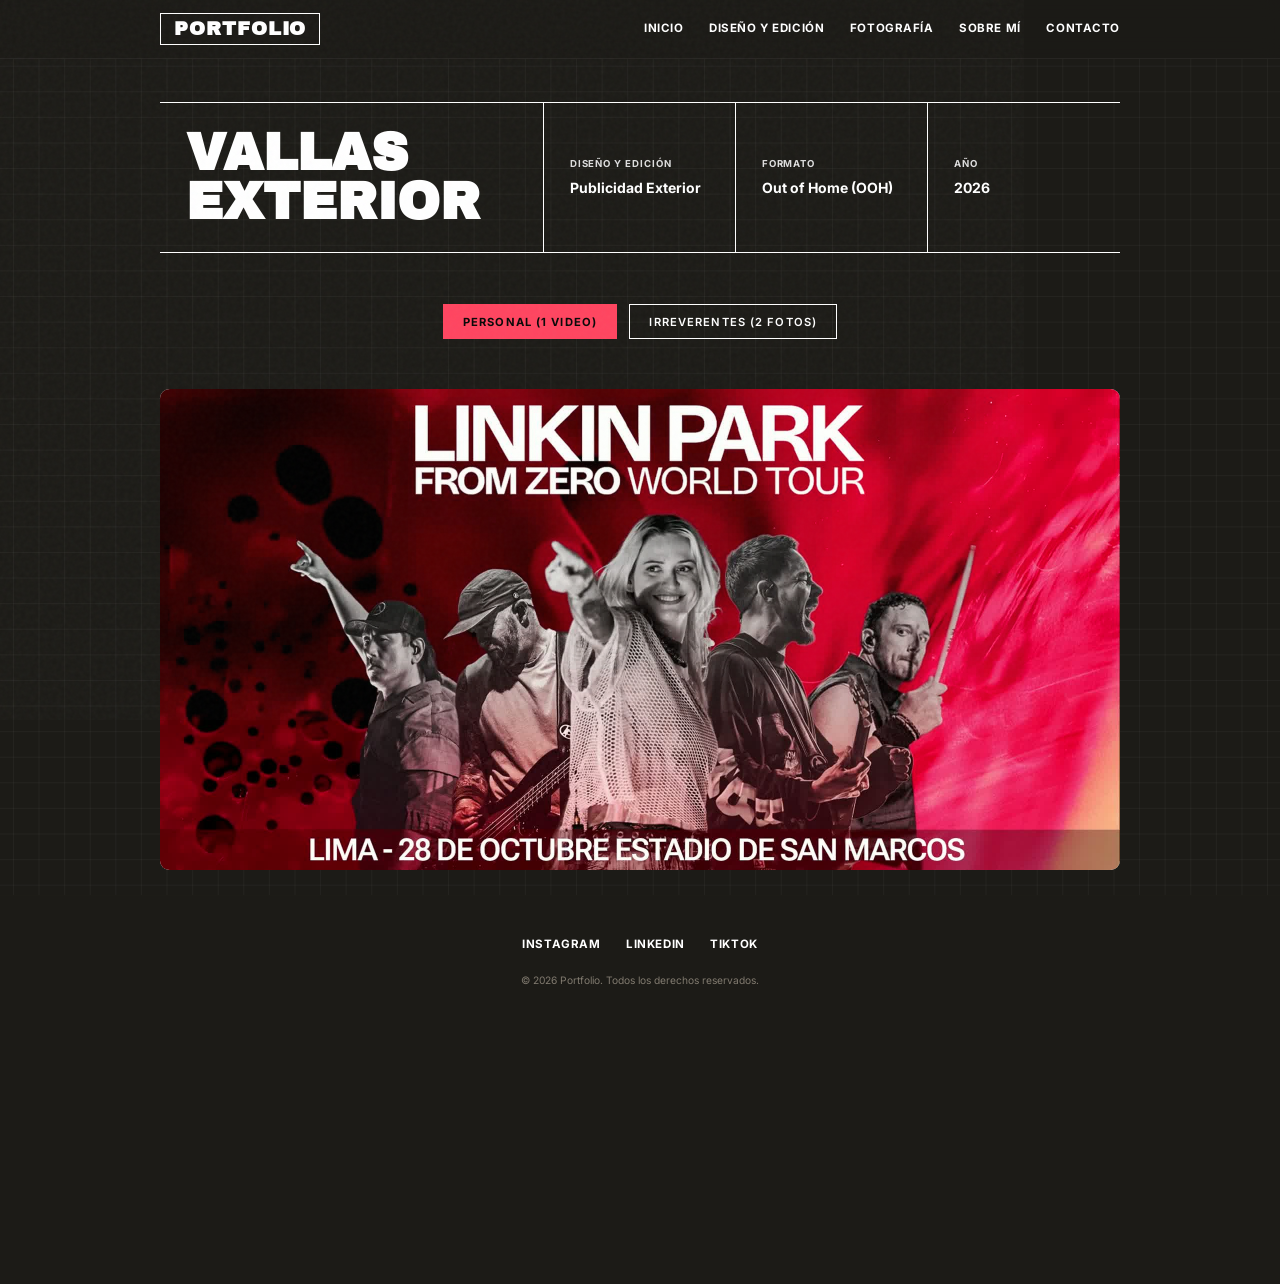
<file: servicios/vallas-publicidad.html>
<!DOCTYPE html>
<html lang="es">
<head>
    <!-- Google Tag Manager -->
    <script>(function(w,d,s,l,i){w[l]=w[l]||[];w[l].push({'gtm.start':
    new Date().getTime(),event:'gtm.js'});var f=d.getElementsByTagName(s)[0],
    j=d.createElement(s),dl=l!='dataLayer'?'&l='+l:'';j.async=true;j.src=
    'https://www.googletagmanager.com/gtm.js?id='+i+dl;f.parentNode.insertBefore(j,f);
    })(window,document,'script','dataLayer','GTM-T3JWBS7L');</script>
    <!-- End Google Tag Manager -->
    <meta charset="UTF-8">
    <meta name="viewport" content="width=device-width, initial-scale=1.0">
    <title>Publicidad Exterior y Vallas | Carlos Solis Uzuriaga</title>

    <!-- Primary Meta Tags -->
    <meta name="title" content="Publicidad Exterior y Vallas | Carlos Solis Uzuriaga">
    <meta name="description" content="Diseño de paneles y vallas publicitarias de gran formato por Carlos Solis Uzuriaga. Proyectos personales y creativos con impacto de marca.">
    <meta name="keywords" content="vallas publicitarias, publicidad exterior, carteles publicitario, gigantografias, gran formato">
    <meta name="author" content="Carlos Solis Uzuriaga">
    <meta name="robots" content="index, follow">
    <link rel="canonical" href="https://carlossolisuzuriaga.com/servicios/vallas-publicidad.html">

    <!-- Open Graph / Facebook -->
    <meta property="og:type" content="website">
    <meta property="og:url" content="https://carlossolisuzuriaga.com/servicios/vallas-publicidad.html">
    <meta property="og:title" content="Publicidad Exterior y Vallas | Carlos Solis Uzuriaga">
    <meta property="og:description" content="Diseño de paneles y vallas publicitarias de gran formato por Carlos Solis Uzuriaga. Proyectos personales y creativos con impacto de marca.">
    <meta property="og:image" content="https://carlossolisuzuriaga.com/assets/images/favicon-512x512.png">

    <!-- Twitter -->
    <meta property="twitter:card" content="summary_large_image">
    <meta property="twitter:url" content="https://carlossolisuzuriaga.com/servicios/vallas-publicidad.html">
    <meta property="twitter:title" content="Publicidad Exterior y Vallas | Carlos Solis Uzuriaga">
    <meta property="twitter:description" content="Diseño de paneles y vallas publicitarias de gran formato por Carlos Solis Uzuriaga. Proyectos personales y creativos con impacto de marca.">
    <meta property="twitter:image" content="https://carlossolisuzuriaga.com/assets/images/favicon-512x512.png">

    <!-- Favicons -->
    <link rel="icon" type="image/x-icon" href="../favicon/favicon.ico">
    <link rel="icon" type="image/png" sizes="16x16" href="../favicon/favicon-16x16.png">
    <link rel="icon" type="image/png" sizes="32x32" href="../favicon/favicon-32x32.png">
    <link rel="icon" type="image/png" sizes="192x192" href="../favicon/favicon-192x192.png">
    <link rel="icon" type="image/svg+xml" href="../favicon/favicon.svg">
    <link rel="apple-touch-icon" sizes="180x180" href="../favicon/apple-touch-icon.png">

    <!-- Primary Meta Tags -->

    <!-- Open Graph / Facebook -->

    <!-- Twitter -->

    <!-- Favicons -->

    <link rel="stylesheet" href="../css/styles.css?v=1.1.3">
    
    
    <link rel="preconnect" href="https://fonts.googleapis.com">
    <link rel="preconnect" href="https://fonts.gstatic.com" crossorigin>
    <link href="https://fonts.googleapis.com/css2?family=Archivo+Black&family=Inter:ital,wght@0,300;0,400;0,500;0,600;0,700;1,300;1,400;1,500;1,600;1,700&display=swap" rel="stylesheet">
    <style>
        .gallery-tabs-container {
            display: flex;
            justify-content: center;
            flex-wrap: wrap;
            gap: 15px;
            margin: 30px auto;
            max-width: 1200px;
            padding: 0 20px;
        }
        .gallery-tab-btn {
            background-color: transparent;
            border: 2px solid var(--text, #262524);
            color: var(--text, #262524);
            padding: 12px 24px;
            font-family: var(--font-body);
            font-size: 14px;
            font-weight: 600;
            text-transform: uppercase;
            letter-spacing: 0.1em;
            cursor: pointer;
            transition: all 0.3s ease;
        }
        .gallery-tab-btn:hover {
            border-color: var(--accent);
            color: var(--accent);
            background-color: rgba(242, 73, 73, 0.05);
        }
        .gallery-tab-btn.active {
            background-color: var(--accent);
            border-color: var(--accent);
            color: var(--bg, #F2DCC2);
            font-weight: 700;
        }
        .gallery-section-title {
            display: none;
        }
        .gallery-section {
            margin-top: 0 !important;
            animation: fadeIn 0.4s ease-out;
        }
        @keyframes fadeIn {
            from { opacity: 0; transform: translateY(15px); }
            to { opacity: 1; transform: translateY(0); }
        }
    
        @media (max-width: 768px) {
            .gallery-tabs-container {
                flex-wrap: wrap !important;
                gap: 10px !important;
                padding: 0 15px !important;
                margin: 20px auto !important;
            }
            .gallery-tab-btn {
                flex: 1 1 calc(50% - 10px) !important;
                min-width: 120px !important;
                padding: 10px 16px !important;
                font-size: 12px !important;
                text-align: center !important;
            }
        }
</style>
</head>
<body class="dark-grid">
    <!-- Google Tag Manager (noscript) -->
    <noscript><iframe src="https://www.googletagmanager.com/ns.html?id=GTM-T3JWBS7L"
    height="0" width="0" style="display:none;visibility:hidden"></iframe></noscript>
    <!-- End Google Tag Manager (noscript) -->
    <header class="header">
        <nav class="nav">
            <a href="../index.html" class="logo">PORTFOLIO</a>
            <ul class="nav-menu">
                <li><a href="../index.html" class="nav-link">Inicio</a></li>
                <li><a href="../index.html#diseno-edicion" class="nav-link">Diseño y Edición</a></li>
                <li><a href="../index.html#fotografia" class="nav-link">Fotografía</a></li>
                <li><a href="../sobre-mi.html" class="nav-link">Sobre mí</a></li>
                <li><a href="../contacto.html" class="nav-link">Contacto</a></li>
            </ul>
            <button class="menu-toggle" aria-label="Menú">
                <span></span>
                <span></span>
                <span></span>
            </button>
        </nav>
    </header>

    <main>
        <div class="project-header-grid">
            <div class="project-header-cell">
                <h1>Vallas Exterior</h1>
            </div>
            <div class="project-header-cell">
                <span>Diseño y Edición</span>
                <p>Publicidad Exterior</p>
            </div>
            <div class="project-header-cell">
                <span>Formato</span>
                <p>Out of Home (OOH)</p>
            </div>
            <div class="project-header-cell">
                <span>Año</span>
                <p>2026</p>
            </div>
        </div>

                <!-- Barra de Pestañas -->
        <div class="gallery-tabs-container">
            <button class="gallery-tab-btn active" onclick="switchTab(this, 'personal')">PERSONAL (1 video)</button>
            <button class="gallery-tab-btn" onclick="switchTab(this, 'irreverentes')">IRREVERENTES (2 fotos)</button>
        </div>

        <section class="gallery">
            <div class="gallery-section" id="gallery-personal">
                <h2 class="gallery-section-title">PERSONAL</h2>
                <div class="gallery-grid vertical-stack">
                    <div class="gallery-item video-item horizontal">
                        <video src="../assets/images/servicios/vallas-publicidad/PERSONAL/1.mp4" muted loop playsinline preload="metadata" poster="../assets/images/servicios/vallas-publicidad/PERSONAL/poster-1.jpg" data-poster="13"></video>
                        <button class="audio-toggle">🔇</button>
                    </div>
                </div>
            </div>

            <div class="gallery-section" id="gallery-irreverentes" style="display: none;">
                <h2 class="gallery-section-title">IRREVERENTES</h2>
                <div class="gallery-grid vertical-stack">
                    <div class="gallery-item horizontal">
                        <img src="../assets/images/servicios/vallas-publicidad/IRREVERENTES/2.png" alt="Valla 2">
                    </div>
                    <div class="gallery-item horizontal imagen-3">
                        <img src="../assets/images/servicios/vallas-publicidad/IRREVERENTES/3.png" alt="Valla 3">
                    </div>
                </div>
            </div>
        </section>
    </main>

    <footer class="footer">
        <div class="footer-content">
            <a href="https://www.instagram.com/carlossolisuzuriaga" target="_blank" class="social">Instagram</a>
            <a href="https://www.linkedin.com/in/carlos-solis-uzuriaga" target="_blank" class="social">LinkedIn</a>
            <a href="https://www.tiktok.com/@carlossolisuzuriaga" target="_blank" class="social">TikTok</a>
        </div>
        <p class="copyright">© 2026 Portfolio. Todos los derechos reservados.</p>
    </footer>

        <script src="../js/main.js"></script>
    <script>
        function switchTab(btn, galleryId) {
            // Ocultar todas las secciones
            document.getElementById('gallery-personal').style.display = 'none';
            document.getElementById('gallery-irreverentes').style.display = 'none';
            
            // Mostrar la sección seleccionada
            document.getElementById('gallery-' + galleryId).style.display = 'block';
            
            // Quitar clase activa a los botones
            const buttons = document.querySelectorAll('.gallery-tab-btn');
            buttons.forEach(b => b.classList.remove('active'));
            
            // Añadir clase activa al botón presionado
            btn.classList.add('active');
        }
    </script>
</body>
</html>
</file>
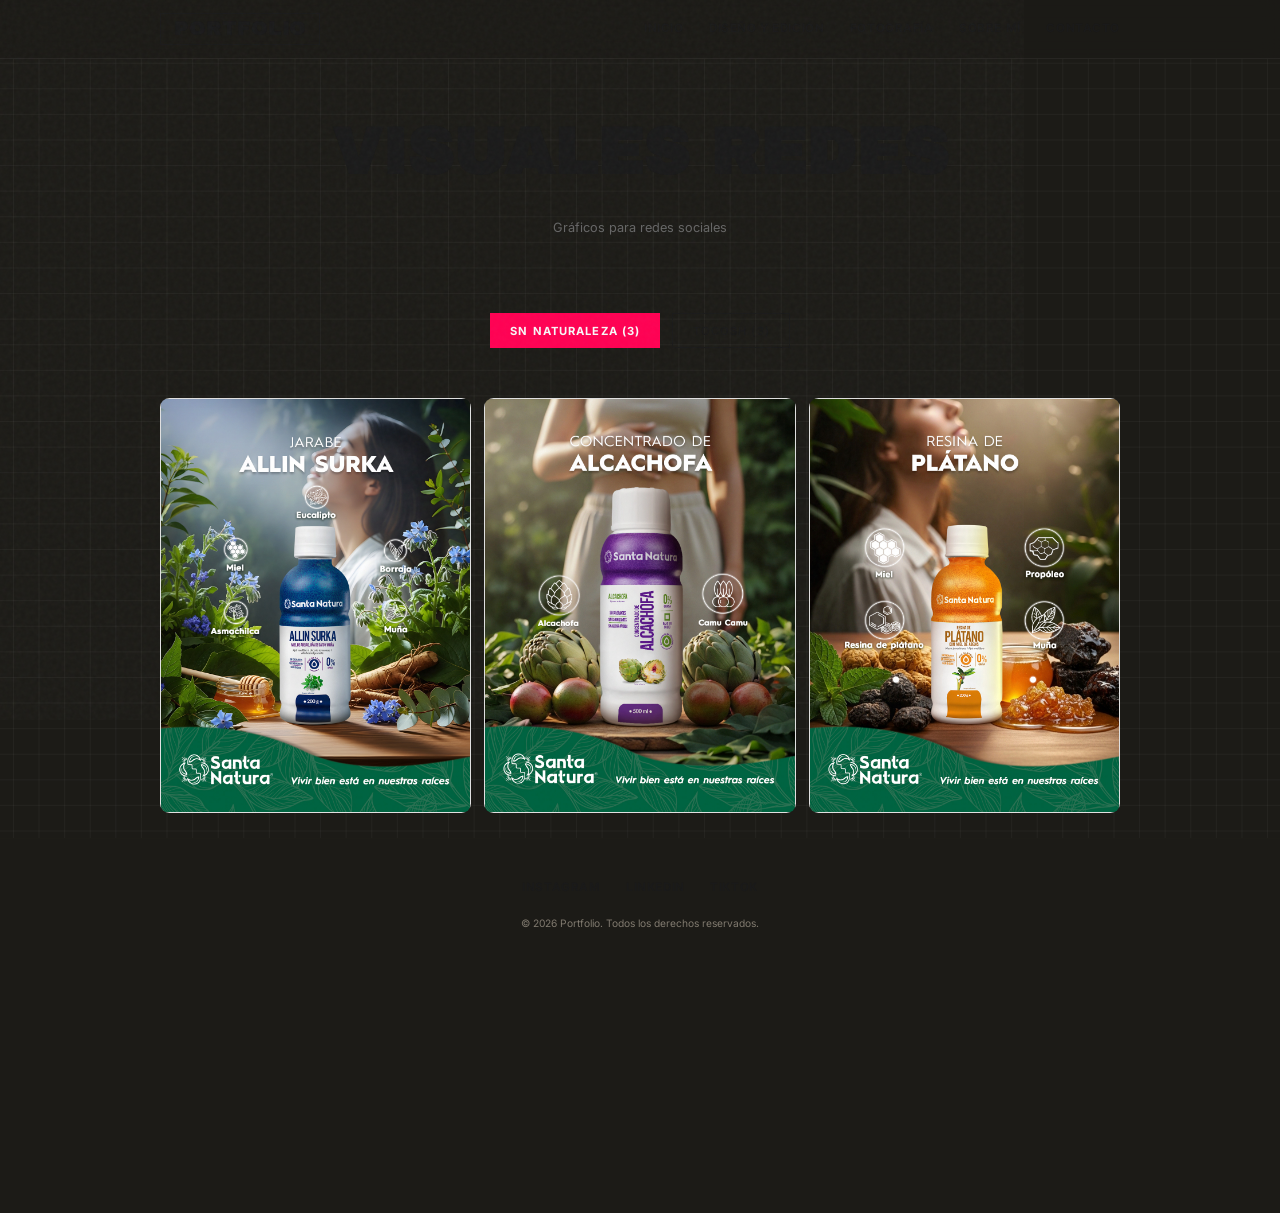
<file: servicios/visuales-redes-light.html>
<!DOCTYPE html>

<html lang="es">

<head>
    <!-- Google Tag Manager -->
    <script>(function(w,d,s,l,i){w[l]=w[l]||[];w[l].push({'gtm.start':
    new Date().getTime(),event:'gtm.js'});var f=d.getElementsByTagName(s)[0],
    j=d.createElement(s),dl=l!='dataLayer'?'&l='+l:'';j.async=true;j.src=
    'https://www.googletagmanager.com/gtm.js?id='+i+dl;f.parentNode.insertBefore(j,f);
    })(window,document,'script','dataLayer','GTM-T3JWBS7L');</script>
    <!-- End Google Tag Manager -->
    <meta charset="UTF-8">
    <meta name="viewport" content="width=device-width, initial-scale=1.0">
    <title>Diseño de Visuales para Redes | Carlos Solis Uzuriaga</title>

    <!-- Primary Meta Tags -->
    <meta name="title" content="Diseño de Visuales para Redes | Carlos Solis Uzuriaga">
    <meta name="description" content="Diseños estáticos e identidad visual para feeds y campañas en redes sociales. Proyectos conceptuales: Tocosh y SN Naturaleza.">
    <meta name="keywords" content="visuales redes, feed de instagram, graficos redes sociales, tocosh, sn naturaleza, version clara">
    <meta name="author" content="Carlos Solis Uzuriaga">
    <meta name="robots" content="index, follow">
    <link rel="canonical" href="https://carlossolisuzuriaga.com/servicios/visuales-redes-light.html">

    <!-- Open Graph / Facebook -->
    <meta property="og:type" content="website">
    <meta property="og:url" content="https://carlossolisuzuriaga.com/servicios/visuales-redes-light.html">
    <meta property="og:title" content="Diseño de Visuales para Redes | Carlos Solis Uzuriaga">
    <meta property="og:description" content="Diseños estáticos e identidad visual para feeds y campañas en redes sociales. Proyectos conceptuales: Tocosh y SN Naturaleza.">
    <meta property="og:image" content="https://carlossolisuzuriaga.com/assets/images/favicon-512x512.png">

    <!-- Twitter -->
    <meta property="twitter:card" content="summary_large_image">
    <meta property="twitter:url" content="https://carlossolisuzuriaga.com/servicios/visuales-redes-light.html">
    <meta property="twitter:title" content="Diseño de Visuales para Redes | Carlos Solis Uzuriaga">
    <meta property="twitter:description" content="Diseños estáticos e identidad visual para feeds y campañas en redes sociales. Proyectos conceptuales: Tocosh y SN Naturaleza.">
    <meta property="twitter:image" content="https://carlossolisuzuriaga.com/assets/images/favicon-512x512.png">

    <!-- Favicons -->
    <link rel="icon" type="image/x-icon" href="../favicon/favicon.ico">
    <link rel="icon" type="image/png" sizes="16x16" href="../favicon/favicon-16x16.png">
    <link rel="icon" type="image/png" sizes="32x32" href="../favicon/favicon-32x32.png">
    <link rel="icon" type="image/png" sizes="192x192" href="../favicon/favicon-192x192.png">
    <link rel="icon" type="image/svg+xml" href="../favicon/favicon.svg">
    <link rel="apple-touch-icon" sizes="180x180" href="../favicon/apple-touch-icon.png">

    <!-- Primary Meta Tags -->

    <!-- Open Graph / Facebook -->

    <!-- Twitter -->

    <!-- Favicons -->

    <link rel="stylesheet" href="../css/styles.css?v=1.1.3">

    

    

    <link rel="preconnect" href="https://fonts.googleapis.com">
    <link rel="preconnect" href="https://fonts.gstatic.com" crossorigin>
    <link href="https://fonts.googleapis.com/css2?family=Archivo+Black&family=Inter:ital,wght@0,300;0,400;0,500;0,600;0,700;1,300;1,400;1,500;1,600;1,700&display=swap" rel="stylesheet">

    <style>

        :root {

            --bg: #f8f8f8;

            --bg-secondary: #ffffff;

            --text: #1a1a1a;

            --text-muted: #666666;

            --accent: #FF0053;

            --accent-secondary: #00e5ff;

        }

        .header {

            background: rgba(248, 248, 248, 0.9);

        }

        .logo, .nav-link, .page-title, .page-subtitle {

            color: var(--text);

        }

        .nav-link:hover {

            color: var(--accent);

        }

        .page-subtitle {

            color: var(--text-muted);

        }

        .gallery-item img {

            border: 1px solid #e0e0e0;

        }

        .footer {

            border-top: 1px solid #e0e0e0;

        }

        .gallery-tabs-container {

            display: flex;

            justify-content: center;

            flex-wrap: wrap;

            gap: 15px;

            margin: 30px auto;

            max-width: 1200px;

            padding: 0 20px;

        }

        .gallery-tab-btn {

            background-color: transparent;

            border: 2px solid var(--text, #262524);

            color: var(--text, #262524);

            padding: 12px 24px;

            font-family: var(--font-body);

            font-size: 14px;

            font-weight: 600;

            text-transform: uppercase;

            letter-spacing: 0.1em;

            cursor: pointer;

            transition: all 0.3s ease;

        }

        .gallery-tab-btn:hover {

            border-color: var(--accent);

            color: var(--accent);

            background-color: rgba(255, 0, 83, 0.05);

        }

        .gallery-tab-btn.active {

            background-color: var(--accent);

            border-color: var(--accent);

            color: var(--bg, #F2DCC2);

            font-weight: 700;

        }

        .gallery-section-title {

            display: none;

        }

        .gallery-section {

            margin-top: 0 !important;

            animation: fadeIn 0.4s ease-out;

        }

        @keyframes fadeIn {

            from { opacity: 0; transform: translateY(15px); }

            to { opacity: 1; transform: translateY(0); }

        }

    
        @media (max-width: 768px) {
            .gallery-tabs-container {
                flex-wrap: wrap !important;
                gap: 10px !important;
                padding: 0 15px !important;
                margin: 20px auto !important;
            }
            .gallery-tab-btn {
                flex: 1 1 calc(50% - 10px) !important;
                min-width: 120px !important;
                padding: 10px 16px !important;
                font-size: 12px !important;
                text-align: center !important;
            }
        }
</style>

</head>

<body class="dark-grid">
    <!-- Google Tag Manager (noscript) -->
    <noscript><iframe src="https://www.googletagmanager.com/ns.html?id=GTM-T3JWBS7L"
    height="0" width="0" style="display:none;visibility:hidden"></iframe></noscript>
    <!-- End Google Tag Manager (noscript) -->

    <header class="header">

        <nav class="nav">

            <a href="../index-light.html" class="logo">PORTFOLIO</a>

            <ul class="nav-menu">

                <li><a href="../index-light.html" class="nav-link">Inicio</a></li>

                <li><a href="../index-light.html#diseno-edicion" class="nav-link">Diseño y Edición</a></li>

                <li><a href="../index-light.html#fotografia" class="nav-link">Fotografía</a></li>

                <li><a href="../sobre-mi.html" class="nav-link">Sobre mí</a></li>

                <li><a href="../contacto.html" class="nav-link">Contacto</a></li>

            </ul>

            <button class="menu-toggle" aria-label="Menú">

                <span></span>

                <span></span>

                <span></span>

            </button>

        </nav>

    </header>

    <main>

        <section class="page-header">

            <h1 class="page-title">Visuales Redes</h1>

            <p class="page-subtitle">Gráficos para redes sociales</p>

        </section>

                <!-- Barra de Pestañas -->

        <div class="gallery-tabs-container">

            <button class="gallery-tab-btn active" onclick="switchTab(this, 'naturaleza')">SN NATURALEZA (3)</button>

            <button class="gallery-tab-btn" onclick="switchTab(this, 'tocosh')">TOCOSH (3)</button>

        </div>

        <section class="gallery">

            <div class="gallery-section" id="gallery-naturaleza">

                <h2 class="gallery-section-title">SN NATURALEZA</h2>

                <div class="gallery-grid cols-3">

                    <div class="gallery-item">

                        <img src="../assets/images/servicios/visuales-redes/SN NATURALEZA/1.jpg" alt="SN Naturaleza 1">

                    </div>

                    <div class="gallery-item">

                        <img src="../assets/images/servicios/visuales-redes/SN NATURALEZA/2.jpg" alt="SN Naturaleza 2">

                    </div>

                    <div class="gallery-item">

                        <img src="../assets/images/servicios/visuales-redes/SN NATURALEZA/3.jpg" alt="SN Naturaleza 3">

                    </div>

                </div>

            </div>

            <div class="gallery-section" id="gallery-tocosh" style="display: none;">

                <h2 class="gallery-section-title">TOCOSH</h2>

                <div class="gallery-grid cols-3">

                    <div class="gallery-item">

                        <img src="../assets/images/servicios/visuales-redes/TOCOSH/4.jpg" alt="Tocosh 1">

                    </div>

                    <div class="gallery-item">

                        <img src="../assets/images/servicios/visuales-redes/TOCOSH/5.jpg" alt="Tocosh 2">

                    </div>

                    <div class="gallery-item">

                        <img src="../assets/images/servicios/visuales-redes/TOCOSH/6.jpg" alt="Tocosh 3">

                    </div>

                </div>

            </div>

        </section>

    </main>

    <footer class="footer">

        <div class="footer-content">

            <a href="https://www.instagram.com/carlossolisuzuriaga" target="_blank" class="social">Instagram</a>

            <a href="https://www.linkedin.com/in/carlos-solis-uzuriaga" target="_blank" class="social">LinkedIn</a>

            <a href="https://www.tiktok.com/@carlossolisuzuriaga" target="_blank" class="social">TikTok</a>

        </div>

        <p class="copyright">© 2026 Portfolio. Todos los derechos reservados.</p>

    </footer>

    <script src="../js/main.js"></script>

    <script>

        function switchTab(btn, galleryId) {

            // Ocultar todas las secciones

            document.getElementById('gallery-naturaleza').style.display = 'none';

            document.getElementById('gallery-tocosh').style.display = 'none';

            // Mostrar la sección seleccionada

            document.getElementById('gallery-' + galleryId).style.display = 'block';

            // Quitar clase activa a los botones

            const buttons = document.querySelectorAll('.gallery-tab-btn');

            buttons.forEach(b => b.classList.remove('active'));

            // Añadir clase activa al botón presionado

            btn.classList.add('active');

        }

    </script>

</body>

</html>
</file>
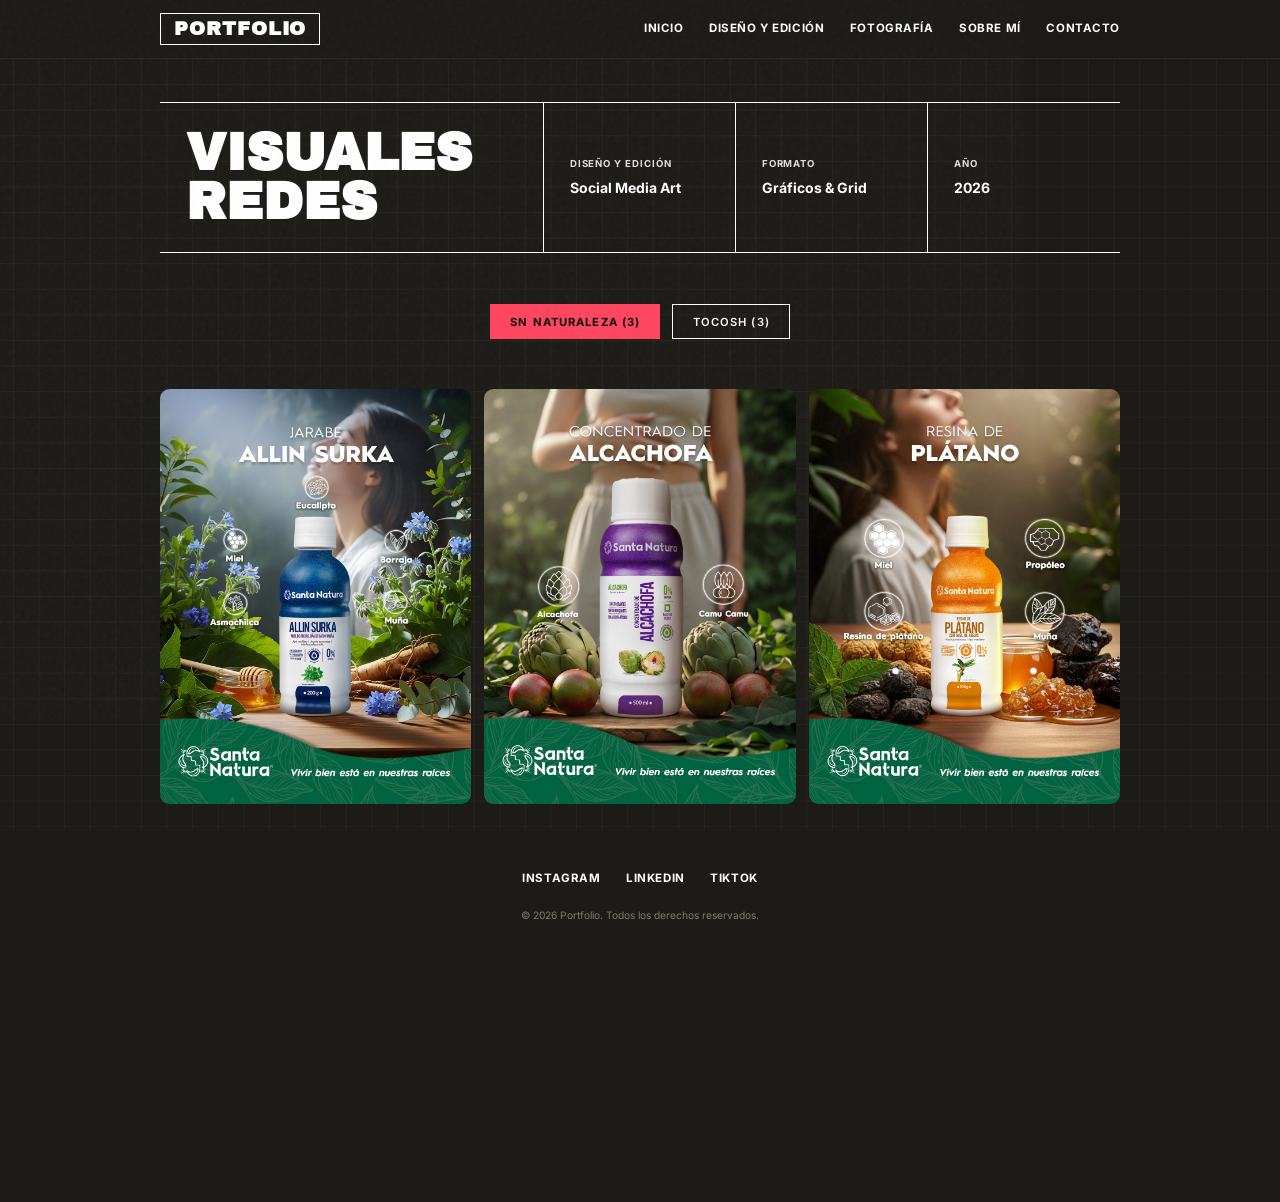
<file: servicios/visuales-redes.html>
<!DOCTYPE html>
<html lang="es">
<head>
    <!-- Google Tag Manager -->
    <script>(function(w,d,s,l,i){w[l]=w[l]||[];w[l].push({'gtm.start':
    new Date().getTime(),event:'gtm.js'});var f=d.getElementsByTagName(s)[0],
    j=d.createElement(s),dl=l!='dataLayer'?'&l='+l:'';j.async=true;j.src=
    'https://www.googletagmanager.com/gtm.js?id='+i+dl;f.parentNode.insertBefore(j,f);
    })(window,document,'script','dataLayer','GTM-T3JWBS7L');</script>
    <!-- End Google Tag Manager -->
    <meta charset="UTF-8">
    <meta name="viewport" content="width=device-width, initial-scale=1.0">
    <title>Diseño de Visuales para Redes | Carlos Solis Uzuriaga</title>

    <!-- Primary Meta Tags -->
    <meta name="title" content="Diseño de Visuales para Redes | Carlos Solis Uzuriaga">
    <meta name="description" content="Diseños estáticos e identidad visual para feeds y campañas en redes sociales. Proyectos conceptuales: Tocosh y SN Naturaleza.">
    <meta name="keywords" content="visuales redes, feed de instagram, graficos redes sociales, tocosh, sn naturaleza">
    <meta name="author" content="Carlos Solis Uzuriaga">
    <meta name="robots" content="index, follow">
    <link rel="canonical" href="https://carlossolisuzuriaga.com/servicios/visuales-redes.html">

    <!-- Open Graph / Facebook -->
    <meta property="og:type" content="website">
    <meta property="og:url" content="https://carlossolisuzuriaga.com/servicios/visuales-redes.html">
    <meta property="og:title" content="Diseño de Visuales para Redes | Carlos Solis Uzuriaga">
    <meta property="og:description" content="Diseños estáticos e identidad visual para feeds y campañas en redes sociales. Proyectos conceptuales: Tocosh y SN Naturaleza.">
    <meta property="og:image" content="https://carlossolisuzuriaga.com/assets/images/favicon-512x512.png">

    <!-- Twitter -->
    <meta property="twitter:card" content="summary_large_image">
    <meta property="twitter:url" content="https://carlossolisuzuriaga.com/servicios/visuales-redes.html">
    <meta property="twitter:title" content="Diseño de Visuales para Redes | Carlos Solis Uzuriaga">
    <meta property="twitter:description" content="Diseños estáticos e identidad visual para feeds y campañas en redes sociales. Proyectos conceptuales: Tocosh y SN Naturaleza.">
    <meta property="twitter:image" content="https://carlossolisuzuriaga.com/assets/images/favicon-512x512.png">

    <!-- Favicons -->
    <link rel="icon" type="image/x-icon" href="../favicon/favicon.ico">
    <link rel="icon" type="image/png" sizes="16x16" href="../favicon/favicon-16x16.png">
    <link rel="icon" type="image/png" sizes="32x32" href="../favicon/favicon-32x32.png">
    <link rel="icon" type="image/png" sizes="192x192" href="../favicon/favicon-192x192.png">
    <link rel="icon" type="image/svg+xml" href="../favicon/favicon.svg">
    <link rel="apple-touch-icon" sizes="180x180" href="../favicon/apple-touch-icon.png">

    <!-- Primary Meta Tags -->

    <!-- Open Graph / Facebook -->

    <!-- Twitter -->

    <!-- Favicons -->

    <link rel="stylesheet" href="../css/styles.css?v=1.1.3">
    
    
    <link rel="preconnect" href="https://fonts.googleapis.com">
    <link rel="preconnect" href="https://fonts.gstatic.com" crossorigin>
    <link href="https://fonts.googleapis.com/css2?family=Archivo+Black&family=Inter:ital,wght@0,300;0,400;0,500;0,600;0,700;1,300;1,400;1,500;1,600;1,700&display=swap" rel="stylesheet">
    <style>
        .gallery-tabs-container {
            display: flex;
            justify-content: center;
            flex-wrap: wrap;
            gap: 15px;
            margin: 30px auto;
            max-width: 1200px;
            padding: 0 20px;
        }
        .gallery-tab-btn {
            background-color: transparent;
            border: 2px solid var(--text, #262524);
            color: var(--text, #262524);
            padding: 12px 24px;
            font-family: var(--font-body);
            font-size: 14px;
            font-weight: 600;
            text-transform: uppercase;
            letter-spacing: 0.1em;
            cursor: pointer;
            transition: all 0.3s ease;
        }
        .gallery-tab-btn:hover {
            border-color: var(--accent);
            color: var(--accent);
            background-color: rgba(242, 73, 73, 0.05);
        }
        .gallery-tab-btn.active {
            background-color: var(--accent);
            border-color: var(--accent);
            color: var(--bg, #F2DCC2);
            font-weight: 700;
        }
        .gallery-section-title {
            display: none;
        }
        .gallery-section {
            margin-top: 0 !important;
            animation: fadeIn 0.4s ease-out;
        }
        @keyframes fadeIn {
            from { opacity: 0; transform: translateY(15px); }
            to { opacity: 1; transform: translateY(0); }
        }
    
        @media (max-width: 768px) {
            .gallery-tabs-container {
                flex-wrap: wrap !important;
                gap: 10px !important;
                padding: 0 15px !important;
                margin: 20px auto !important;
            }
            .gallery-tab-btn {
                flex: 1 1 calc(50% - 10px) !important;
                min-width: 120px !important;
                padding: 10px 16px !important;
                font-size: 12px !important;
                text-align: center !important;
            }
        }
</style>
</head>
<body class="dark-grid">
    <!-- Google Tag Manager (noscript) -->
    <noscript><iframe src="https://www.googletagmanager.com/ns.html?id=GTM-T3JWBS7L"
    height="0" width="0" style="display:none;visibility:hidden"></iframe></noscript>
    <!-- End Google Tag Manager (noscript) -->
    <header class="header">
        <nav class="nav">
            <a href="../index.html" class="logo">PORTFOLIO</a>
            <ul class="nav-menu">
                <li><a href="../index.html" class="nav-link">Inicio</a></li>
                <li><a href="../index.html#diseno-edicion" class="nav-link">Diseño y Edición</a></li>
                <li><a href="../index.html#fotografia" class="nav-link">Fotografía</a></li>
                <li><a href="../sobre-mi.html" class="nav-link">Sobre mí</a></li>
                <li><a href="../contacto.html" class="nav-link">Contacto</a></li>
            </ul>
            <button class="menu-toggle" aria-label="Menú">
                <span></span>
                <span></span>
                <span></span>
            </button>
        </nav>
    </header>

    <main>
        <div class="project-header-grid">
            <div class="project-header-cell">
                <h1>Visuales Redes</h1>
            </div>
            <div class="project-header-cell">
                <span>Diseño y Edición</span>
                <p>Social Media Art</p>
            </div>
            <div class="project-header-cell">
                <span>Formato</span>
                <p>Gráficos & Grid</p>
            </div>
            <div class="project-header-cell">
                <span>Año</span>
                <p>2026</p>
            </div>
        </div>

                <!-- Barra de Pestañas -->
        <div class="gallery-tabs-container">
            <button class="gallery-tab-btn active" onclick="switchTab(this, 'naturaleza')">SN NATURALEZA (3)</button>
            <button class="gallery-tab-btn" onclick="switchTab(this, 'tocosh')">TOCOSH (3)</button>
        </div>

        <section class="gallery">
            <div class="gallery-section" id="gallery-naturaleza">
                <h2 class="gallery-section-title">SN NATURALEZA</h2>
                <div class="gallery-grid cols-3">
                    <div class="gallery-item">
                        <img src="../assets/images/servicios/visuales-redes/SN NATURALEZA/1.jpg" alt="SN Naturaleza 1">
                    </div>
                    <div class="gallery-item">
                        <img src="../assets/images/servicios/visuales-redes/SN NATURALEZA/2.jpg" alt="SN Naturaleza 2">
                    </div>
                    <div class="gallery-item">
                        <img src="../assets/images/servicios/visuales-redes/SN NATURALEZA/3.jpg" alt="SN Naturaleza 3">
                    </div>
                </div>
            </div>

            <div class="gallery-section" id="gallery-tocosh" style="display: none;">
                <h2 class="gallery-section-title">TOCOSH</h2>
                <div class="gallery-grid cols-3">
                    <div class="gallery-item">
                        <img src="../assets/images/servicios/visuales-redes/TOCOSH/4.jpg" alt="Tocosh 1">
                    </div>
                    <div class="gallery-item">
                        <img src="../assets/images/servicios/visuales-redes/TOCOSH/5.jpg" alt="Tocosh 2">
                    </div>
                    <div class="gallery-item">
                        <img src="../assets/images/servicios/visuales-redes/TOCOSH/6.jpg" alt="Tocosh 3">
                    </div>
                </div>
            </div>
        </section>
    </main>

    <footer class="footer">
        <div class="footer-content">
            <a href="https://www.instagram.com/carlossolisuzuriaga" target="_blank" class="social">Instagram</a>
            <a href="https://www.linkedin.com/in/carlos-solis-uzuriaga" target="_blank" class="social">LinkedIn</a>
            <a href="https://www.tiktok.com/@carlossolisuzuriaga" target="_blank" class="social">TikTok</a>
        </div>
        <p class="copyright">© 2026 Portfolio. Todos los derechos reservados.</p>
    </footer>

    <script src="../js/main.js"></script>
    <script>
        function switchTab(btn, galleryId) {
            // Ocultar todas las secciones
            document.getElementById('gallery-naturaleza').style.display = 'none';
            document.getElementById('gallery-tocosh').style.display = 'none';
            
            // Mostrar la sección seleccionada
            document.getElementById('gallery-' + galleryId).style.display = 'block';
            
            // Quitar clase activa a los botones
            const buttons = document.querySelectorAll('.gallery-tab-btn');
            buttons.forEach(b => b.classList.remove('active'));
            
            // Añadir clase activa al botón presionado
            btn.classList.add('active');
        }
    </script>
</body>
</html>
</file>
<file: css/styles.css>
* {



    margin: 0;



    padding: 0;



    box-sizing: border-box;



}







:root {
    --bg: #080807;
    --bg-rgb: 8, 8, 7;
    --bg-secondary: #1c1b17;
    --text: #ffffff;
    --text-rgb: 255, 255, 255;
    --text-muted: #dedede;
    --accent: #FF4560;
    --accent-rgb: 255, 69, 96;
    --duotone-shadow: #11100d;
    --duotone-light: #6a665c;
    --dark-grid-bg: #1C1B17;
    --dark-grid-bg-rgb: 28, 27, 23;
    --dark-grid-text: #ffffff;
    --dark-grid-text-rgb: 255, 255, 255;
    --card-title: #807A6F;
    --card-muted: #807A6F;
    --card-border: #302f30;
    --font-display: 'Archivo Black', sans-serif;
    --font-weight-display: 900;
    --font-style-display: normal;
    --font-body: 'Inter', sans-serif;
    --font-weight-body: 300;
    --font-style-body: normal;
}







html {



    scroll-behavior: smooth;



}







body {



    font-family: var(--font-body);



    background: var(--bg);



    color: var(--text);



    line-height: 1.6;



    display: flex;



    flex-direction: column;



    min-height: 100vh;



}







main {



    flex-grow: 1;



}







a {



    text-decoration: none;



    color: inherit;



}







ul {



    list-style: none;



}







img, video {



    max-width: 100%;



    height: auto;



    display: block;



}







/* Header */



.header {



    position: fixed;



    top: 0;



    left: 0;



    right: 0;



    z-index: 1000;



    padding: 1rem 2rem;



    background: rgb(248, 248, 248, 0.9);



    backdrop-filter: blur(10px);



}







.nav {



    display: flex;



    justify-content: space-between;



    align-items: center;



    max-width: 1200px !important;



    margin: 0 auto;



}







.logo {



    font-family: var(--font-display);



    font-size: 1.5rem;



    font-weight: 800;



    letter-spacing: 0.1em;



    color: var(--text);



}







.nav-menu {



    display: flex;



    gap: 2rem;



}







.nav-link {



    font-size: 0.9rem;



    font-weight: 500;



    text-transform: uppercase;



    letter-spacing: 0.05em;



    transition: color 0.3s;



}







.nav-link:hover {



    color: var(--accent);



}







.menu-toggle {



    display: none;



    flex-direction: column;



    gap: 5px;



    background: none;



    border: none;



    cursor: pointer;



    padding: 5px;



}







.menu-toggle span {



    width: 25px;



    height: 2px;



    background: var(--text);



    transition: 0.3s;



}







/* Hero */



.hero {



    min-height: 100vh;



    display: flex;



    align-items: center;



    justify-content: center;



    position: relative;



    padding: 2rem;



    overflow: hidden;



}







.hero-content {
    text-align: center;
    z-index: 1;
    padding: 0 1.5rem;



}







.hero-title {
    font-family: var(--font-display);
    font-size: clamp(1.8rem, 8vw, 2.5rem);



    font-weight: 800;



    line-height: 1;



    margin-bottom: 1rem;



    animation: fadeInUp 1s ease-out;



    text-transform: uppercase;



}







.hero-title .accent {



    color: var(--accent);



}







.hero-subtitle {



    font-size: 1.2rem;



    color: var(--text-muted);



    margin-bottom: 2rem;



    animation: fadeInUp 1s ease-out 0.2s both;



}







.hero-name {
    font-family: var(--font-body);
    font-weight: 300 !important;
    font-style: normal !important;
    font-size: clamp(0.9rem, 4vw, 1.2rem);



    color: var(--text-muted);



    margin-bottom: 2.5rem;



    letter-spacing: 0.15em;
    text-transform: none;



    animation: fadeInUp 1s ease-out 0.2s both;



}







.btn {
    display: inline-block;
    padding: 0.75rem 1.75rem;
    background: var(--accent);
    color: var(--bg);



    font-weight: 600;



    text-transform: uppercase;



    letter-spacing: 0.1em;



    transition: all 0.3s;



    animation: fadeInUp 1s ease-out 0.4s both;



}







.btn:hover {
    background: var(--text);
    color: var(--bg);



}







.hero-bg {



    position: absolute;



    top: 0;



    left: 0;



    right: 0;



    bottom: 0;



    background: linear-gradient(135deg, #f8f8f8 0%, #f8f8f8 75%, rgba(160, 160, 160, 0.2) 100%);



    z-index: 0;



    overflow: hidden;



}







.hero-bg canvas {



    position: absolute;



    top: 0;



    left: 0;



    width: 100%;



    height: 100%;



    display: block;



}







/* Sections */



.section {



    padding: 6rem 2rem;



    max-width: 1400px;



    margin: 0 auto;



}







.section-title {



    font-family: var(--font-display);



    font-size: clamp(2rem, 5vw, 4rem);



    font-weight: 700;



    margin-bottom: 3rem;



    text-align: center;



    text-transform: uppercase;



}







.section-title::after {



    content: '';



    display: block;



    width: 60px;



    height: 4px;



    background: var(--accent);



    margin: 1rem auto 0;



}







/* Grid */



.grid {



    display: grid;



    grid-template-columns: repeat(auto-fill, minmax(300px, 1fr));



    gap: 2rem;



}







/* Cards */



.card {



    display: block;



    background: var(--bg-secondary);



    overflow: hidden;



    transition: all 0.3s;



}







.card:hover {



    transform: translateY(-10px);



    box-shadow: 0 20px 40px rgba(97, 97, 97, 0.3);



}







.card-image {



    aspect-ratio: 4/3;



    overflow: hidden;



}







.card-image img,



.card-image video {



    width: 100%;



    height: 100%;



    object-fit: cover;



    transition: transform 0.5s;



}







.card:hover .card-image img,



.card:hover .card-image video {



    transform: scale(1.1);



}







.card-content {



    padding: 1.5rem;



}







.card-content h3 {



    font-family: var(--font-display);



    font-size: 1.3rem;



    font-weight: 600;



    margin-bottom: 0.5rem;



    text-transform: uppercase;



}







.card-content p {



    color: var(--text-muted);



    font-size: 0.9rem;



}







/* CTA */



.cta {



    padding: 6rem 2rem;



    text-align: center;



    background: var(--bg-secondary);



}







.cta h2 {



    font-family: var(--font-display);



    font-size: clamp(2rem, 5vw, 3rem);



    font-weight: 700;



    margin-bottom: 1rem;



    text-transform: uppercase;



}







.cta p {



    color: var(--text-muted);



    margin-bottom: 2rem;



}







/* Footer */



.footer {



    padding: 3rem 2rem;



    text-align: center;



    border-top: 1px solid #e0e0e0;



}







.footer-content {



    display: flex;



    justify-content: center;



    gap: 2rem;



    margin-bottom: 1.5rem;



}







.social {



    font-size: 0.9rem;



    text-transform: uppercase;



    letter-spacing: 0.05em;



    transition: color 0.3s;



}







.social:hover {



    color: var(--accent);



}







.copyright {



    color: var(--text-muted);



    font-size: 0.8rem;



}







/* Animations */



@keyframes fadeInUp {



    from {



        opacity: 0;



        transform: translateY(30px);



    }







    to {



        opacity: 1;



        transform: translateY(0);



    }



}







/* Responsive */



@media (max-width: 768px) {



    .menu-toggle {



        display: flex;

        position: relative;

        z-index: 1002;



    }



    .menu-toggle.active span:nth-child(1) {
        transform: rotate(45deg) translate(5px, 5px);
    }

    .menu-toggle.active span:nth-child(2) {
        opacity: 0;
    }

    .menu-toggle.active span:nth-child(3) {
        transform: rotate(-45deg) translate(5px, -5px);
    }







    .nav-menu {



        position: fixed;



        top: 0;



        right: -100%;



        width: 100%;



        height: 100vh;



        background: rgba(var(--bg-rgb, 8, 8, 7), 0.9);

        backdrop-filter: blur(10px);

        -webkit-backdrop-filter: blur(10px);



        flex-direction: column;



        justify-content: center;



        align-items: center;



        gap: 2rem;



        transition: right 0.3s;

        z-index: 1001;



    }







    .nav-menu.active {



        right: 0;



    }







    .nav-link {



        font-size: 1.5rem;



    }







    .grid {



        grid-template-columns: 1fr;



    }



}







/* Page headers for subpages */



.page-header {



    padding: 8rem 2rem 4rem;



    text-align: center;



}







.page-title {



    font-family: var(--font-display);



    font-size: clamp(2.5rem, 8vw, 5rem);



    font-weight: 800;



    text-transform: uppercase;



}







.page-subtitle {



    color: var(--text-muted);



    margin-top: 1rem;



}







/* Gallery */



.gallery {



    padding: 2rem 0 !important;



    max-width: 1200px !important;



    width: calc(100% - 4rem) !important;



    margin: 0 auto !important;



}







.gallery-grid {



    display: grid;



    grid-template-columns: repeat(3, 1fr);



    gap: 1rem;



    width: 100% !important;



    max-width: 1200px !important;



    margin: 0 auto !important;



}







.gallery-grid.cols-3 {



    display: grid;



}







.gallery-grid.vertical-stack {



    display: flex;



    flex-direction: column;



    gap: 20px;



    max-width: 1080px;



}







.gallery-grid.vertical-stack .gallery-item.horizontal {



    margin: 0;



    padding: 0;



    width: 100%;



    max-width: 100%;



    height: auto;



    display: block;



    flex-shrink: 0;



}







.gallery-grid.vertical-stack .gallery-item.horizontal img {



    margin: 0;



    padding: 0;



    width: 100%;



    height: auto;



    display: block;



    object-fit: contain;



}















.gallery-grid.vertical-stack .gallery-item.horizontal.imagen-3 img {



    object-fit: fill;



}







.gallery-grid.masonry {



    display: block;



    column-count: 3;



    column-gap: 1.2rem;



}







.gallery-grid.masonry .gallery-item {



    display: inline-block;



    width: 100%;



    margin-bottom: 1.2rem;



    break-inside: avoid;



    overflow: hidden;



}







.gallery-grid.masonry .gallery-item img {



    width: 100%;



    height: auto;



    display: block;



    object-fit: contain;



}







.gallery-grid.masonry .gallery-item:hover img {



    transform: scale(1);



}







@media (max-width: 768px) {



    .gallery-grid {



        grid-template-columns: repeat(2, 1fr);



    }







    .gallery-grid.masonry {



        column-count: 2;



    }



}







@media (max-width: 480px) {



    .gallery-grid {



        grid-template-columns: 1fr;



    }







    .gallery-grid.masonry {



        column-count: 1;



    }



}







.gallery-item {



    overflow: hidden;



    cursor: pointer;



    margin: 0;



    border-radius: 12px; /* Redondear esquinas en galerías */



    transition: transform 0.3s ease; /* box-shadow 0.3s ease */



}







.gallery-item:hover {



    transform: scale(1.03);



    z-index: 2;



    /* box-shadow: 0 10px 25px rgba(0, 0, 0, 0.3); */



}







.gallery-item img {



    width: 100%;



    height: 100%;



    object-fit: cover;



    transition: transform 0.3s;



}







.gallery-item:hover img {



    transform: scale(1);



}







/* Videos */



.video-item {



    aspect-ratio: 9/16;



    position: relative;



    border-radius: 12px; /* Redondear esquinas de videos */



    overflow: hidden;



    transition: transform 0.3s ease; /* box-shadow 0.3s ease */



}







.video-item:hover {



    transform: scale(1.03);



    z-index: 2;



    /* box-shadow: 0 10px 25px rgba(0, 0, 0, 0.3); */



}







.video-item video {



    width: 100%;



    height: 100%;



    object-fit: cover;



    transition: transform 0.3s;



}







.gallery-grid.vertical-stack .video-item.horizontal {



    margin: 0;



    padding: 0;



    width: 100%;



    max-width: 100%;



    height: auto;



    display: block;



    flex-shrink: 0;



    position: relative;



    background: #e8e8e8;



    aspect-ratio: auto !important;



}







.gallery-grid.vertical-stack .video-item.horizontal video {



    margin: 0;



    padding: 0;



    width: 100%;



    height: auto;



    display: block;



    object-fit: contain;



    aspect-ratio: auto !important;



}







.gallery-grid.vertical-stack .video-item.horizontal:hover video {



    transform: none !important;



}







.video-item.full {



    aspect-ratio: auto;



    min-height: 600px;



}







.video-item.full video {



    object-fit: contain;



    width: auto;



    height: 100%;



    max-width: 100%;



}







.video-item:hover video {



    transform: scale(1);



}







.audio-toggle {



    position: absolute;



    bottom: 10px;



    right: 10px;



    width: 36px;



    height: 36px;



    border-radius: 50%;



    background: rgba(0, 0, 0, 0.6);



    color: var(--text);



    border: none;



    cursor: pointer;



    font-size: 16px;



    opacity: 0;



    transition: opacity 0.3s;



    display: flex;



    align-items: center;



    justify-content: center;



}







.video-item:hover .audio-toggle {



    opacity: 1;



}







.audio-toggle.active {



    background: rgba(255, 255, 255, 0.2);



}







/* About page */



.about {



    padding: 8rem 2rem 4rem;



    max-width: 800px;



    margin: 0 auto;



}







.about-content {



    display: grid;



    grid-template-columns: 1fr;



    gap: 3rem;



}







.about-image {



    aspect-ratio: 1;



    overflow: hidden;



    background: var(--bg-secondary);



}







.about-image img {



    width: 100%;



    height: 100%;



    object-fit: cover;



}







.about-text h2 {



    font-family: var(--font-display);



    font-size: 2rem;



    font-weight: 700;



    margin-bottom: 1.5rem;



    text-transform: uppercase;



}







.about-text p {



    color: var(--text-muted);



    margin-bottom: 1rem;



}







.skills {



    margin-top: 2rem;



}







.skills h3 {



    font-family: var(--font-display);



    font-size: 1.2rem;



    margin-bottom: 1rem;



    text-transform: uppercase;



}







.skills-list {



    display: flex;



    flex-wrap: wrap;



    gap: 0.5rem;



}







.skill-tag {



    padding: 0.5rem 1rem;



    background: var(--bg-secondary);



    font-size: 0.8rem;



    text-transform: uppercase;



    letter-spacing: 0.05em;



}







/* Contact page */



.contact {



    padding: 8rem 2rem 4rem;



    max-width: 600px;



    margin: 0 auto;



    text-align: center;



}







.contact h1 {



    font-family: var(--font-display);



    font-size: clamp(2rem, 5vw, 3rem);



    font-weight: 700;



    margin-bottom: 2rem;



}







.contact-info {



    display: flex;



    flex-direction: column;



    gap: 1.5rem;



    margin-bottom: 3rem;



}







.contact-item {



    display: flex;



    align-items: center;



    justify-content: center;



    gap: 1rem;



    font-size: 1.1rem;



}







.contact-item a {



    color: var(--accent);



    transition: color 0.3s;



}







.contact-item a:hover {



    color: var(--accent-secondary);



}







.form {



    display: flex;



    flex-direction: column;



    gap: 1rem;



}







.form-group {



    text-align: left;



}







.form-group label {



    display: block;



    font-size: 0.8rem;



    text-transform: uppercase;



    letter-spacing: 0.1em;



    margin-bottom: 0.5rem;



    color: var(--text-muted);



}







.form-group input,



.form-group textarea {



    width: 100%;



    padding: 1rem;



    background: var(--bg-secondary);



    border: 1px solid #d0d0d0;



    color: var(--text);



    font-family: var(--font-body);



    font-size: 1rem;



    transition: border-color 0.3s;



}







.form-group input:focus,



.form-group textarea:focus {



    outline: none;



    border-color: var(--accent);



}







.form-group textarea {



    min-height: 150px;



    resize: vertical;



}







.submit-btn {



    padding: 1rem 2rem;



    background: var(--accent);



    color: var(--text);



    border: none;



    font-family: var(--font-body);



    font-size: 1rem;



    font-weight: 600;



    text-transform: uppercase;



    letter-spacing: 0.1em;



    cursor: pointer;



    transition: all 0.3s;



}







.submit-btn:hover {



    background: var(--accent-secondary);



    color: var(--text);



}







@media (min-width: 768px) {



    .about-content {



        grid-template-columns: 300px 1fr;



    }



}







.gallery-section-title {



    font-family: var(--font-display);



    font-size: clamp(1.5rem, 3vw, 2.5rem);



    font-weight: 700;



    text-transform: uppercase;



    margin: 3rem 0 1.5rem;



    text-align: center;



    color: var(--text);



}







.gallery-section-title::after {



    content: '';



    display: block;



    width: 40px;



    height: 3px;



    background: var(--accent);



    margin: 0.5rem auto 0;



}







.gallery-section:first-of-type .gallery-section-title {



    margin-top: 0;



}







.gallery-section + .gallery-section {



    margin-top: 1rem;



}







/* Lightbox */



#lightbox {



    display: none;



    position: fixed;



    top: 0;



    left: 0;



    width: 100%;



    height: 100%;



    background: rgba(0, 0, 0, 0.6);



    z-index: 1000;



    justify-content: center;



    align-items: center;



    padding: 2rem;



}







#lightbox.active {



    display: flex;



}







#lightbox img {



    max-width: 100%;



    max-height: 85vh;



    object-fit: contain;



    border-radius: 8px;



    box-shadow: 0 20px 60px rgba(0, 0, 0, 0.5);



}







.lightbox-close {



    position: absolute;



    top: 20px;



    right: 20px;



    width: 40px;



    height: 40px;



    background: rgba(255, 255, 255, 0.2);



    border: none;



    color: var(--text);



    font-size: 30px;



    cursor: pointer;



    border-radius: 50%;



    display: flex;



    align-items: center;



    justify-content: center;



    transition: background 0.3s;



}







.lightbox-close:hover {



    background: rgba(255, 255, 255, 0.3);



}







/* =========================================================================



   TEMA EDITORIAL CREATIVO (ARENA Y REJILLA DE CARBÓN)



   ========================================================================= */







/* Textura táctil de grano de papel en el fondo */



body::before {



    content: "";



    position: fixed;



    top: 0; left: 0; width: 100vw; height: 100vh;



    opacity: 0.035;



    pointer-events: none;



    z-index: 9999;



    background-image: url("data:image/svg+xml,%3Csvg viewBox='0 0 200 200' xmlns='http://www.w3.org/2000/svg'%3E%3Cfilter id='noiseFilter'%3E%3CfeTurbulence type='fractalNoise' baseFrequency='0.8' numOctaves='3' stitchTiles='stitch'/%3E%3C/filter%3E%3Crect width='100%25' height='100%25' filter='url(%23noiseFilter)'/%3E%3C/svg%3E");



}







body {



    background-color: var(--bg);




    background-size: 32px 32px, 32px 32px;



    background-position: center;



    background-repeat: repeat;



    color: var(--text);



    transition: background-color 0.4s ease, color 0.4s ease;



}







/* Header estilizado */



.header {



    background: rgba(var(--bg-rgb, 8, 8, 7), 0.85);



    border-bottom: 1px solid rgba(var(--text-rgb, 255, 255, 255), 0.05);



    backdrop-filter: blur(15px);



    transition: all 0.3s ease;



}

.dark-grid .header {
    background: rgba(var(--dark-grid-bg-rgb, 34, 33, 30), 0.85) !important;
    border-bottom: 1px solid rgba(var(--dark-grid-text-rgb, 255, 255, 255), 0.05) !important;
}



.logo {



    color: var(--text);



    font-weight: 800;



    letter-spacing: 0.05em;



}



.nav-link {



    color: var(--text);



    font-weight: 700;



    transition: color 0.3s ease;



}



.nav-link:hover {



    color: var(--accent);



}



.menu-toggle span {



    background: var(--text);



}







/* Hero Adaptado */



.hero {
    background: transparent;
    color: var(--text);
    padding-top: 100px;
    position: relative;
    overflow: hidden;
}

.hero-title {
    color: var(--text);
    font-family: var(--font-display);
    font-size: clamp(2.7rem, 13.2vw, 3.8rem);
    font-weight: 800;
    line-height: 1;
    letter-spacing: -0.02em;
    margin-bottom: 1rem;
    text-transform: uppercase;
}

.hero-title span {
    color: var(--accent);
}

.hero-name {
    color: var(--text-muted);
    font-size: clamp(1rem, 4vw, 1.4rem);
    font-weight: 500;
    letter-spacing: 0.05em;
    text-transform: none;
    margin-bottom: 3rem;
}

.hero-bg {
    background: transparent !important;
    animation: none !important;
}

.hero-bg::before {
    content: "";
    position: absolute;
    top: 0;
    left: 0;
    right: 0;
    bottom: 0;
    background-image: url('../fondos/fondo.jpg?v=1.0.1');
    background-size: cover;
    background-position: center;
    opacity: 0.15;
    mix-blend-mode: screen;
    z-index: -1;
}

/* Portada con Diagrama Unificado (Image 2 style) */
.hero-diagram {
    position: absolute;
    top: 0;
    left: 0;
    width: 100%;
    height: 100%;
    z-index: 0;
    pointer-events: none;
}

/* Botones con estilo gráfico retro-moderno */
.btn {
    background: transparent;
    border: 2px solid var(--text);
    color: var(--text);
    font-weight: 700;
    border-radius: 0px;
    font-size: 0.85rem;
    padding: 0.65rem 1.6rem;
    transition: all 0.3s cubic-bezier(0.19, 1, 0.22, 1);
    
    position: relative;
    z-index: 2;
}

/* Desktop Overrides */
@media (min-width: 768px) {
    .hero-title {
        font-size: clamp(4rem, 12vw, 9rem);
        line-height: 0.9;
    }
    .hero-name {
        font-size: clamp(1.2rem, 3vw, 2rem);
    }
    .btn {
        font-size: 0.95rem;
        padding: 1rem 2.5rem;
    }
}



.btn:hover {



    background: var(--accent);



    color: var(--text);



    border-color: var(--accent);



    



    



}







/* Base de Rejilla de Carbón (Dark Grid) */



.dark-grid {



    background-color: var(--dark-grid-bg, #22211e) !important;



    background-image: 



        linear-gradient(rgba(var(--text-rgb, 255, 255, 255), 0.035) 1px, transparent 1px),



        linear-gradient(90deg, rgba(var(--text-rgb, 255, 255, 255), 0.035) 1px, transparent 1px) !important;



    background-size: 32px 32px !important;



    color: var(--text) !important;



}







/* Evita superposición de rejillas en elementos anidados */



.dark-grid .dark-grid {



    background: transparent !important;



}







/* Contenedor Único y Secciones con Rejilla */



.dark-grid-container {



    max-width: 100% !important;



    width: 100% !important;



    margin: 0 !important;



    padding: 0 !important;



    overflow: hidden;



    display: flex;



    flex-direction: column;



}







.section.dark-grid {



    max-width: 100% !important;



    width: 100% !important;



    padding-left: 0 !important;



    padding-right: 0 !important;



    padding-top: 6rem !important;



    padding-bottom: 6rem !important;



    margin: 0 !important;



    position: relative;



    border-top: none;



    border-bottom: none;



}







.cta.dark-grid {



    max-width: 100% !important;



    width: 100% !important;



    padding: 6rem 2rem !important;



    margin: 0 !important;



    position: relative;



    border-top: none;



    border-bottom: none;



    text-align: center;



}



.cta.dark-grid h2 {



    color: var(--text) !important;



}



.cta.dark-grid p {



    color: var(--text-muted, #A29B90) !important;



}



.dark-grid .section-title {



    color: var(--text) !important;



    padding-left: 2rem;



    padding-right: 2rem;



    margin-bottom: 4rem;



}



.dark-grid .section-title::after {



    background: var(--accent) !important;



}



.dark-grid .card-content h3 {



    color: var(--text) !important;



}



.dark-grid .card-content p {



    color: #A29B90 !important;



}



.dark-grid .card-content {



    background: linear-gradient(to top, rgba(38, 37, 36, 0.95), transparent) !important;



}



.dark-grid .btn {



    border-color: var(--text);



    color: var(--text);



    



}



.dark-grid .btn:hover {



    background: var(--accent);



    color: var(--text);



    border-color: var(--accent);



    



}







/* Etiquetas de habilidades estilo circular del diseño */



.skills-container {



    margin-top: 3rem;



}



.skills-headline {



    font-family: var(--font-display);



    font-size: 1.5rem;



    text-transform: uppercase;



    margin-bottom: 1.5rem;



    text-align: center;



    color: var(--text);



}



.skills-badge-list {



    display: flex;



    justify-content: center;



    gap: 1.25rem;



    flex-wrap: wrap;



    margin-bottom: 2.5rem;



}



.skill-badge {



    width: 64px;



    height: 64px;



    border-radius: 50%;



    background-color: var(--accent);



    color: var(--text);



    display: flex;



    align-items: center;



    justify-content: center;



    font-family: var(--font-display);



    font-size: 1.4rem;



    font-weight: 700;



    transition: transform 0.3s cubic-bezier(0.175, 0.885, 0.32, 1.275), box-shadow 0.3s;



    box-shadow: 0 4px 12px rgba(242, 73, 73, 0.2);



    cursor: default;



    user-select: none;



}



.skill-badge:hover {



    transform: scale(1.15) rotate(8deg);



    box-shadow: 0 8px 20px rgba(242, 73, 73, 0.35);



}







/* Formulario Moderno */



.form-group label {



    font-weight: 700;



    color: var(--text);



}



.form-group input, .form-group textarea {



    background: rgba(38, 37, 36, 0.03);



    border: 2px solid var(--text) !important;



    border-radius: 0px;



    color: var(--text);



    transition: all 0.3s ease;



}



.form-group input:hover, .form-group textarea:hover,
.form-group input:focus, .form-group textarea:focus {



    border-color: var(--accent) !important;



    background: rgba(38, 37, 36, 0.01);



    outline: none;

    box-shadow: none;

}



.submit-btn {
    background: transparent;
    border: 2px solid var(--text);
    color: var(--text);
    font-weight: 700;
    border-radius: 0px;
    padding: 0.65rem 1.6rem;
}



.submit-btn:hover {
    background: var(--accent);
    color: var(--text);
    border-color: var(--accent);
}







/* CTA */



.cta {



    background-color: var(--bg-secondary);



    border-top: 1px solid rgba(38, 37, 36, 0.05);



}



.cta h2 {



    color: var(--text);



}







/* Footer Oscuro Plano */



.footer {



    background-color: var(--dark-grid-bg, #22211e) !important;



    border-top: 1px solid rgba(38, 37, 36, 0.08) !important;



    color: #A29B90 !important;



    position: relative;



    padding: 3rem 2rem;



}



.footer .social {



    color: var(--text) !important;



    font-weight: 700;



}



.footer .social:hover {



    color: var(--accent) !important;



}



.footer .copyright {



    color: #807A6F !important;



}







/* Fusión de secciones oscuras contiguas */



.cta + .footer,



.dark-grid + .footer {



    border-top: none !important;



}







/* =========================================================================



   ESTILO EDITORIAL Y REJILLAS COMPARTIDAS (NEO-BRUTALIST / ZINE)



   ========================================================================= */







/* Logo con recuadro sólido */



.logo {



    border: 2px solid var(--text);



    padding: 0.35rem 1rem;



    font-weight: 800;



    text-transform: uppercase;



    letter-spacing: 0.05em;



    display: inline-block;



    line-height: 1.1;



    transition: background-color 0.3s, color 0.3s;



}



.logo:hover {



    background-color: var(--text);



    color: var(--bg) !important;



}







/* Enlaces del nav con subrayado deslizante */



.nav-link {



    position: relative;



    padding: 0.25rem 0;



}



.nav-link::after {



    content: "";



    position: absolute;



    bottom: -2px;



    left: 0;



    width: 0;



    height: 2px;



    background: var(--accent);



    transition: width 0.3s cubic-bezier(0.19, 1, 0.22, 1);



}



.nav-link:hover::after {



    width: 100%;



}







/* Rejilla de borde compartido (Centrada al medio con max-width y columnas de altura natural) */



.editorial-grid {



    display: flex !important;



    flex-direction: row !important;



    border-top: 2px solid var(--text);



    border-bottom: none !important; /* Abierto por abajo */



    width: 100% !important;



    max-width: 1200px !important;



    margin: 0 auto !important;



    align-items: flex-start !important; /* Altura natural de columnas */



}



.editorial-grid .col {



    flex: 1 !important;



    display: flex !important;



    flex-direction: column !important;



    gap: 0 !important;



    border-left: 2px solid var(--text) !important;



    border-right: 2px solid var(--text) !important;



    margin-right: -2px !important; /* Superponer bordes para evitar doble línea */



}



.editorial-grid .col:last-child {



    margin-right: 0 !important;



}







/* Diseño de tarjeta plana en columna (masonry compatible) */



.editorial-grid .card {



    border-bottom: 2px solid var(--text) !important;



    border-radius: 0 !important;



    background: transparent !important;



    box-shadow: none !important;



    margin: 0;



    display: flex;



    flex-direction: column;



    height: auto !important; /* Altura natural basada en contenido */



    position: relative;



    overflow: hidden;



    transition: background-color 0.3s ease;



}



.editorial-grid .card:hover {



    background-color: rgba(242, 73, 73, 0.04) !important;



    transform: none !important;



}







/* Imagen de tarjeta con borde divisor */



.editorial-grid .card-image {



    width: 100%;



    border-bottom: 2px solid var(--text);



    overflow: hidden;



    position: relative;



    aspect-ratio: auto !important;



}



.editorial-grid .card-image img,



.editorial-grid .card-image video {



    display: block;



    width: 100%;



    height: auto;



    object-fit: cover;



    filter: brightness(0.9) saturate(0.85);



    transition: transform 0.5s cubic-bezier(0.19, 1, 0.22, 1), filter 0.5s;



}



.editorial-grid .card:hover .card-image img,



.editorial-grid .card:hover .card-image video {



    transform: scale(1.03);



    filter: brightness(1) saturate(1);



}







/* Contenido de tarjeta constante y legible */



.editorial-grid .card-content {



    position: relative !important;



    transform: none !important;



    opacity: 1 !important;



    background: transparent !important;



    padding: 1.5rem !important;



    display: flex;



    flex-direction: column;



    gap: 0.5rem;



    height: auto !important;



}



.editorial-grid .card-content h3 {



    font-family: var(--font-display);



    font-size: 1.4rem;



    font-weight: 800;



    line-height: 1.1;



    text-transform: uppercase;



    letter-spacing: -0.01em;



    color: var(--text);



    display: flex;



    justify-content: space-between;



    align-items: center;



    margin: 0;



}



.editorial-grid .card-content h3::after {



    content: "→";



    font-family: var(--font-body);



    font-weight: 300;



    font-size: 1.25rem;



    transition: transform 0.3s cubic-bezier(0.19, 1, 0.22, 1), color 0.3s;



}



.editorial-grid .card:hover .card-content h3::after {



    transform: translateX(6px);



    color: var(--accent);



}



.editorial-grid .card-content p {



    color: var(--text-muted);



    font-size: 0.8rem;



    font-weight: 700;



    text-transform: uppercase;



    letter-spacing: 0.08em;



    margin: 0;



}







/* En rejilla oscura, los bordes son del color crema */



.dark-grid.editorial-grid {
    border-top-color: rgba(var(--dark-grid-text-rgb, 255, 255, 255), 0.1) !important;
    border-bottom: none !important;
}



.dark-grid.editorial-grid .col {
    border-left-color: rgba(var(--dark-grid-text-rgb, 255, 255, 255), 0.1) !important;
    border-right-color: rgba(var(--dark-grid-text-rgb, 255, 255, 255), 0.1) !important;
}



.dark-grid.editorial-grid .card {
    border-bottom-color: var(--card-border, #302f30) !important;
}



.dark-grid.editorial-grid .card-image {
    border-bottom-color: var(--card-border, #302f30) !important;
}



.dark-grid.editorial-grid .card:hover {



    background-color: rgba(242, 73, 73, 0.08) !important;



}



.dark-grid.editorial-grid .card-content h3 {
    color: var(--card-title, #807A6F) !important;
}



.dark-grid.editorial-grid .card-content p {



    color: #A29B90 !important;



}







/* Cabecera estructurada del proyecto (Metadata Grid) */



.project-header-grid {



    display: grid;



    grid-template-columns: 2fr 1fr 1fr 1fr;



    border-bottom: 2px solid var(--text);



    border-top: 2px solid var(--text);



    margin: 8rem auto 4rem;



    max-width: 1200px !important;



    width: calc(100% - 4rem) !important;



    background: transparent;



}



.project-header-cell {



    padding: 2rem;



    border-right: 2px solid var(--text);



    display: flex;



    flex-direction: column;



    justify-content: center;



}



.project-header-cell:last-child {



    border-right: none;



}



.project-header-cell h1 {



    font-family: var(--font-display);



    font-size: clamp(2.5rem, 5vw, 4.5rem);



    text-transform: uppercase;



    line-height: 0.95;



    margin: 0;



    font-weight: 800;



}



.project-header-cell span {



    display: block;



    font-size: 0.75rem;



    font-weight: 700;



    text-transform: uppercase;



    letter-spacing: 0.1em;



    color: var(--text-muted);



    margin-bottom: 0.5rem;



}



.project-header-cell p {



    font-size: 1.1rem;



    font-weight: 700;



    color: var(--text);



    margin: 0;



}







/* Adaptación responsive */



@media (max-width: 992px) {



    .project-header-grid {



        grid-template-columns: 1fr 1fr;



        margin-top: 6rem;



    }



    .project-header-cell:nth-child(2) {



        border-right: none;



    }



    .project-header-cell:nth-child(1),



    .project-header-cell:nth-child(2) {



        border-bottom: 2px solid var(--text);



    }



}







@media (max-width: 768px) {



    .editorial-grid {



        flex-direction: column !important;



        border-bottom: none !important;



    }



    .editorial-grid .col {



        border-right: none !important;



        border-left: none !important;



        margin-right: 0 !important;



    }



    .editorial-grid .col:first-child {



        border-left: none !important;



    }



    .editorial-grid .card {



        border-left: 2px solid var(--text) !important;



        border-right: 2px solid var(--text) !important;



        border-bottom: 2px solid var(--text) !important;



    }



    .dark-grid.editorial-grid .card {
    border-left-color: var(--card-border, #302f30) !important;
    border-right-color: var(--card-border, #302f30) !important;
    border-bottom-color: var(--card-border, #302f30) !important;
}



}







@media (max-width: 600px) {



    .project-header-grid {



        grid-template-columns: 1fr;



    }



    .project-header-cell {



        border-right: none;



        border-bottom: 2px solid var(--text);



        padding: 1.5rem;



    }



    .project-header-cell:last-child {



        border-bottom: none;



    }



}







/* Cabecera y layout de Sobre Mí (About) */



.about {



    padding: 8rem 2rem 4rem;



    max-width: 1200px !important;



    margin: 0 auto;



}



.about-content {



    display: grid !important;



    grid-template-columns: 1fr;



    gap: 0 !important;



    border: 2px solid var(--text);



    max-width: 1200px !important;



    margin: 0 auto;



    background: transparent;



}



.about-image {



    aspect-ratio: auto !important;



    border-bottom: 2px solid var(--text) !important;



    overflow: hidden;



}



.about-image img {



    width: 100%;



    height: 100%;



    object-fit: cover;



}



.about-text {



    padding: 3rem !important;



    display: flex;



    flex-direction: column;



    justify-content: center;



}



.about-text h2 {



    font-family: var(--font-display);



    font-size: 3rem;



    font-weight: 800;



    margin-bottom: 1.5rem;



    text-transform: uppercase;



    color: var(--text);



}



.about-text p {



    font-size: 1.1rem;



    line-height: 1.6;



    color: var(--text);



    margin-bottom: 1.5rem;



}



@media (min-width: 768px) {



    .about-content {



        grid-template-columns: 350px 1fr !important;



    }



    .about-image {



        border-bottom: none !important;



        border-right: 2px solid var(--text) !important;



    }



}
/* Aplicar estilo Noto Sans Black 900 Italic a todos los elementos display */
.logo,
.hero-title,
.section-title,
.card-content h3,
.cta h2,
.page-title,
.about-text h2,
.skills h3,
.contact h1,
.gallery-section-title,
.skills-headline,
.editorial-grid .card-content h3,
.project-header-cell h1 {
    font-family: var(--font-display) !important;
    font-weight: 900 !important;
    font-style: normal !important;
}

/* Hacer que las letras de la descripción de las tarjetas se vuelvan blancas al pasar el mouse */
.editorial-grid .card:hover .card-content h3,
.editorial-grid .card:hover .card-content p {
    color: var(--text, #ffffff) !important;
}

/* Ajuste de escala para laptops con pantallas 1920x1080 (con escalado a 125%) */
@media screen and (min-width: 1025px) and (max-width: 1600px) {
    body {
        zoom: 0.8;
    }
    .hero {
        min-height: 125vh !important;
    }
}
</file>
